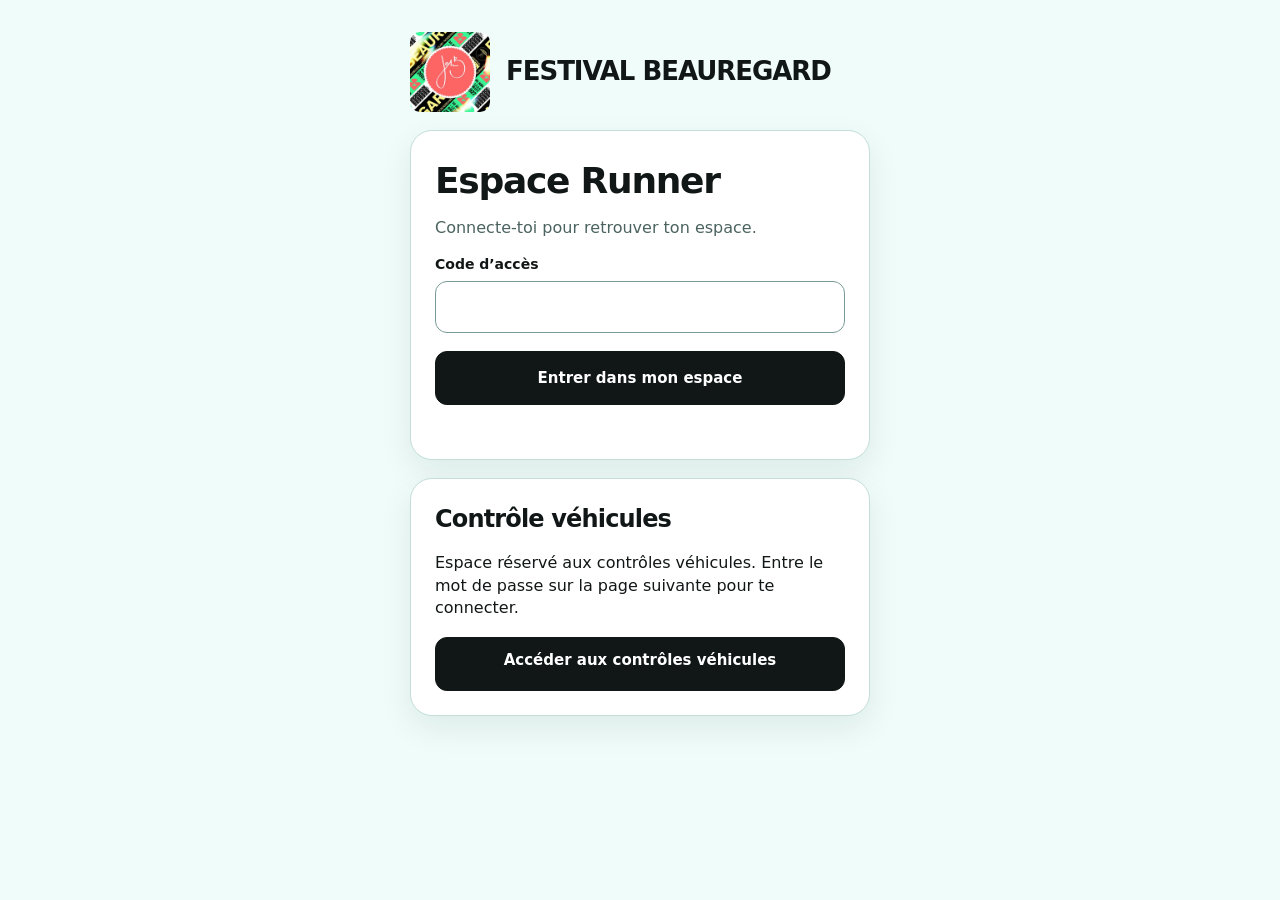
<file: index.html>
<!doctype html>
<html lang="fr">
<head>
  <meta charset="utf-8">
  <meta name="viewport" content="width=device-width, initial-scale=1, viewport-fit=cover">
  <meta name="theme-color" content="#174d43">
  <link rel="manifest" href="./manifest.json">
  <link rel="icon" href="./assets/beauregard-2027.jpg" type="image/jpeg">
  <link rel="stylesheet" href="./base.css">
  <link rel="stylesheet" href="./theme.css">
  <link rel="stylesheet" href="./themes/2027/theme.css?v=20261028-admin9">
  <title>Festival Beauregard — Espace Runner</title>
</head>
<body>
  <section id="bootScreen" class="boot-screen">
    <div class="boot-card">
      <span class="brand-mark" role="img" aria-label="Beauregard 2027"></span>
      <div class="spinner" role="status" aria-live="polite"></div>
      <p class="boot-title" id="bootTitle">Préparation de ton espace…</p>
      <p class="boot-note" id="bootNote">Le premier chargement peut prendre quelques instants.</p>
      <div class="boot-track"><i id="bootBar"></i></div>
    </div>
  </section>

  <section id="loginScreen" class="login-screen hidden">
    <div class="login-brand"><span class="brand-mark" role="img" aria-label="Beauregard 2027"></span><span>FESTIVAL BEAUREGARD</span></div>
    <div class="login-card">
      <h1>Espace Runner</h1>
      <p class="muted">Connecte-toi pour retrouver ton espace.</p>
      <form id="loginForm">
        <label for="accessCode">Code d’accès</label>
        <input id="accessCode" name="accessCode" type="password" autocomplete="current-password" required>
        <button class="button primary wide" type="submit">Entrer dans mon espace</button>
      </form>
      <p id="loginError" class="form-error" role="alert"></p>
    </div>
    <section class="login-card vehicle-access"><h2>Contrôle véhicules</h2><p>Espace réservé aux contrôles véhicules. Entre le mot de passe sur la page suivante pour te connecter.</p><a class="button primary wide" href="https://runner-fb.github.io/beauregard-vehicules/?login=1">Accéder aux contrôles véhicules</a></section>
  </section>

  <div id="appShell" class="app-shell hidden">
    <aside class="side-rail">
      <a class="brand-lockup" href="#" onclick="navigate('home');return false">
        <span class="brand-mark" role="img" aria-label="Beauregard 2027"></span><span><b>BEAUREGARD</b><span><small>ESPACE FESTIVAL</small></span></span>
      </a>
      <div class="edition-label" id="editionLabel">ÉDITION</div>
      <div id="desktopNav" class="desktop-nav"></div>
      <div class="side-bottom">
        <div class="connection-pill" data-kind=""><i></i><span id="connectionText">En ligne</span></div>
        <button class="quiet-button" id="syncNow" type="button">Synchroniser maintenant</button>
        <button class="quiet-button" onclick="logout()">Se déconnecter</button>
      </div>
    </aside>

    <main class="workspace">
      <header class="topbar">
        <div class="volunteer-brand"><span class="brand-mark volunteer-logo" role="img" aria-label="Beauregard Runner Navettes"></span><span><b>BEAUREGARD</b><small>RUNNER · 2027</small></span></div><div class="topbar-context"><span id="roleLabel">Bénévole</span><span class="separator">/</span><span id="pageCrumb">Accueil</span></div>
        <div class="topbar-user"><span id="userAvatar" class="avatar">B</span><div class="identity-label"><span id="userLabel">Mon espace</span></div><button class="icon-button" aria-label="Changer d’utilisateur" title="Changer d’utilisateur" onclick="logout()">⇄</button></div>
      </header>
      <section class="page-heading">
        <div><p class="eyebrow" id="pageEyebrow">MON FESTIVAL</p><h1 id="pageTitle">Accueil</h1><p id="pageSubtitle" class="muted">Toutes les informations utiles au même endroit.</p></div>
        <div id="headingActions" class="heading-actions"></div>
      </section>
      <div id="mobileSyncStatus" class="sync-status" role="status"><span id="mobileConnectionText">État du réseau…</span><button id="syncMobile" class="quiet-button" aria-label="Actualiser" title="Actualiser">↻</button></div>
      <div id="unsavedStatus" class="unsaved-status" role="status" hidden>Modifications non enregistrées</div>
      <div id="appNotice" class="notice hidden" role="status"><span id="noticeText"></span><button id="dismissNotice" aria-label="Fermer le message">✕</button></div>
      <section id="pageContent" class="page-content" aria-live="polite"></section>
    </main>
    <nav id="mobileNav" class="mobile-nav" aria-label="Navigation principale"></nav>
  </div>

  <div id="modalRoot"></div>

  <script src="./config.js"></script>
  <script src="./js/boot.js"></script>
  <script src="./js/queue.js?v=20261014-terrain"></script>
  <script src="./js/transport.js"></script>
  <script src="./js/screens-team.js"></script>
  <script src="./js/screens-shifts.js"></script>
  <script src="./js/admin-ux.js?v=20261014-terrain"></script>
  <script src="./contact-photos.js"></script>
  <script src="./js/terrain-state.js"></script>
  <script src="./js/handover.js"></script>
  <script src="./js/screens-handover.js"></script>
  <script src="./app.js?v=20261028-admin9"></script>
</body>
</html>
</file>
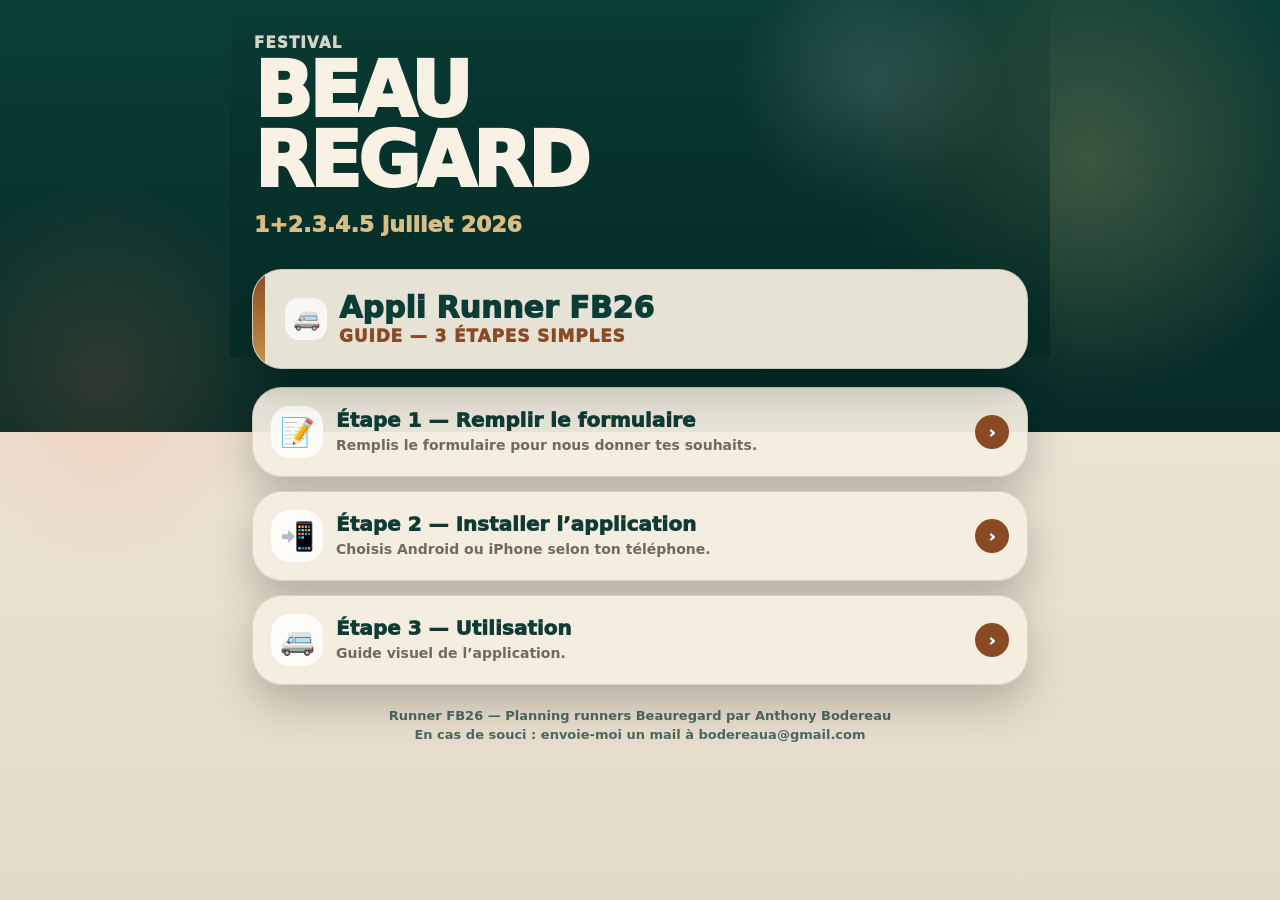
<file: appli.html>
<!DOCTYPE html>
<html lang="fr">
<head>
  <meta charset="UTF-8">
  <meta name="viewport" content="width=device-width, initial-scale=1.0, maximum-scale=1.0, user-scalable=no">

  <title>Appli runner FB26 — Guide</title>
  <meta name="theme-color" content="#111827">

  <style>
    :root {
      --green-dark: #0b3d36;
      --green-deep: #062b27;
      --cream: #f3ecdf;
      --text: #103b35;
      --muted: #74685d;
      --brown: #8a4b24;
      --gold: #c8934a;
      --border: rgba(70, 50, 30, 0.15);
      --shadow: 0 18px 42px rgba(0, 0, 0, 0.22);
      --radius-xl: 30px;
      --safe-bottom: env(safe-area-inset-bottom, 0px);
    }

    * {
      box-sizing: border-box;
      -webkit-tap-highlight-color: transparent;
    }

    body {
      margin: 0;
      min-height: 100vh;
      font-family: system-ui, -apple-system, BlinkMacSystemFont, "Segoe UI", sans-serif;
      color: var(--text);
      background:
        radial-gradient(circle at 85% 18%, rgba(243, 202, 112, 0.22), transparent 18%),
        radial-gradient(circle at 8% 42%, rgba(255, 125, 80, 0.16), transparent 15%),
        linear-gradient(180deg, var(--green-dark) 0%, var(--green-deep) 48%, #ebe2d4 48%, #e4dac8 100%);
    }

    .app-shell {
      width: 100%;
      max-width: 820px;
      margin: 0 auto;
      min-height: 100vh;
      padding-bottom: calc(34px + var(--safe-bottom));
    }

    .hero {
      min-height: 315px;
      padding: 34px 24px 120px;
      color: #f8f1e4;
      position: relative;
      overflow: hidden;
    }

    .hero::before {
      content: "";
      position: absolute;
      inset: 0;
      background:
        linear-gradient(180deg, rgba(5, 45, 39, 0.08), rgba(5, 45, 39, 0.92)),
        radial-gradient(circle at 78% 24%, rgba(255,255,255,0.18), transparent 19%);
      pointer-events: none;
    }

    .hero-content {
      position: relative;
      z-index: 1;
    }

    .brand-kicker {
      margin: 0 0 4px;
      font-weight: 950;
      font-size: 15px;
      letter-spacing: 0.08em;
      text-transform: uppercase;
      opacity: 0.85;
    }

    .brand-title {
      margin: 0;
      font-size: clamp(42px, 11vw, 76px);
      line-height: 0.92;
      font-weight: 950;
      letter-spacing: -0.045em;
      text-transform: uppercase;
    }

    .brand-subtitle {
      margin: 16px 0 0;
      color: #d7bd86;
      font-size: 22px;
      font-weight: 950;
    }

    main {
      margin-top: -88px;
      padding: 0 22px;
      position: relative;
      z-index: 2;
    }

    .intro-card,
    .accordion-card {
      border-radius: var(--radius-xl);
      background: rgba(245, 239, 226, 0.94);
      border: 1px solid var(--border);
      box-shadow: var(--shadow);
    }

    .intro-card {
      padding: 22px;
      margin-bottom: 18px;
      overflow: hidden;
      position: relative;
    }

    .intro-card::before {
      content: "";
      position: absolute;
      left: 0;
      top: 0;
      bottom: 0;
      width: 12px;
      border-radius: var(--radius-xl) 0 0 var(--radius-xl);
      background: linear-gradient(180deg, var(--brown), var(--gold));
    }

    .intro-header {
      display: flex;
      align-items: center;
      gap: 12px;
      padding-left: 10px;
    }

    .intro-icon {
      width: 42px;
      height: 42px;
      border-radius: 14px;
      display: grid;
      place-items: center;
      background: rgba(255,255,255,0.72);
      font-size: 22px;
      flex: 0 0 auto;
    }

    .intro-main {
      margin: 0;
      font-size: 30px;
      font-weight: 950;
      color: var(--green-dark);
      line-height: 1.05;
    }

    .intro-title {
      margin: 4px 0 0;
      color: var(--brown);
      font-size: 17px;
      line-height: 1.1;
      font-weight: 950;
      letter-spacing: 0.05em;
      text-transform: uppercase;
    }

    .accordion-list {
      display: grid;
      gap: 14px;
      margin-top: 18px;
    }

    .accordion-card {
      overflow: hidden;
    }

    .accordion-toggle {
      appearance: none;
      width: 100%;
      border: none;
      background: transparent;
      font: inherit;
      cursor: pointer;
      text-align: left;
      display: grid;
      grid-template-columns: 52px 1fr 34px;
      align-items: center;
      gap: 13px;
      padding: 18px;
      color: var(--text);
    }

    .accordion-icon {
      width: 52px;
      height: 52px;
      border-radius: 19px;
      display: grid;
      place-items: center;
      background: rgba(255,255,255,0.82);
      font-size: 28px;
      flex: 0 0 auto;
    }

    .accordion-title {
      display: block;
      font-size: 20px;
      font-weight: 950;
      line-height: 1.12;
    }

    .accordion-subtitle {
      display: block;
      margin-top: 5px;
      color: var(--muted);
      font-size: 14px;
      line-height: 1.35;
      font-weight: 700;
    }

    .accordion-arrow {
      width: 34px;
      height: 34px;
      border-radius: 50%;
      display: grid;
      place-items: center;
      background: var(--brown);
      color: #fff;
      font-weight: 950;
      transition: transform 0.2s ease;
    }

    .accordion-card.is-open .accordion-arrow {
      transform: rotate(90deg);
    }

    .accordion-content {
      display: none;
      padding: 0 18px 20px;
    }

    .accordion-card.is-open .accordion-content {
      display: block;
    }

    .inner-card {
      padding: 16px;
      border-radius: 22px;
      background: rgba(255,255,255,0.58);
      border: 1px solid rgba(20, 50, 45, 0.08);
    }

    .inner-title {
      margin: 0 0 12px;
      color: var(--brown);
      font-size: 21px;
      font-weight: 950;
      text-transform: uppercase;
      letter-spacing: 0.035em;
    }

    .steps {
      display: grid;
      gap: 10px;
      counter-reset: step;
    }

    .step {
      display: grid;
      grid-template-columns: 38px 1fr;
      gap: 11px;
      padding: 13px;
      border-radius: 18px;
      background: rgba(255,255,255,0.68);
      border: 1px solid rgba(20, 50, 45, 0.08);
    }

    .step::before {
      counter-increment: step;
      content: counter(step);
      width: 34px;
      height: 34px;
      border-radius: 50%;
      display: grid;
      place-items: center;
      color: #fff;
      background: var(--brown);
      font-weight: 950;
    }

    .step strong {
      display: block;
      font-size: 16px;
      line-height: 1.25;
    }

    .step span {
      display: block;
      margin-top: 3px;
      color: var(--muted);
      font-size: 14px;
      line-height: 1.35;
      font-weight: 650;
    }

    .install-choice-list {
      display: grid;
      gap: 10px;
    }

    .install-choice {
      border-radius: 22px;
      overflow: hidden;
      background: rgba(255,255,255,0.5);
      border: 1px solid rgba(20, 50, 45, 0.08);
    }

    .install-toggle {
      appearance: none;
      width: 100%;
      border: none;
      background: transparent;
      font: inherit;
      cursor: pointer;
      text-align: left;
      display: grid;
      grid-template-columns: 42px 1fr 30px;
      align-items: center;
      gap: 11px;
      padding: 14px;
      color: var(--text);
    }

    .install-icon {
      width: 42px;
      height: 42px;
      border-radius: 15px;
      display: grid;
      place-items: center;
      background: rgba(255,255,255,0.85);
      font-size: 23px;
    }

    .install-title {
      display: block;
      font-size: 17px;
      font-weight: 950;
    }

    .install-subtitle {
      display: block;
      margin-top: 3px;
      color: var(--muted);
      font-size: 13px;
      line-height: 1.3;
      font-weight: 700;
    }

    .install-arrow {
      width: 30px;
      height: 30px;
      border-radius: 50%;
      display: grid;
      place-items: center;
      background: rgba(138, 75, 36, 0.14);
      color: var(--brown);
      font-weight: 950;
      transition: transform 0.2s ease;
    }

    .install-choice.is-open .install-arrow {
      transform: rotate(90deg);
    }

    .install-content {
      display: none;
      padding: 0 14px 14px;
    }

    .install-choice.is-open .install-content {
      display: block;
    }

    .warning {
      margin-top: 14px;
      padding: 13px 14px;
      border-radius: 18px;
      background: rgba(255, 244, 218, 0.92);
      border: 1px solid rgba(201, 146, 75, 0.38);
      color: #6c431e;
      font-size: 14px;
      line-height: 1.4;
      font-weight: 760;
    }

    .slider {
      position: relative;
      overflow: hidden;
      border-radius: 22px;
      margin-top: 16px;
      background: rgba(255,255,255,0.55);
      border: 1px solid rgba(20, 50, 45, 0.08);
    }

    .slide {
      display: none;
      padding: 12px;
    }

    .slide.is-active {
      display: block;
    }

    .slide img {
      display: block;
      width: 100%;
      max-height: 620px;
      object-fit: contain;
      border-radius: 18px;
      background: #111827;
    }

    .slider-nav {
      position: absolute;
      top: 45%;
      transform: translateY(-50%);
      width: 42px;
      height: 42px;
      border-radius: 999px;
      border: none;
      background: rgba(0,0,0,0.52);
      color: #fff;
      font-size: 28px;
      font-weight: 950;
      display: grid;
      place-items: center;
      cursor: pointer;
      z-index: 5;
    }

    .slider-nav.prev {
      left: 16px;
    }

    .slider-nav.next {
      right: 16px;
    }

    .slider-dots {
      display: flex;
      justify-content: center;
      gap: 7px;
      padding: 0 0 14px;
    }

    .slider-dot {
      width: 9px;
      height: 9px;
      border-radius: 999px;
      border: none;
      background: rgba(116, 104, 93, 0.35);
      cursor: pointer;
    }

    .slider-dot.is-active {
      width: 22px;
      background: var(--brown);
    }

    .main-btn {
      appearance: none;
      width: 100%;
      min-height: 54px;
      border-radius: 999px;
      display: flex;
      align-items: center;
      justify-content: center;
      gap: 8px;
      text-align: center;
      text-decoration: none;
      font-size: 16px;
      font-weight: 950;
      border: none;
      cursor: pointer;
      margin-top: 14px;
      color: #fff;
      background: var(--brown);
      box-shadow: 0 14px 24px rgba(138, 75, 36, 0.28);
    }

    footer {
      padding: 22px 22px 0;
      text-align: center;
      color: rgba(16, 59, 53, 0.72);
      font-size: 13px;
      line-height: 1.45;
      font-weight: 700;
    }
  </style>
</head>

<body>
  <div class="app-shell">
    <header class="hero">
      <div class="hero-content">
        <p class="brand-kicker">Festival</p>
        <h1 class="brand-title">Beau<br>Regard</h1>
        <p class="brand-subtitle">1+2.3.4.5 juillet 2026</p>
      </div>
    </header>

    <main>
      <section class="intro-card">
        <div class="intro-header">
          <span class="intro-icon">🚐</span>
          <div>
            <div class="intro-main">Appli Runner FB26</div>
            <h2 class="intro-title">Guide — 3 étapes simples</h2>
          </div>
        </div>
      </section>

      <section class="accordion-list">

        <article class="accordion-card" data-accordion="formulaire">
          <button class="accordion-toggle" type="button">
            <span class="accordion-icon">📝</span>
            <span>
              <span class="accordion-title">Étape 1 — Remplir le formulaire</span>
              <span class="accordion-subtitle">Remplis le formulaire pour nous donner tes souhaits.</span>
            </span>
            <span class="accordion-arrow">›</span>
          </button>

          <div class="accordion-content">
            <div class="inner-card">
              <h3 class="inner-title">Formulaire bénévole</h3>

              <div class="steps">
                <div class="step">
                  <div>
                    <strong>Remplis les informations demandées.</strong>
                    <span>Indique tes préférences et tes souhaits.</span>
                  </div>
                </div>

                <div class="step">
                  <div>
                    <strong>Tes choix sont consultatifs.</strong>
                    <span>Ils seront pris en compte autant que possible, mais ils ne peuvent pas être garantis.</span>
                  </div>
                </div>

                <div class="step">
                  <div>
                    <strong>Valide l’envoi du formulaire.</strong>
                    <span>Une fois envoyé, tes réponses seront utilisées pour préparer le planning.</span>
                  </div>
                </div>
              </div>

              <a class="main-btn" href="https://forms.gle/xiqFxvP77rRJHLFR6" target="_blank" rel="noopener">
                📝 Répondre au formulaire
              </a>
            </div>
          </div>
        </article>

        <article class="accordion-card" data-accordion="installation">
          <button class="accordion-toggle" type="button">
            <span class="accordion-icon">📲</span>
            <span>
              <span class="accordion-title">Étape 2 — Installer l’application</span>
              <span class="accordion-subtitle">Choisis Android ou iPhone selon ton téléphone.</span>
            </span>
            <span class="accordion-arrow">›</span>
          </button>

          <div class="accordion-content">
            <div class="inner-card">
              <h3 class="inner-title">Installation</h3>

              <div class="install-choice-list">

                <div class="install-choice" data-install="android">
                  <button class="install-toggle" type="button">
                    <span class="install-icon">🤖</span>
                    <span>
                      <span class="install-title">Android</span>
                      <span class="install-subtitle">Chrome conseillé. Simple, propre, efficace.</span>
                    </span>
                    <span class="install-arrow">›</span>
                  </button>

                  <div class="install-content">
                    <div class="steps">
                      <div class="step">
                        <div>
                          <strong>Ouvre le lien avec ton navigateur.</strong>
                          <span>Si possible, utilise Chrome pour éviter les mauvaises surprises.</span>
                        </div>
                      </div>

                      <div class="step">
                        <div>
                          <strong>Appuie sur le menu ⋮.</strong>
                          <span>Ce sont les trois petits points, en haut ou en bas selon le téléphone.</span>
                        </div>
                      </div>

                      <div class="step">
                        <div>
                          <strong>Choisis “Ajouter à l’écran d’accueil”.</strong>
                          <span>Selon le navigateur, le texte peut aussi être “Installer l’application”.</span>
                        </div>
                      </div>

                      <div class="step">
                        <div>
                          <strong>Valide l’installation.</strong>
                          <span>L’icône Runner FB26 apparaîtra comme une vraie application.</span>
                        </div>
                      </div>
                    </div>

                    <div class="warning">
                      Si Google Play Protect affiche une alerte, appuie sur “Plus de détails”, puis sur “Installer quand même”.
                    </div>
                  </div>
                </div>

                <div class="install-choice" data-install="ios">
                  <button class="install-toggle" type="button">
                    <span class="install-icon">🍎</span>
                    <span>
                      <span class="install-title">iPhone</span>
                      <span class="install-subtitle">Obligatoirement avec Safari. Pas Chrome.</span>
                    </span>
                    <span class="install-arrow">›</span>
                  </button>

                  <div class="install-content">
                    <div class="steps">
                      <div class="step">
                        <div>
                          <strong>Ouvre le lien avec Safari.</strong>
                          <span>Sur iPhone, l’installation sur l’écran d’accueil passe par Safari.</span>
                        </div>
                      </div>

                      <div class="step">
                        <div>
                          <strong>Appuie sur le bouton Partager.</strong>
                          <span>C’est l’icône avec un carré et une flèche vers le haut.</span>
                        </div>
                      </div>

                      <div class="step">
                        <div>
                          <strong>Choisis “Sur l’écran d’accueil”.</strong>
                          <span>Fais défiler la liste si l’option n’apparaît pas tout de suite.</span>
                        </div>
                      </div>

                      <div class="step">
                        <div>
                          <strong>Appuie sur “Ajouter”.</strong>
                          <span>L’icône Runner FB26 sera ajoutée comme une application.</span>
                        </div>
                      </div>
                    </div>

                    <div class="warning">
                      Sur iPhone, le mode hors ligne peut être plus capricieux. Ouvre l’application une première fois avec du réseau avant le festival.
                    </div>
                  </div>
                </div>

              </div>

              <a class="main-btn" href="./">
                🚐 Ouvrir l’application
              </a>
            </div>
          </div>
        </article>

        <article class="accordion-card" data-accordion="utilisation">
          <button class="accordion-toggle" type="button">
            <span class="accordion-icon">🚐</span>
            <span>
              <span class="accordion-title">Étape 3 — Utilisation</span>
              <span class="accordion-subtitle">Guide visuel de l’application.</span>
            </span>
            <span class="accordion-arrow">›</span>
          </button>

          <div class="accordion-content">
            <div class="inner-card">
              <h3 class="inner-title">Utiliser Runner FB26</h3>

              <div class="slider" data-slider="guide-utilisation">
                <div class="slide is-active">
                  <img src="./Accueil.png" alt="Accueil Runner FB26">
                </div>

                <div class="slide">
                  <img src="./Mes_creneaux.png" alt="Mes créneaux Runner FB26">
                </div>

                <div class="slide">
                  <img src="./Planning.png" alt="Planning Runner FB26">
                </div>

                <div class="slide">
                  <img src="./Contacts.png" alt="Contacts Runner FB26">
                </div>

                <button class="slider-nav prev" type="button" aria-label="Image précédente">‹</button>
                <button class="slider-nav next" type="button" aria-label="Image suivante">›</button>
                <div class="slider-dots" aria-label="Navigation du guide visuel"></div>
              </div>

              <a class="main-btn" href="./">
                🚐 Lancer Runner FB26
              </a>
            </div>
          </div>
        </article>

      </section>
    </main>

    <footer>
      Runner FB26 — Planning runners Beauregard par Anthony Bodereau<br>
      En cas de souci : envoie-moi un mail à bodereaua@gmail.com
    </footer>
  </div>

  <script>
    (function initGuidePage() {
      const mainCards = Array.from(document.querySelectorAll("[data-accordion]"));
      const installChoices = Array.from(document.querySelectorAll("[data-install]"));

      function toggleMainAccordion(name) {
        const targetCard = document.querySelector('[data-accordion="' + name + '"]');
        if (!targetCard) return;

        const wasOpen = targetCard.classList.contains("is-open");

        mainCards.forEach(card => {
          card.classList.remove("is-open");
        });

        if (!wasOpen) {
          targetCard.classList.add("is-open");
          setTimeout(() => {
            targetCard.scrollIntoView({ behavior: "smooth", block: "start" });
          }, 60);
        }
      }

      function toggleInstallChoice(name) {
        const targetChoice = document.querySelector('[data-install="' + name + '"]');
        if (!targetChoice) return;

        const wasOpen = targetChoice.classList.contains("is-open");

        installChoices.forEach(choice => {
          choice.classList.remove("is-open");
        });

        if (!wasOpen) {
          targetChoice.classList.add("is-open");
        }
      }

      mainCards.forEach(card => {
        const toggle = card.querySelector(".accordion-toggle");
        if (!toggle) return;

        toggle.addEventListener("click", () => {
          toggleMainAccordion(card.dataset.accordion);
        });
      });

      installChoices.forEach(choice => {
        const toggle = choice.querySelector(".install-toggle");
        if (!toggle) return;

        toggle.addEventListener("click", () => {
          toggleInstallChoice(choice.dataset.install);
        });
      });

      document.querySelectorAll("[data-slider]").forEach(slider => {
        const slides = Array.from(slider.querySelectorAll(".slide"));
        const prev = slider.querySelector(".prev");
        const next = slider.querySelector(".next");
        const dotsContainer = slider.querySelector(".slider-dots");

        if (!slides.length || !prev || !next || !dotsContainer) return;

        let currentIndex = 0;
        let startX = 0;

        slides.forEach((_, index) => {
          const dot = document.createElement("button");
          dot.type = "button";
          dot.className = "slider-dot";
          dot.setAttribute("aria-label", "Voir l’écran " + (index + 1));

          dot.addEventListener("click", () => {
            showSlide(index);
          });

          dotsContainer.appendChild(dot);
        });

        const dots = Array.from(dotsContainer.querySelectorAll(".slider-dot"));

        function showSlide(index) {
          currentIndex = (index + slides.length) % slides.length;

          slides.forEach((slide, slideIndex) => {
            slide.classList.toggle("is-active", slideIndex === currentIndex);
          });

          dots.forEach((dot, dotIndex) => {
            dot.classList.toggle("is-active", dotIndex === currentIndex);
          });
        }

        next.addEventListener("click", () => {
          showSlide(currentIndex + 1);
        });

        prev.addEventListener("click", () => {
          showSlide(currentIndex - 1);
        });

        slider.addEventListener("touchstart", event => {
          startX = event.touches[0].clientX;
        }, { passive: true });

        slider.addEventListener("touchend", event => {
          const endX = event.changedTouches[0].clientX;
          const diff = startX - endX;

          if (Math.abs(diff) < 50) return;

          if (diff > 0) {
            showSlide(currentIndex + 1);
          } else {
            showSlide(currentIndex - 1);
          }
        }, { passive: true });

        showSlide(0);
      });
    })();
  </script>
</body>
</html>
</file>
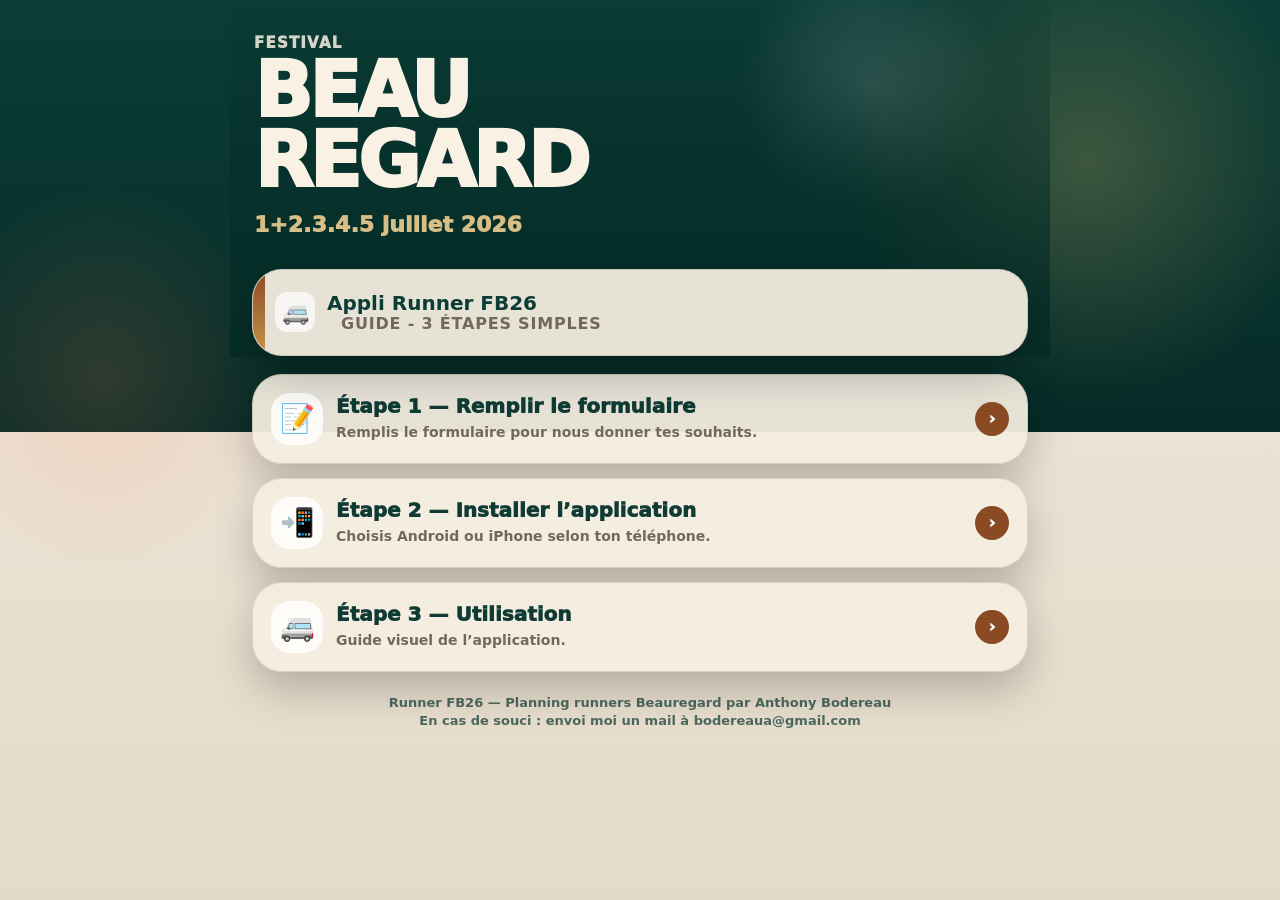
<file: install.html>
<!DOCTYPE html>
<html lang="fr">
<head>
  <meta charset="UTF-8">
  <meta name="viewport" content="width=device-width, initial-scale=1.0, maximum-scale=1.0, user-scalable=no">
  <title>Runner FB26 — Guide bénévole</title>
  <meta name="theme-color" content="#111827">

  <style>
    :root {
      --green-dark: #0b3d36;
      --green-deep: #062b27;
      --cream: #f3ecdf;
      --cream-2: #fff9ee;
      --text: #103b35;
      --muted: #74685d;
      --brown: #8a4b24;
      --gold: #c8934a;
      --border: rgba(70, 50, 30, 0.15);
      --shadow: 0 18px 42px rgba(0, 0, 0, 0.22);
      --radius-xl: 30px;
      --safe-bottom: env(safe-area-inset-bottom, 0px);
    }

    * { box-sizing: border-box; -webkit-tap-highlight-color: transparent; }

    body {
      margin: 0;
      min-height: 100vh;
      font-family: system-ui, -apple-system, BlinkMacSystemFont, "Segoe UI", sans-serif;
      color: var(--text);
      background:
        radial-gradient(circle at 85% 18%, rgba(243, 202, 112, 0.22), transparent 18%),
        radial-gradient(circle at 8% 42%, rgba(255, 125, 80, 0.16), transparent 15%),
        linear-gradient(180deg, var(--green-dark) 0%, var(--green-deep) 48%, #ebe2d4 48%, #e4dac8 100%);
    }

    .app-shell {
      width: 100%;
      max-width: 820px;
      margin: 0 auto;
      min-height: 100vh;
      padding-bottom: calc(34px + var(--safe-bottom));
    }

    .hero {
      min-height: 315px;
      padding: 34px 24px 120px;
      color: #f8f1e4;
      position: relative;
      overflow: hidden;
    }

    .hero::before {
      content: "";
      position: absolute;
      inset: 0;
      background:
        linear-gradient(180deg, rgba(5, 45, 39, 0.08), rgba(5, 45, 39, 0.92)),
        radial-gradient(circle at 78% 24%, rgba(255,255,255,0.18), transparent 19%);
      pointer-events: none;
    }

    .hero-content { position: relative; z-index: 1; }

    .brand-kicker {
      margin: 0 0 4px;
      font-weight: 950;
      font-size: 15px;
      letter-spacing: 0.08em;
      text-transform: uppercase;
      opacity: 0.85;
    }

    .brand-title {
      margin: 0;
      font-size: clamp(42px, 11vw, 76px);
      line-height: 0.92;
      font-weight: 950;
      letter-spacing: -0.045em;
      text-transform: uppercase;
    }

    .brand-subtitle {
      margin: 16px 0 0;
      color: #d7bd86;
      font-size: 22px;
      font-weight: 950;
    }

    .hero-pill {
      margin-top: 28px;
      display: inline-flex;
      align-items: center;
      gap: 10px;
      max-width: 100%;
      padding: 13px 16px;
      border-radius: 999px;
      background: rgba(245, 239, 226, 0.9);
      color: var(--text);
      box-shadow: 0 12px 26px rgba(0,0,0,0.2);
      font-weight: 950;
    }

    .hero-pill span:first-child {
      width: 34px;
      height: 34px;
      border-radius: 50%;
      display: grid;
      place-items: center;
      background: rgba(255,255,255,0.75);
    }

    main {
      margin-top: -88px;
      padding: 0 22px;
      position: relative;
      z-index: 2;
    }

    .intro-card,
    .accordion-card {
      border-radius: var(--radius-xl);
      background: rgba(245, 239, 226, 0.94);
      border: 1px solid var(--border);
      box-shadow: var(--shadow);
    }

    .intro-card {
      padding: 22px;
      margin-bottom: 18px;
      overflow: hidden;
      position: relative;
    }

    .intro-card::before {
      content: "";
      position: absolute;
      left: 0;
      top: 0;
      bottom: 0;
      width: 12px;
      border-radius: var(--radius-xl) 0 0 var(--radius-xl);
      background: linear-gradient(180deg, var(--brown), var(--gold));
    }

    .intro-title {
      margin: 0;
      padding-left: 14px;
      color: var(--brown);
      font-size: 25px;
      line-height: 1.05;
      font-weight: 950;
      letter-spacing: 0.035em;
      text-transform: uppercase;
    }

    .intro-text {
      margin: 11px 0 0;
      padding-left: 14px;
      color: var(--muted);
      font-size: 15px;
      line-height: 1.45;
      font-weight: 680;
    }

    .accordion-list {
      display: grid;
      gap: 14px;
      margin-top: 18px;
    }

    .accordion-card { overflow: hidden; }

    .accordion-toggle {
      appearance: none;
      width: 100%;
      border: none;
      background: transparent;
      font: inherit;
      cursor: pointer;
      text-align: left;
      display: grid;
      grid-template-columns: 52px 1fr 34px;
      align-items: center;
      gap: 13px;
      padding: 18px;
      color: var(--text);
    }

    .accordion-icon {
      width: 52px;
      height: 52px;
      border-radius: 19px;
      display: grid;
      place-items: center;
      background: rgba(255,255,255,0.82);
      font-size: 28px;
      flex: 0 0 auto;
    }

    .accordion-title {
      display: block;
      font-size: 20px;
      font-weight: 950;
      line-height: 1.12;
    }

    .accordion-subtitle {
      display: block;
      margin-top: 5px;
      color: var(--muted);
      font-size: 14px;
      line-height: 1.35;
      font-weight: 700;
    }

    .accordion-arrow {
      width: 34px;
      height: 34px;
      border-radius: 50%;
      display: grid;
      place-items: center;
      background: var(--brown);
      color: #fff;
      font-weight: 950;
      transition: transform 0.2s ease;
    }

    .accordion-card.is-open .accordion-arrow { transform: rotate(90deg); }

    .accordion-content {
      display: none;
      padding: 0 18px 20px;
    }

    .accordion-card.is-open .accordion-content { display: block; }

    .inner-card {
      padding: 16px;
      border-radius: 22px;
      background: rgba(255,255,255,0.58);
      border: 1px solid rgba(20, 50, 45, 0.08);
    }

    .inner-title {
      margin: 0 0 12px;
      color: var(--brown);
      font-size: 21px;
      font-weight: 950;
      text-transform: uppercase;
      letter-spacing: 0.035em;
    }

    .steps {
      display: grid;
      gap: 10px;
      counter-reset: step;
    }

    .step {
      display: grid;
      grid-template-columns: 38px 1fr;
      gap: 11px;
      padding: 13px;
      border-radius: 18px;
      background: rgba(255,255,255,0.68);
      border: 1px solid rgba(20, 50, 45, 0.08);
    }

    .step::before {
      counter-increment: step;
      content: counter(step);
      width: 34px;
      height: 34px;
      border-radius: 50%;
      display: grid;
      place-items: center;
      color: #fff;
      background: var(--brown);
      font-weight: 950;
    }

    .step strong {
      display: block;
      font-size: 16px;
      line-height: 1.25;
    }

    .step span {
      display: block;
      margin-top: 3px;
      color: var(--muted);
      font-size: 14px;
      line-height: 1.35;
      font-weight: 650;
    }

    .install-choice-list {
      display: grid;
      gap: 10px;
    }

    .install-choice {
      border-radius: 22px;
      overflow: hidden;
      background: rgba(255,255,255,0.5);
      border: 1px solid rgba(20, 50, 45, 0.08);
    }

    .install-toggle {
      appearance: none;
      width: 100%;
      border: none;
      background: transparent;
      font: inherit;
      cursor: pointer;
      text-align: left;
      display: grid;
      grid-template-columns: 42px 1fr 30px;
      align-items: center;
      gap: 11px;
      padding: 14px;
      color: var(--text);
    }

    .install-icon {
      width: 42px;
      height: 42px;
      border-radius: 15px;
      display: grid;
      place-items: center;
      background: rgba(255,255,255,0.85);
      font-size: 23px;
    }

    .install-title {
      display: block;
      font-size: 17px;
      font-weight: 950;
    }

    .install-subtitle {
      display: block;
      margin-top: 3px;
      color: var(--muted);
      font-size: 13px;
      line-height: 1.3;
      font-weight: 700;
    }

    .install-arrow {
      width: 30px;
      height: 30px;
      border-radius: 50%;
      display: grid;
      place-items: center;
      background: rgba(138, 75, 36, 0.14);
      color: var(--brown);
      font-weight: 950;
      transition: transform 0.2s ease;
    }

    .install-choice.is-open .install-arrow { transform: rotate(90deg); }

    .install-content {
      display: none;
      padding: 0 14px 14px;
    }

    .install-choice.is-open .install-content { display: block; }

    .warning {
      margin-top: 14px;
      padding: 13px 14px;
      border-radius: 18px;
      background: rgba(255, 244, 218, 0.92);
      border: 1px solid rgba(201, 146, 75, 0.38);
      color: #6c431e;
      font-size: 14px;
      line-height: 1.4;
      font-weight: 760;
    }

    .slider {
      position: relative;
      overflow: hidden;
      border-radius: 22px;
      margin-top: 16px;
      background: rgba(255,255,255,0.55);
      border: 1px solid rgba(20, 50, 45, 0.08);
    }

    .slide {
      display: none;
      padding: 12px;
    }

    .slide.is-active { display: block; }

    .slide img {
      display: block;
      width: 100%;
      max-height: 620px;
      object-fit: contain;
      border-radius: 18px;
      background: #111827;
    }

    .slider-nav {
      position: absolute;
      top: 45%;
      transform: translateY(-50%);
      width: 42px;
      height: 42px;
      border-radius: 999px;
      border: none;
      background: rgba(0,0,0,0.52);
      color: #fff;
      font-size: 28px;
      font-weight: 950;
      display: grid;
      place-items: center;
      cursor: pointer;
      z-index: 5;
    }

    .slider-nav.prev { left: 16px; }
    .slider-nav.next { right: 16px; }

    .slider-dots {
      display: flex;
      justify-content: center;
      gap: 7px;
      padding: 0 0 14px;
    }

    .slider-dot {
      width: 9px;
      height: 9px;
      border-radius: 999px;
      border: none;
      background: rgba(116, 104, 93, 0.35);
      cursor: pointer;
    }

    .slider-dot.is-active {
      width: 22px;
      background: var(--brown);
    }

    .main-btn,
    .ghost-btn {
      appearance: none;
      width: 100%;
      min-height: 54px;
      border-radius: 999px;
      display: flex;
      align-items: center;
      justify-content: center;
      gap: 8px;
      text-align: center;
      text-decoration: none;
      font-size: 16px;
      font-weight: 950;
      border: none;
      cursor: pointer;
      margin-top: 14px;
    }

    .main-btn {
      color: #fff;
      background: var(--brown);
      box-shadow: 0 14px 24px rgba(138, 75, 36, 0.28);
    }

    .ghost-btn {
      color: var(--text);
      background: rgba(255,255,255,0.68);
      border: 1px solid rgba(20, 50, 45, 0.1);
    }

    .intro-header {
  display: flex;
  align-items: center;
  gap: 12px;
}

.intro-icon {
  width: 40px;
  height: 40px;
  border-radius: 12px;
  display: grid;
  place-items: center;
  background: rgba(255,255,255,0.7);
  font-size: 22px;
}

.intro-main {
  font-size: 20px;
  font-weight: 900;
  color: var(--green-dark);
  line-height: 1.1;
}

.intro-title {
  margin: 2px 0 0;
  font-size: 16px;
  font-weight: 800;
  color: var(--muted);
  text-transform: uppercase;
  letter-spacing: 0.05em;
}

    footer {
      padding: 22px 22px 0;
      text-align: center;
      color: rgba(16, 59, 53, 0.72);
      font-size: 13px;
      line-height: 1.45;
      font-weight: 700;
    }
  </style>
</head>

<body>
  <div class="app-shell">
    <header class="hero">
      <div class="hero-content">
        <p class="brand-kicker">Festival</p>
        <h1 class="brand-title">Beau<br>Regard</h1>
        <p class="brand-subtitle">1+2.3.4.5 juillet 2026</p>
      </div>
    </header>

    <main>
     <section class="intro-card">

  <div class="intro-header">
    <span class="intro-icon">🚐</span>
    <div>
      <div class="intro-main">Appli Runner FB26</div>
      <h2 class="intro-title">Guide - 3 étapes simples</h2>
    </div>
  </div>

</section>

      <section class="accordion-list">

        <article class="accordion-card" data-accordion="formulaire">
          <button class="accordion-toggle" type="button">
            <span class="accordion-icon">📝</span>
            <span>
              <span class="accordion-title">Étape 1 — Remplir le formulaire</span>
              <span class="accordion-subtitle">Remplis le formulaire pour nous donner tes souhaits.</span>
            </span>
            <span class="accordion-arrow">›</span>
          </button>

          <div class="accordion-content">
            <div class="inner-card">
              <h3 class="inner-title">Formulaire bénévole</h3>

              <div class="steps">
                <div class="step">
                  <div>
                    <strong>Remplis les infos demandées.</strong>
                    <span>Indique tes préférences et tes souhaits.</span>
                  </div>
                </div>

                <div class="step">
                  <div>
                    <strong>Tes choix sont consultatifs.</strong>
                    <span>Ils seront pris en compte autant que possible, mais ils ne peuvent pas être garantis.</span>
                  </div>
                </div>

                <div class="step">
                  <div>
                    <strong>Valide l’envoi du formulaire.</strong>
                    <span>Une fois envoyé, tes réponses seront utilisées pour préparer le planning.</span>
                  </div>
                </div>
              </div>

              <a class="main-btn" href="https://forms.gle/xiqFxvP77rRJHLFR6" target="_blank" rel="noopener">
                📝 Répondre au formulaire
              </a>
            </div>
          </div>
        </article>

        <article class="accordion-card" data-accordion="installation">
          <button class="accordion-toggle" type="button">
            <span class="accordion-icon">📲</span>
            <span>
              <span class="accordion-title">Étape 2 — Installer l’application</span>
              <span class="accordion-subtitle">Choisis Android ou iPhone selon ton téléphone.</span>
            </span>
            <span class="accordion-arrow">›</span>
          </button>

          <div class="accordion-content">
            <div class="inner-card">
              <h3 class="inner-title">Installation</h3>

              <div class="install-choice-list">

                <div class="install-choice" data-install="android">
                  <button class="install-toggle" type="button">
                    <span class="install-icon">🤖</span>
                    <span>
                      <span class="install-title">Android</span>
                      <span class="install-subtitle">Chrome conseillé. Simple, propre, efficace.</span>
                    </span>
                    <span class="install-arrow">›</span>
                  </button>

                  <div class="install-content">
                    <div class="steps">
                      <div class="step">
                        <div>
                          <strong>Ouvre le lien avec ton navigateur.</strong>
                          <span>Si possible, utilise Chrome pour éviter les surprises.</span>
                        </div>
                      </div>

                      <div class="step">
                        <div>
                          <strong>Appuie sur le menu ⋮.</strong>
                          <span>Ce sont les trois petits points en haut ou en bas selon le téléphone.</span>
                        </div>
                      </div>

                      <div class="step">
                        <div>
                          <strong>Choisis “Ajouter à l’écran d’accueil”.</strong>
                          <span>Selon le navigateur, le texte peut aussi être “Installer l’application”.</span>
                        </div>
                      </div>

                      <div class="step">
                        <div>
                          <strong>Valide l’installation.</strong>
                          <span>L’icône Runner FB26 apparaîtra comme une vraie application.</span>
                        </div>
                      </div>
                    </div>

                    <div class="warning">
                      Si Google Play Protect affiche une alerte, appuie sur “Plus de détails”, puis sur “Installer quand même”.
                    </div>
                  </div>
                </div>

                <div class="install-choice" data-install="ios">
                  <button class="install-toggle" type="button">
                    <span class="install-icon">🍎</span>
                    <span>
                      <span class="install-title">iPhone</span>
                      <span class="install-subtitle">Obligatoirement avec Safari. Pas Chrome.</span>
                    </span>
                    <span class="install-arrow">›</span>
                  </button>

                  <div class="install-content">
                    <div class="steps">
                      <div class="step">
                        <div>
                          <strong>Ouvre le lien avec Safari.</strong>
                          <span>Sur iPhone, l’installation sur l’écran d’accueil passe par Safari.</span>
                        </div>
                      </div>

                      <div class="step">
                        <div>
                          <strong>Appuie sur le bouton Partager.</strong>
                          <span>C’est l’icône avec un carré et une flèche vers le haut.</span>
                        </div>
                      </div>

                      <div class="step">
                        <div>
                          <strong>Choisis “Sur l’écran d’accueil”.</strong>
                          <span>Fais défiler la liste si l’option n’apparaît pas tout de suite.</span>
                        </div>
                      </div>

                      <div class="step">
                        <div>
                          <strong>Appuie sur “Ajouter”.</strong>
                          <span>L’icône Runner FB26 sera ajoutée comme une application.</span>
                        </div>
                      </div>
                    </div>

                    <div class="warning">
                      Sur iPhone, le mode hors ligne peut être plus capricieux. Ouvre l’application une première fois avec du réseau avant le festival.
                    </div>
                  </div>
                </div>

              </div>

              <a class="main-btn" href="./">
                🚐 Ouvrir l’application
              </a>
            </div>
          </div>
        </article>

       <article class="accordion-card" data-accordion="utilisation">
  <button class="accordion-toggle" type="button">
    <span class="accordion-icon">🚐</span>
    <span>
      <span class="accordion-title">Étape 3 — Utilisation</span>
      <span class="accordion-subtitle">Guide visuel de l’application.</span>
    </span>
    <span class="accordion-arrow">›</span>
  </button>

  <div class="accordion-content">
    <div class="inner-card">
      <h3 class="inner-title">Utiliser Runner FB26</h3>

      <div class="slider" data-slider="guide-utilisation">
        <div class="slide is-active">
          <img src="./Accueil.png" alt="Accueil Runner FB26">
        </div>

        <div class="slide">
          <img src="./Mes_creneaux.png" alt="Mes créneaux Runner FB26">
        </div>

        <div class="slide">
          <img src="./Planning.png" alt="Planning Runner FB26">
        </div>

        <div class="slide">
          <img src="./Contacts.png" alt="Contacts Runner FB26">
        </div>

        <button class="slider-nav prev" type="button" aria-label="Image précédente">‹</button>
        <button class="slider-nav next" type="button" aria-label="Image suivante">›</button>
        <div class="slider-dots" aria-label="Navigation du guide visuel"></div>
      </div>

      <a class="main-btn" href="./">
        🚐 Lancer Runner FB26
      </a>
      
    </div>
  </div>
</article>

      </section>
    </main>

    <footer>
      Runner FB26 — Planning runners Beauregard par Anthony Bodereau<br>
      En cas de souci : envoi moi un mail à bodereaua@gmail.com
     
    </footer>
  </div>

  <script>
    (function initGuidePage() {
      const mainCards = Array.from(document.querySelectorAll("[data-accordion]"));
      const installChoices = Array.from(document.querySelectorAll("[data-install]"));

      function toggleMainAccordion(name) {
        const targetCard = document.querySelector('[data-accordion="' + name + '"]');
        if (!targetCard) return;

        const wasOpen = targetCard.classList.contains("is-open");

        mainCards.forEach(card => {
          card.classList.remove("is-open");
        });

        if (!wasOpen) {
          targetCard.classList.add("is-open");
          setTimeout(() => {
            targetCard.scrollIntoView({ behavior: "smooth", block: "start" });
          }, 60);
        }
      }

      function toggleInstallChoice(name) {
        const targetChoice = document.querySelector('[data-install="' + name + '"]');
        if (!targetChoice) return;

        const wasOpen = targetChoice.classList.contains("is-open");

        installChoices.forEach(choice => {
          choice.classList.remove("is-open");
        });

        if (!wasOpen) {
          targetChoice.classList.add("is-open");
        }
      }

      mainCards.forEach(card => {
        const toggle = card.querySelector(".accordion-toggle");
        if (!toggle) return;

        toggle.addEventListener("click", () => {
          toggleMainAccordion(card.dataset.accordion);
        });
      });

      installChoices.forEach(choice => {
        const toggle = choice.querySelector(".install-toggle");
        if (!toggle) return;

        toggle.addEventListener("click", () => {
          toggleInstallChoice(choice.dataset.install);
        });
      });

      document.querySelectorAll("[data-open-main]").forEach(button => {
        button.addEventListener("click", () => {
          toggleMainAccordion(button.dataset.openMain);
        });
      });

      document.querySelectorAll("[data-slider]").forEach(slider => {
        const slides = Array.from(slider.querySelectorAll(".slide"));
        const prev = slider.querySelector(".prev");
        const next = slider.querySelector(".next");
        const dotsContainer = slider.querySelector(".slider-dots");

        if (!slides.length || !prev || !next || !dotsContainer) return;

        let currentIndex = 0;
        let startX = 0;

        slides.forEach((_, index) => {
          const dot = document.createElement("button");
          dot.type = "button";
          dot.className = "slider-dot";
          dot.setAttribute("aria-label", "Voir l'écran " + (index + 1));

          dot.addEventListener("click", () => {
            showSlide(index);
          });

          dotsContainer.appendChild(dot);
        });

        const dots = Array.from(dotsContainer.querySelectorAll(".slider-dot"));

        function showSlide(index) {
          currentIndex = (index + slides.length) % slides.length;

          slides.forEach((slide, slideIndex) => {
            slide.classList.toggle("is-active", slideIndex === currentIndex);
          });

          dots.forEach((dot, dotIndex) => {
            dot.classList.toggle("is-active", dotIndex === currentIndex);
          });
        }

        next.addEventListener("click", () => {
          showSlide(currentIndex + 1);
        });

        prev.addEventListener("click", () => {
          showSlide(currentIndex - 1);
        });

        slider.addEventListener("touchstart", event => {
          startX = event.touches[0].clientX;
        }, { passive: true });

        slider.addEventListener("touchend", event => {
          const endX = event.changedTouches[0].clientX;
          const diff = startX - endX;

          if (Math.abs(diff) < 50) return;

          if (diff > 0) {
            showSlide(currentIndex + 1);
          } else {
            showSlide(currentIndex - 1);
          }
        }, { passive: true });

        showSlide(0);
      });
    })();
  </script>
</body>
</html>
</file>
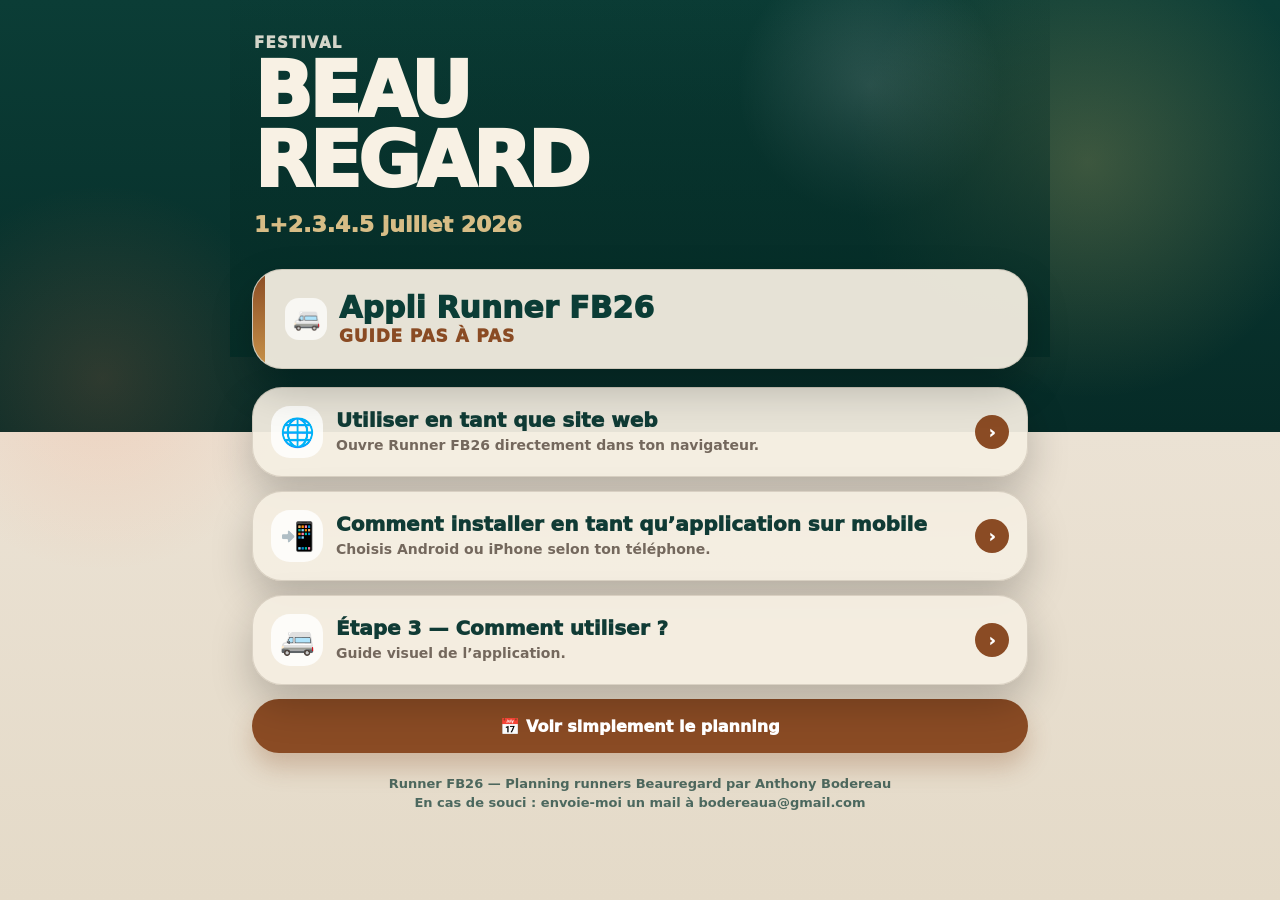
<file: planning.html>
<!DOCTYPE html>
<html lang="fr">
<head>
  <meta charset="UTF-8">
  <meta name="viewport" content="width=device-width, initial-scale=1.0, maximum-scale=1.0, user-scalable=no">

  <title>Appli runner FB26 — Guide</title>
  <meta name="theme-color" content="#111827">

  <style>
    :root {
      --green-dark: #0b3d36;
      --green-deep: #062b27;
      --cream: #f3ecdf;
      --text: #103b35;
      --muted: #74685d;
      --brown: #8a4b24;
      --gold: #c8934a;
      --border: rgba(70, 50, 30, 0.15);
      --shadow: 0 18px 42px rgba(0, 0, 0, 0.22);
      --radius-xl: 30px;
      --safe-bottom: env(safe-area-inset-bottom, 0px);
    }

    * {
      box-sizing: border-box;
      -webkit-tap-highlight-color: transparent;
    }

    body {
      margin: 0;
      min-height: 100vh;
      font-family: system-ui, -apple-system, BlinkMacSystemFont, "Segoe UI", sans-serif;
      color: var(--text);
      background:
        radial-gradient(circle at 85% 18%, rgba(243, 202, 112, 0.22), transparent 18%),
        radial-gradient(circle at 8% 42%, rgba(255, 125, 80, 0.16), transparent 15%),
        linear-gradient(180deg, var(--green-dark) 0%, var(--green-deep) 48%, #ebe2d4 48%, #e4dac8 100%);
    }

    .app-shell {
      width: 100%;
      max-width: 820px;
      margin: 0 auto;
      min-height: 100vh;
      padding-bottom: calc(34px + var(--safe-bottom));
    }

    .hero {
      min-height: 315px;
      padding: 34px 24px 120px;
      color: #f8f1e4;
      position: relative;
      overflow: hidden;
    }

    .hero::before {
      content: "";
      position: absolute;
      inset: 0;
      background:
        linear-gradient(180deg, rgba(5, 45, 39, 0.08), rgba(5, 45, 39, 0.92)),
        radial-gradient(circle at 78% 24%, rgba(255,255,255,0.18), transparent 19%);
      pointer-events: none;
    }

    .hero-content {
      position: relative;
      z-index: 1;
    }

    .brand-kicker {
      margin: 0 0 4px;
      font-weight: 950;
      font-size: 15px;
      letter-spacing: 0.08em;
      text-transform: uppercase;
      opacity: 0.85;
    }

    .brand-title {
      margin: 0;
      font-size: clamp(42px, 11vw, 76px);
      line-height: 0.92;
      font-weight: 950;
      letter-spacing: -0.045em;
      text-transform: uppercase;
    }

    .brand-subtitle {
      margin: 16px 0 0;
      color: #d7bd86;
      font-size: 22px;
      font-weight: 950;
    }

    main {
      margin-top: -88px;
      padding: 0 22px;
      position: relative;
      z-index: 2;
    }

    .intro-card,
    .accordion-card {
      border-radius: var(--radius-xl);
      background: rgba(245, 239, 226, 0.94);
      border: 1px solid var(--border);
      box-shadow: var(--shadow);
    }

    .intro-card {
      padding: 22px;
      margin-bottom: 18px;
      overflow: hidden;
      position: relative;
    }

    .intro-card::before {
      content: "";
      position: absolute;
      left: 0;
      top: 0;
      bottom: 0;
      width: 12px;
      border-radius: var(--radius-xl) 0 0 var(--radius-xl);
      background: linear-gradient(180deg, var(--brown), var(--gold));
    }

    .intro-header {
      display: flex;
      align-items: center;
      gap: 12px;
      padding-left: 10px;
    }

    .intro-icon {
      width: 42px;
      height: 42px;
      border-radius: 14px;
      display: grid;
      place-items: center;
      background: rgba(255,255,255,0.72);
      font-size: 22px;
      flex: 0 0 auto;
    }

    .intro-main {
      margin: 0;
      font-size: 30px;
      font-weight: 950;
      color: var(--green-dark);
      line-height: 1.05;
    }

    .intro-title {
      margin: 4px 0 0;
      color: var(--brown);
      font-size: 17px;
      line-height: 1.1;
      font-weight: 950;
      letter-spacing: 0.05em;
      text-transform: uppercase;
    }

    .accordion-list {
      display: grid;
      gap: 14px;
      margin-top: 18px;
    }

    .accordion-card {
      overflow: hidden;
    }

    .accordion-toggle {
      appearance: none;
      width: 100%;
      border: none;
      background: transparent;
      font: inherit;
      cursor: pointer;
      text-align: left;
      display: grid;
      grid-template-columns: 52px 1fr 34px;
      align-items: center;
      gap: 13px;
      padding: 18px;
      color: var(--text);
    }

    .accordion-icon {
      width: 52px;
      height: 52px;
      border-radius: 19px;
      display: grid;
      place-items: center;
      background: rgba(255,255,255,0.82);
      font-size: 28px;
      flex: 0 0 auto;
    }

    .accordion-title {
      display: block;
      font-size: 20px;
      font-weight: 950;
      line-height: 1.12;
    }

    .accordion-subtitle {
      display: block;
      margin-top: 5px;
      color: var(--muted);
      font-size: 14px;
      line-height: 1.35;
      font-weight: 700;
    }

    .accordion-arrow {
      width: 34px;
      height: 34px;
      border-radius: 50%;
      display: grid;
      place-items: center;
      background: var(--brown);
      color: #fff;
      font-weight: 950;
      transition: transform 0.2s ease;
    }

    .accordion-card.is-open .accordion-arrow {
      transform: rotate(90deg);
    }

    .accordion-content {
      display: none;
      padding: 0 18px 20px;
    }

    .accordion-card.is-open .accordion-content {
      display: block;
    }

    .inner-card {
      padding: 16px;
      border-radius: 22px;
      background: rgba(255,255,255,0.58);
      border: 1px solid rgba(20, 50, 45, 0.08);
    }

    .inner-title {
      margin: 0 0 12px;
      color: var(--brown);
      font-size: 21px;
      font-weight: 950;
      text-transform: uppercase;
      letter-spacing: 0.035em;
    }

    .steps {
      display: grid;
      gap: 10px;
      counter-reset: step;
    }

    .step {
      display: grid;
      grid-template-columns: 38px 1fr;
      gap: 11px;
      padding: 13px;
      border-radius: 18px;
      background: rgba(255,255,255,0.68);
      border: 1px solid rgba(20, 50, 45, 0.08);
    }

    .step::before {
      counter-increment: step;
      content: counter(step);
      width: 34px;
      height: 34px;
      border-radius: 50%;
      display: grid;
      place-items: center;
      color: #fff;
      background: var(--brown);
      font-weight: 950;
    }

    .step strong {
      display: block;
      font-size: 16px;
      line-height: 1.25;
    }

    .step span {
      display: block;
      margin-top: 3px;
      color: var(--muted);
      font-size: 14px;
      line-height: 1.35;
      font-weight: 650;
    }

    .install-choice-list {
      display: grid;
      gap: 10px;
    }

    .install-choice {
      border-radius: 22px;
      overflow: hidden;
      background: rgba(255,255,255,0.5);
      border: 1px solid rgba(20, 50, 45, 0.08);
    }

    .install-toggle {
      appearance: none;
      width: 100%;
      border: none;
      background: transparent;
      font: inherit;
      cursor: pointer;
      text-align: left;
      display: grid;
      grid-template-columns: 42px 1fr 30px;
      align-items: center;
      gap: 11px;
      padding: 14px;
      color: var(--text);
    }

    .install-icon {
      width: 42px;
      height: 42px;
      border-radius: 15px;
      display: grid;
      place-items: center;
      background: rgba(255,255,255,0.85);
      font-size: 23px;
    }

    .install-title {
      display: block;
      font-size: 17px;
      font-weight: 950;
    }

    .install-subtitle {
      display: block;
      margin-top: 3px;
      color: var(--muted);
      font-size: 13px;
      line-height: 1.3;
      font-weight: 700;
    }

    .install-arrow {
      width: 30px;
      height: 30px;
      border-radius: 50%;
      display: grid;
      place-items: center;
      background: rgba(138, 75, 36, 0.14);
      color: var(--brown);
      font-weight: 950;
      transition: transform 0.2s ease;
    }

    .install-choice.is-open .install-arrow {
      transform: rotate(90deg);
    }

    .install-content {
      display: none;
      padding: 0 14px 14px;
    }

    .install-choice.is-open .install-content {
      display: block;
    }

    .warning {
      margin-top: 14px;
      padding: 13px 14px;
      border-radius: 18px;
      background: rgba(255, 244, 218, 0.92);
      border: 1px solid rgba(201, 146, 75, 0.38);
      color: #6c431e;
      font-size: 14px;
      line-height: 1.4;
      font-weight: 760;
    }

    .slider {
      position: relative;
      overflow: hidden;
      border-radius: 22px;
      margin-top: 16px;
      background: rgba(255,255,255,0.55);
      border: 1px solid rgba(20, 50, 45, 0.08);
    }

    .slide {
      display: none;
      padding: 12px;
    }

    .slide.is-active {
      display: block;
    }

    .slide img {
      display: block;
      width: 100%;
      max-height: 620px;
      object-fit: contain;
      border-radius: 18px;
      background: #111827;
    }

    .slider-nav {
      position: absolute;
      top: 45%;
      transform: translateY(-50%);
      width: 42px;
      height: 42px;
      border-radius: 999px;
      border: none;
      background: rgba(0,0,0,0.52);
      color: #fff;
      font-size: 28px;
      font-weight: 950;
      display: grid;
      place-items: center;
      cursor: pointer;
      z-index: 5;
    }

    .slider-nav.prev {
      left: 16px;
    }

    .slider-nav.next {
      right: 16px;
    }

    .slider-dots {
      display: flex;
      justify-content: center;
      gap: 7px;
      padding: 0 0 14px;
    }

    .slider-dot {
      width: 9px;
      height: 9px;
      border-radius: 999px;
      border: none;
      background: rgba(116, 104, 93, 0.35);
      cursor: pointer;
    }

    .slider-dot.is-active {
      width: 22px;
      background: var(--brown);
    }

    .main-btn {
      appearance: none;
      width: 100%;
      min-height: 54px;
      border-radius: 999px;
      display: flex;
      align-items: center;
      justify-content: center;
      gap: 8px;
      text-align: center;
      text-decoration: none;
      font-size: 16px;
      font-weight: 950;
      border: none;
      cursor: pointer;
      margin-top: 14px;
      color: #fff;
      background: var(--brown);
      box-shadow: 0 14px 24px rgba(138, 75, 36, 0.28);
    }

    footer {
      padding: 22px 22px 0;
      text-align: center;
      color: rgba(16, 59, 53, 0.72);
      font-size: 13px;
      line-height: 1.45;
      font-weight: 700;
    }
  </style>
</head>

<body>
  <div class="app-shell">
    <header class="hero">
      <div class="hero-content">
        <p class="brand-kicker">Festival</p>
        <h1 class="brand-title">Beau<br>Regard</h1>
        <p class="brand-subtitle">1+2.3.4.5 juillet 2026</p>
      </div>
    </header>

    <main>
      <section class="intro-card">
        <div class="intro-header">
          <span class="intro-icon">🚐</span>
          <div>
            <div class="intro-main">Appli Runner FB26</div>
            <h2 class="intro-title">Guide pas à pas</h2>
          </div>
        </div>
      </section>

      <section class="accordion-list">

        <article class="accordion-card" data-accordion="siteweb">
  <button class="accordion-toggle" type="button">
    <span class="accordion-icon">🌐</span>
    <span>
      <span class="accordion-title">Utiliser en tant que site web</span>
      <span class="accordion-subtitle">Ouvre Runner FB26 directement dans ton navigateur.</span>
    </span>
    <span class="accordion-arrow">›</span>
  </button>

  <div class="accordion-content">
    <div class="inner-card">
      <h3 class="inner-title">Utiliser sans installation</h3>

      <div class="steps">
        <div class="step">
          <div>
            <strong>Ouvre l’application en ligne.</strong>
            <span>Tu peux utiliser Runner FB26 directement comme un simple site web.</span>
          </div>
        </div>

        <div class="step">
          <div>
            <strong>Aucune installation obligatoire.</strong>
            <span>Pratique si tu veux juste consulter rapidement ton planning.</span>
          </div>
        </div>

        <div class="step">
          <div>
            <strong>Connexion internet recommandée.</strong>
            <span>Pour un usage complet, l’installation mobile reste plus confortable.</span>
          </div>
        </div>
      </div>

      <a class="main-btn" href="https://runner-fb.github.io/planning-pwa/" target="_blank" rel="noopener">
        🌐 Ouvri la page web du planning (mot de passe : fb26 )
      </a>
    </div>
  </div>
</article>

        <article class="accordion-card" data-accordion="installation">
          <button class="accordion-toggle" type="button">
            <span class="accordion-icon">📲</span>
            <span>
              <span class="accordion-title">Comment installer en tant qu’application sur mobile</span>
              <span class="accordion-subtitle">Choisis Android ou iPhone selon ton téléphone.</span>
            </span>
            <span class="accordion-arrow">›</span>
          </button>

          <div class="accordion-content">
            <div class="inner-card">
              <h3 class="inner-title">Installation</h3>

              <div class="install-choice-list">

                <div class="install-choice" data-install="android">
                  <button class="install-toggle" type="button">
                    <span class="install-icon">🤖</span>
                    <span>
                      <span class="install-title">Android</span>
                      <span class="install-subtitle">Chrome conseillé. Simple, propre, efficace.</span>
                    </span>
                    <span class="install-arrow">›</span>
                  </button>

                  <div class="install-content">
                    <div class="steps">
                      <div class="step">
                        <div>
                          <strong>Ouvre le lien avec ton navigateur.</strong>
                          <span>Si possible, utilise Chrome pour éviter les mauvaises surprises.</span>
                        </div>
                      </div>

                      <div class="step">
                        <div>
                          <strong>Appuie sur le menu ⋮.</strong>
                          <span>Ce sont les trois petits points, en haut ou en bas selon le téléphone.</span>
                        </div>
                      </div>

                      <div class="step">
                        <div>
                          <strong>Choisis “Ajouter à l’écran d’accueil”.</strong>
                          <span>Selon le navigateur, le texte peut aussi être “Installer l’application”.</span>
                        </div>
                      </div>

                      <div class="step">
                        <div>
                          <strong>Valide l’installation.</strong>
                          <span>L’icône Runner FB26 apparaîtra comme une vraie application.</span>
                        </div>
                      </div>
                    </div>

                    <div class="warning">
                      Si Google Play Protect affiche une alerte, appuie sur “Plus de détails”, puis sur “Installer quand même”.
                    </div>
                  </div>
                </div>

                <div class="install-choice" data-install="ios">
                  <button class="install-toggle" type="button">
                    <span class="install-icon">🍎</span>
                    <span>
                      <span class="install-title">iPhone</span>
                      <span class="install-subtitle">Obligatoirement avec Safari. Pas Chrome.</span>
                    </span>
                    <span class="install-arrow">›</span>
                  </button>

                  <div class="install-content">
                    <div class="steps">
                      <div class="step">
                        <div>
                          <strong>Ouvre le lien avec Safari.</strong>
                          <span>Sur iPhone, l’installation sur l’écran d’accueil passe par Safari.</span>
                        </div>
                      </div>

                      <div class="step">
                        <div>
                          <strong>Appuie sur le bouton Partager.</strong>
                          <span>C’est l’icône avec un carré et une flèche vers le haut.</span>
                        </div>
                      </div>

                      <div class="step">
                        <div>
                          <strong>Choisis “Sur l’écran d’accueil”.</strong>
                          <span>Fais défiler la liste si l’option n’apparaît pas tout de suite.</span>
                        </div>
                      </div>

                      <div class="step">
                        <div>
                          <strong>Appuie sur “Ajouter”.</strong>
                          <span>L’icône Runner FB26 sera ajoutée comme une application.</span>
                        </div>
                      </div>
                    </div>

                    <div class="warning">
                      Sur iPhone, le mode hors ligne peut être plus capricieux. Ouvre l’application une première fois avec du réseau avant le festival.
                    </div>
                  </div>
                </div>

              </div>

              <a class="main-btn" href="./">
                🚐 Ouvrir l’application
              </a>
            </div>
          </div>
        </article>

        <article class="accordion-card" data-accordion="utilisation">
          <button class="accordion-toggle" type="button">
            <span class="accordion-icon">🚐</span>
            <span>
              <span class="accordion-title">Étape 3 — Comment utiliser ?</span>
              <span class="accordion-subtitle">Guide visuel de l’application.</span>
            </span>
            <span class="accordion-arrow">›</span>
          </button>

          <div class="accordion-content">
            <div class="inner-card">
              <h3 class="inner-title">Utiliser Runner FB26</h3>

              <div class="slider" data-slider="guide-utilisation">
                <div class="slide is-active">
                  <img src="./Accueil.png" alt="Accueil Runner FB26">
                </div>

                <div class="slide">
                  <img src="./Mes_creneaux.png" alt="Mes créneaux Runner FB26">
                </div>

                <div class="slide">
                  <img src="./Planning.png" alt="Planning Runner FB26">
                </div>

                <div class="slide">
                  <img src="./Contacts.png" alt="Contacts Runner FB26">
                </div>

                <button class="slider-nav prev" type="button" aria-label="Image précédente">‹</button>
                <button class="slider-nav next" type="button" aria-label="Image suivante">›</button>
                <div class="slider-dots" aria-label="Navigation du guide visuel"></div>
              </div>

              <a class="main-btn" href="./">
                🚐 Lancer Runner FB26
              </a>
              
            </div>
          </div>
        </article>
        

      </section>

      <a
  class="main-btn"
  href="https://docs.google.com/spreadsheets/d/1j-FvVzd_AW2tt8KFrMbZbyyHpr2hDrqc3xrwYJc6q5Q/edit?usp=sharing"
  target="_blank"
  rel="noopener"
>
  📅 Voir simplement le planning
</a>

    </main>

    <footer>
      Runner FB26 — Planning runners Beauregard par Anthony Bodereau<br>
      En cas de souci : envoie-moi un mail à bodereaua@gmail.com
    </footer>
  </div>

  <script>
    (function initGuidePage() {
      const mainCards = Array.from(document.querySelectorAll("[data-accordion]"));
      const installChoices = Array.from(document.querySelectorAll("[data-install]"));

      function toggleMainAccordion(name) {
        const targetCard = document.querySelector('[data-accordion="' + name + '"]');
        if (!targetCard) return;

        const wasOpen = targetCard.classList.contains("is-open");

        mainCards.forEach(card => {
          card.classList.remove("is-open");
        });

        if (!wasOpen) {
          targetCard.classList.add("is-open");
          setTimeout(() => {
            targetCard.scrollIntoView({ behavior: "smooth", block: "start" });
          }, 60);
        }
      }

      function toggleInstallChoice(name) {
        const targetChoice = document.querySelector('[data-install="' + name + '"]');
        if (!targetChoice) return;

        const wasOpen = targetChoice.classList.contains("is-open");

        installChoices.forEach(choice => {
          choice.classList.remove("is-open");
        });

        if (!wasOpen) {
          targetChoice.classList.add("is-open");
        }
      }

      mainCards.forEach(card => {
        const toggle = card.querySelector(".accordion-toggle");
        if (!toggle) return;

        toggle.addEventListener("click", () => {
          toggleMainAccordion(card.dataset.accordion);
        });
      });

      installChoices.forEach(choice => {
        const toggle = choice.querySelector(".install-toggle");
        if (!toggle) return;

        toggle.addEventListener("click", () => {
          toggleInstallChoice(choice.dataset.install);
        });
      });

      document.querySelectorAll("[data-slider]").forEach(slider => {
        const slides = Array.from(slider.querySelectorAll(".slide"));
        const prev = slider.querySelector(".prev");
        const next = slider.querySelector(".next");
        const dotsContainer = slider.querySelector(".slider-dots");

        if (!slides.length || !prev || !next || !dotsContainer) return;

        let currentIndex = 0;
        let startX = 0;

        slides.forEach((_, index) => {
          const dot = document.createElement("button");
          dot.type = "button";
          dot.className = "slider-dot";
          dot.setAttribute("aria-label", "Voir l’écran " + (index + 1));

          dot.addEventListener("click", () => {
            showSlide(index);
          });

          dotsContainer.appendChild(dot);
        });

        const dots = Array.from(dotsContainer.querySelectorAll(".slider-dot"));

        function showSlide(index) {
          currentIndex = (index + slides.length) % slides.length;

          slides.forEach((slide, slideIndex) => {
            slide.classList.toggle("is-active", slideIndex === currentIndex);
          });

          dots.forEach((dot, dotIndex) => {
            dot.classList.toggle("is-active", dotIndex === currentIndex);
          });
        }

        next.addEventListener("click", () => {
          showSlide(currentIndex + 1);
        });

        prev.addEventListener("click", () => {
          showSlide(currentIndex - 1);
        });

        slider.addEventListener("touchstart", event => {
          startX = event.touches[0].clientX;
        }, { passive: true });

        slider.addEventListener("touchend", event => {
          const endX = event.changedTouches[0].clientX;
          const diff = startX - endX;

          if (Math.abs(diff) < 50) return;

          if (diff > 0) {
            showSlide(currentIndex + 1);
          } else {
            showSlide(currentIndex - 1);
          }
        }, { passive: true });

        showSlide(0);
      });
    })();
  </script>
</body>
</html>
</file>
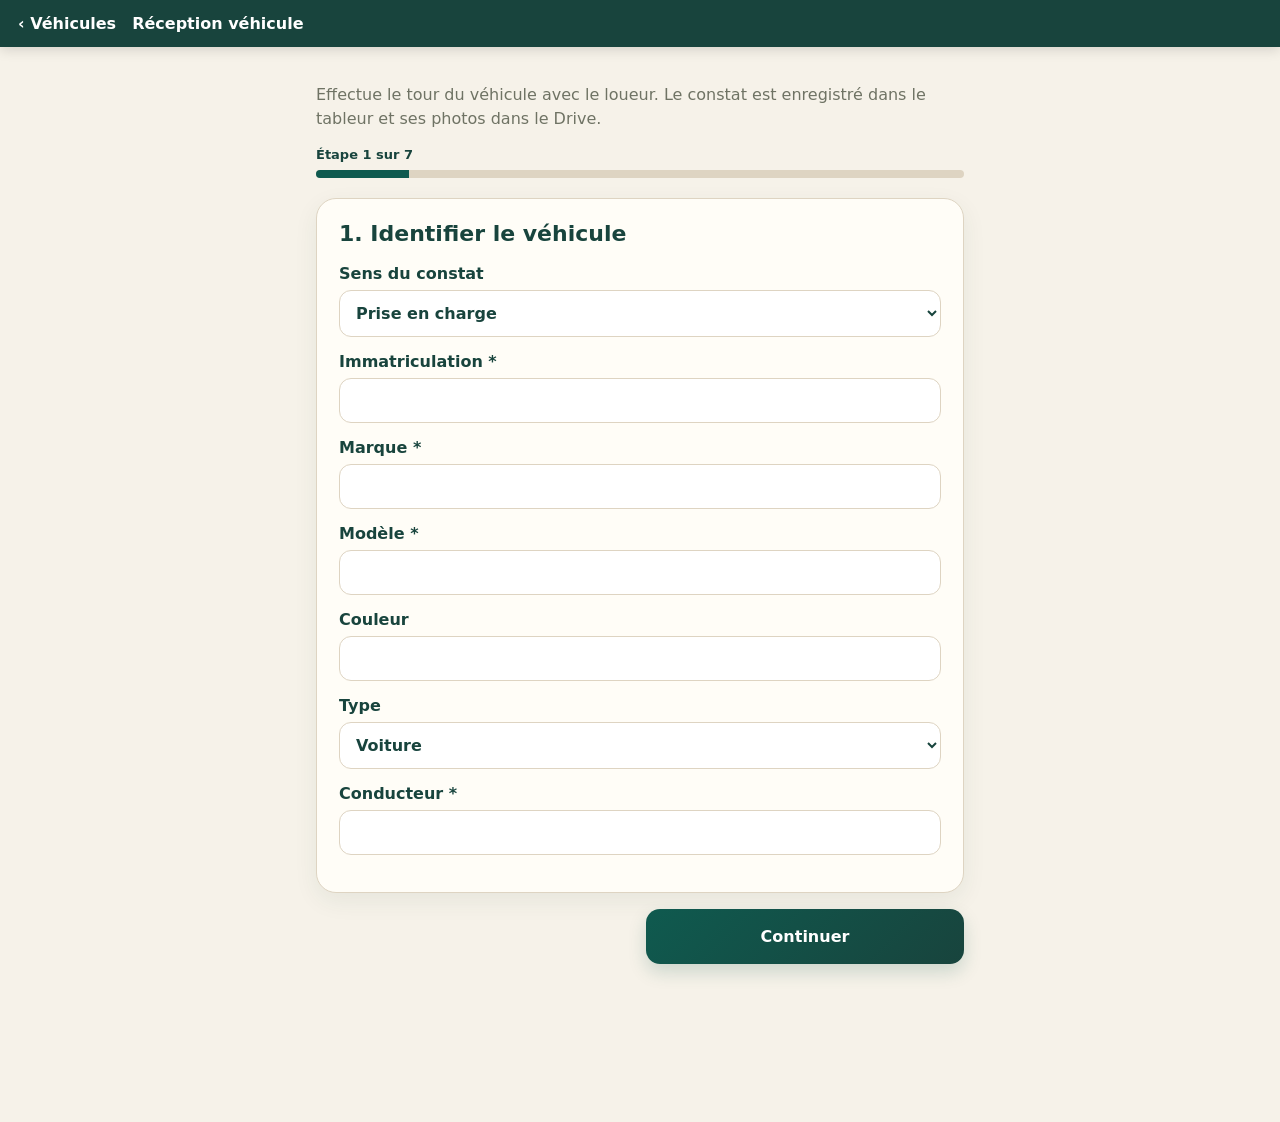
<file: reception.html>
<!doctype html>
<html lang="fr">
<head>
<meta charset="utf-8"><meta name="viewport" content="width=device-width,initial-scale=1,viewport-fit=cover"><meta name="theme-color" content="#18443d">
<link rel="manifest" href="./manifest.json"><link rel="stylesheet" href="./style.css?v=1"><script src="./config.js"></script><script src="./js/transport.js"></script>
<title>Réception véhicule — Beauregard</title>
</head>
<body class="reception-page">
<header class="reception-header"><a href="./index.html">‹ Véhicules</a><strong>Réception véhicule</strong></header>
<main class="reception-shell">
<p class="reception-lead">Effectue le tour du véhicule avec le loueur. Le constat est enregistré dans le tableur et ses photos dans le Drive.</p>
<div class="reception-progress"><span id="progressLabel"></span><div class="reception-progress-track"><i id="progressBar"></i></div></div>
<form id="receptionForm">
<section class="reception-step active">
<h1>1. Identifier le véhicule</h1>
<label>Sens du constat<select name="sens"><option value="départ">Prise en charge</option><option value="retour">Retour du véhicule</option></select></label>
<label>Immatriculation *<input name="immatriculation" required></label>
<label>Marque *<input name="marque" required></label><label>Modèle *<input name="modele" required></label><label>Couleur<input name="couleur"></label>
<label>Type<select name="type"><option>Voiture</option><option>9 places</option><option>Utilitaire</option></select></label>
<label>Conducteur *<input name="conducteur" required></label>
</section>
<section class="reception-step">
<h1>2. Compteur et carburant</h1>
<label>Compteur kilométrique *<input name="compteur" type="number" min="0" required></label>
<label>Photo du compteur *<input name="photoCompteur" type="file" accept="image/*" capture="environment" required></label><div id="previewCompteur" class="photo-preview"></div>
<label>Niveau de carburant *<select name="carburant" required><option value="">Choisir…</option><option>Vide</option><option>1/4</option><option>1/2</option><option>3/4</option><option>Plein</option></select></label>
<label>Photo de la jauge *<input name="photoCarburant" type="file" accept="image/*" capture="environment" required></label><div id="previewCarburant" class="photo-preview"></div>
</section>
<section class="reception-step">
<h1>3. Extérieur et intérieur</h1>
<label>État extérieur<select name="etatExterieur"><option>Bon état</option><option>À signaler</option><option>Non vérifié</option></select></label>
<label>État intérieur<select name="etatInterieur"><option>Bon état</option><option>À signaler</option><option>Non vérifié</option></select></label>
<label>Éléments à signaler à l’extérieur ou à l’intérieur<textarea name="etatDetails" rows="4" placeholder="Propreté, équipement manquant, voyant, élément à contrôler…"></textarea></label>
</section>
<section class="reception-step">
<h1>4. Dommages</h1>
<div id="previousDamage" class="previous-damage hidden"></div>
<label>État par rapport au précédent constat<select name="etatDommages"><option>Inchangé</option><option>Aggravé</option><option>Nouveaux dommages</option><option>Premier constat</option></select></label>
<div class="signature-label">Indique l’emplacement sur le schéma</div>
<svg class="damage-map" viewBox="0 0 180 300" role="group" aria-label="Schéma du véhicule">
<rect class="damage-zone" data-zone="Avant" x="45" y="8" width="90" height="38" rx="18"/><text x="90" y="32">Avant</text>
<rect class="damage-zone" data-zone="Capot et toit" x="53" y="53" width="74" height="143" rx="24"/><text x="90" y="126">Capot / toit</text>
<rect class="damage-zone" data-zone="Côté gauche" x="6" y="76" width="38" height="95" rx="16"/><text transform="translate(28 134) rotate(-90)">Gauche</text>
<rect class="damage-zone" data-zone="Côté droit" x="136" y="76" width="38" height="95" rx="16"/><text transform="translate(158 118) rotate(90)">Droite</text>
<rect class="damage-zone" data-zone="Arrière" x="45" y="204" width="90" height="38" rx="16"/><text x="90" y="228">Arrière</text>
<rect class="damage-zone" data-zone="Intérieur" x="53" y="251" width="74" height="40" rx="15"/><text x="90" y="276">Intérieur</text>
</svg>
<input type="hidden" name="zonesDommages" value="">
<label>Type de dommage<select name="typeDommages"><option value="">Choisir…</option><option>Rayure</option><option>Choc / enfoncement</option><option>Éclat</option><option>Fissure</option><option>Autre</option><option>Aucun nouveau dommage</option></select></label>
<label>Dommages déjà présents<textarea name="dommagesAnterieurs" rows="3" placeholder="Au retour, reporte les dommages consignés au départ."></textarea></label>
<label>Description des dommages constatés<textarea name="dommagesNouveaux" rows="4" placeholder="Décris le dommage si besoin."></textarea></label>
<label>Photo des dommages<input name="photoDommages" type="file" accept="image/*" capture="environment"></label><div id="previewDommages" class="photo-preview"></div>
</section>
<section class="reception-step">
<h1>5. Remarques</h1>
<label>Remarques complémentaires<textarea name="remarques" rows="6" placeholder="Autres observations, accessoires remis ou consignes…"></textarea></label>
</section>
<section class="reception-step">
<h1>6. Récapitulatif</h1><div id="summary" class="reception-summary"></div>
<p class="reception-note">Vérifie le constat avant de passer à la signature.</p>
</section>
<section class="reception-step">
<h1>7. Signatures</h1>
<label>Nom du loueur / représentant *<input name="nomLoueur" required></label><div class="signature-label">Signature du loueur *</div><canvas id="signatureLoueur" class="signature-pad"></canvas><button type="button" data-clear="signatureLoueur" class="clear-signature">Effacer</button>
<label>Nom du locataire / conducteur *<input name="nomLocataire" required></label><div class="signature-label">Signature du locataire *</div><canvas id="signatureLocataire" class="signature-pad"></canvas><button type="button" data-clear="signatureLocataire" class="clear-signature">Effacer</button>
<p class="reception-note">La date et l’heure sont enregistrées lors de l’envoi.</p><div id="status" role="status" aria-live="polite"></div>
</section>
<div class="reception-controls"><button id="back" type="button" class="btn-light">Retour</button><button id="next" type="button" class="btn-dark">Continuer</button><button id="send" type="button" class="btn-dark hidden">Envoyer le constat</button></div>
</form>
</main>
<iframe name="receptionResponse" id="receptionResponse" hidden title="Confirmation"></iframe>
<form id="postForm" method="post" target="receptionResponse" hidden><input id="postPayload" name="payload"></form>
<script>
(function(){
const form=document.getElementById('receptionForm'), steps=[...document.querySelectorAll('.reception-step')], pads={};
let current=0, sent=false, sending=false;
const draftId='reception-'+Transport.requestId(), pendingPosts=new Map();
let savedRow=null, signatureStep=0;
function postMutation(action,data,opId){
  return new Promise((resolve,reject)=>{
    const requestId=Transport.requestId();
    const timer=setTimeout(()=>{pendingPosts.delete(requestId); reject(new Error('Confirmation non reçue. Le même dossier sera repris au prochain essai.'));},65000);
    pendingPosts.set(requestId,{resolve,reject,timer});
    document.getElementById('postForm').action=window.BEAUREGARD_CONFIG.API_URL;
    document.getElementById('postPayload').value=JSON.stringify({action,token:Transport.token(),opId,requestId,data});
    document.getElementById('postForm').submit();
  });
}
const field=n=>form.elements.namedItem(n), val=n=>String(field(n).value||'').trim();
let previousLoadedFor='';
async function loadPreviousReception(){
const plate=val('immatriculation').replace(/[^A-Z0-9]/gi,'').toUpperCase();
if(val('sens')!=='retour'||plate.length<4||previousLoadedFor===plate)return;
try{
const data=await Transport.sync(0,'');
const p=(data.receptions||[]).filter(x=>x.signature2&&x.direction==='Prise en charge'&&String(x.plate).replace(/[^A-Z0-9]/gi,'').toUpperCase()===plate).at(-1);
previousLoadedFor=plate;if(!p)return;
const summary=(p.damages||[]).map(x=>x.zone+' : '+x.type+' '+(x.description||'')).join('\n');
if(summary&&!val('dommagesAnterieurs'))field('dommagesAnterieurs').value=summary;
const box=document.getElementById('previousDamage');box.classList.remove('hidden');box.textContent='Constat de départ : '+p.mileage+' km — '+p.fuel+'. '+summary;
}catch(error){showStatus('Constat de départ non chargé : '+error.message,'reception-error');}
}
function drawStep(){
steps.forEach((s,i)=>s.classList.toggle('active',i===current));
document.getElementById('progressLabel').textContent='Étape '+(current+1)+' sur '+steps.length;
document.getElementById('progressBar').style.width=((current+1)/steps.length*100)+'%';
document.getElementById('back').style.visibility=current===0?'hidden':'visible';
document.getElementById('next').classList.toggle('hidden',current===steps.length-1);
document.getElementById('send').classList.toggle('hidden',current!==steps.length-1);
if(current===5)renderSummary();
if(current===6)Object.values(pads).forEach(p=>p.resize());
window.scrollTo(0,0);
}
function validStep(){
for(const el of steps[current].querySelectorAll('[required]'))if(!el.value){el.reportValidity();return false;}
if(current===6&&(!pads.signatureLoueur.ink||!pads.signatureLocataire.ink)){alert('Les deux signatures sont obligatoires.');return false;}
return true;
}
function makePad(id){
const c=document.getElementById(id),ctx=c.getContext('2d'),p={ink:false};
function resize(){const r=c.getBoundingClientRect();if(r.width<1)return;const d=Math.max(1,devicePixelRatio||1);if(c.width===Math.round(r.width*d)&&c.height===150*d)return;const backup=p.ink?c.toDataURL():null;c.width=Math.round(r.width*d);c.height=150*d;ctx.setTransform(d,0,0,d,0,0);ctx.strokeStyle='#18443d';ctx.lineWidth=2.5;ctx.lineCap='round';if(backup){const img=new Image();img.onload=()=>ctx.drawImage(img,0,0,r.width,150);img.src=backup;}}
p.resize=resize;
resize();window.addEventListener('resize',resize);
function xy(e){const r=c.getBoundingClientRect();return{x:e.clientX-r.left,y:e.clientY-r.top};}
c.addEventListener('pointerdown',e=>{p.ink=true;c.setPointerCapture(e.pointerId);const q=xy(e);ctx.beginPath();ctx.moveTo(q.x,q.y);});
c.addEventListener('pointermove',e=>{if(!c.hasPointerCapture(e.pointerId))return;const q=xy(e);ctx.lineTo(q.x,q.y);ctx.stroke();});
document.querySelector('[data-clear="'+id+'"]').onclick=()=>{ctx.clearRect(0,0,c.width,c.height);p.ink=false;};
p.data=()=>c.toDataURL('image/png');return p;
}
pads.signatureLoueur=makePad('signatureLoueur');pads.signatureLocataire=makePad('signatureLocataire');
document.querySelectorAll('[data-zone]').forEach(zone=>zone.addEventListener('click',()=>{
zone.classList.toggle('selected');
field('zonesDommages').value=[...document.querySelectorAll('[data-zone].selected')].map(z=>z.dataset.zone).join(', ');
}));
field('immatriculation').addEventListener('change',loadPreviousReception);
field('sens').addEventListener('change',()=>{previousLoadedFor='';document.getElementById('previousDamage').classList.add('hidden');loadPreviousReception();});
document.getElementById('back').onclick=()=>{if(current){current--;drawStep();}};
document.getElementById('next').onclick=async()=>{if(validStep()){if(current===2)await loadPreviousReception();current++;drawStep();}};
async function photo(n){
const file=field(n).files[0];if(!file)return '';
if(file.size>14000000)throw new Error('Une photo dépasse 14 Mo. Reprends-la en résolution plus faible.');
const image=await createImageBitmap(file),scale=Math.min(1,1280/Math.max(image.width,image.height)),c=document.createElement('canvas');
c.width=Math.round(image.width*scale);c.height=Math.round(image.height*scale);c.getContext('2d').drawImage(image,0,0,c.width,c.height);image.close();return c.toDataURL('image/jpeg',0.62);
}
[['photoCompteur','previewCompteur'],['photoCarburant','previewCarburant'],['photoDommages','previewDommages']].forEach(pair=>field(pair[0]).addEventListener('change',e=>{
const box=document.getElementById(pair[1]);box.textContent='';if(e.target.files[0]){const img=document.createElement('img');img.src=URL.createObjectURL(e.target.files[0]);img.alt='Aperçu';box.append(img);}
}));
function renderSummary(){
const names=[['Sens','sens'],['Immatriculation','immatriculation'],['Marque','marque'],['Modèle','modele'],['Couleur','couleur'],['Type','type'],['Conducteur','conducteur'],['Compteur','compteur'],['Carburant','carburant'],['État extérieur','etatExterieur'],['État intérieur','etatInterieur'],['Détails véhicule','etatDetails'],['Comparaison des dommages','etatDommages'],['Zones concernées','zonesDommages'],['Type de dommage','typeDommages'],['Dommages précédents','dommagesAnterieurs'],['Dommages constatés','dommagesNouveaux'],['Remarques','remarques']];
const root=document.getElementById('summary');root.textContent='';
names.forEach(([label,name])=>{const row=document.createElement('div'),b=document.createElement('b'),span=document.createElement('span');b.textContent=label;span.textContent=val(name)||'—';row.append(b,span);root.append(row);});
}
function showStatus(text,kind){const s=document.getElementById('status');s.textContent=text;s.className=kind||'';}
window.addEventListener('message',e=>{
let origin;try{origin=new URL(e.origin).hostname;}catch{return;}
if(!(origin==='script.google.com'||origin==='script.googleusercontent.com'||origin.endsWith('-script.googleusercontent.com')||origin.endsWith('.script.googleusercontent.com'))||!e.data)return;
const item=pendingPosts.get(e.data.requestId);if(!item)return;
clearTimeout(item.timer);pendingPosts.delete(e.data.requestId);
if(e.data.ok)item.resolve(e.data.data);else item.reject(new Error(e.data.error||'Enregistrement refusé'));
});
document.getElementById('send').onclick=async()=>{
const b=document.getElementById('send');if(sent||sending||!validStep())return;
if(!navigator.onLine){showStatus('Une connexion internet est nécessaire pour transmettre le constat.','reception-error');return;}
if(!Transport.token()){showStatus('Reconnecte-toi à l’application avant de transmettre le constat.','reception-error');return;}
sending=true;b.disabled=true;b.textContent='Envoi en cours…';
try{
if(!savedRow){
const photoDamage=await photo('photoDommages');
const zoneMap={'Côté gauche':'Gauche','Côté droit':'Droite','Capot et toit':'Avant'};
const zones=val('zonesDommages').split(',').map(x=>x.trim()).filter(Boolean);
const damageType=val('typeDommages');
const damages=damageType&&damageType!=='Aucun nouveau dommage'?(zones.length?zones:['Avant']).map(zone=>({zone:zoneMap[zone]||zone,type:damageType,status:val('etatDommages'),description:val('dommagesNouveaux'),photo:photoDamage})):[];
const row={id:draftId,direction:val('sens')==='retour'?'Retour':'Prise en charge',plate:val('immatriculation'),make:val('marque'),model:val('modele'),color:val('couleur'),type:val('type'),driverName:val('conducteur'),mileage:Number(val('compteur')),fuel:val('carburant'),odometerPhoto:await photo('photoCompteur'),fuelPhoto:await photo('photoCarburant'),damages,notes:[val('etatExterieur'),val('etatInterieur'),val('etatDetails'),val('dommagesAnterieurs'),val('remarques')].filter(Boolean).join('\n')};
savedRow=(await postMutation('reception',{row,baseVersion:0},draftId+'-save')).row;
}
if(signatureStep<1){await postMutation('sign',{id:draftId,name:val('nomLoueur'),image:pads.signatureLoueur.data()},draftId+'-sign1');signatureStep=1;}
if(signatureStep<2){await postMutation('sign',{id:draftId,name:val('nomLocataire'),image:pads.signatureLocataire.data()},draftId+'-sign2');signatureStep=2;}
sent=true;showStatus('Constat enregistré et signé. Référence : '+draftId,'reception-success');b.textContent='Constat enregistré';
document.getElementById('back').disabled=true;
}catch(err){showStatus(err.message||String(err),'reception-error');b.disabled=false;b.textContent='Reprendre l’envoi';}
finally{sending=false;}
};
window.addEventListener('beforeunload',e=>{if(sending||(!sent&&savedRow)){e.preventDefault();e.returnValue='';}});
drawStep();
})();
</script>
</body></html>
</file>
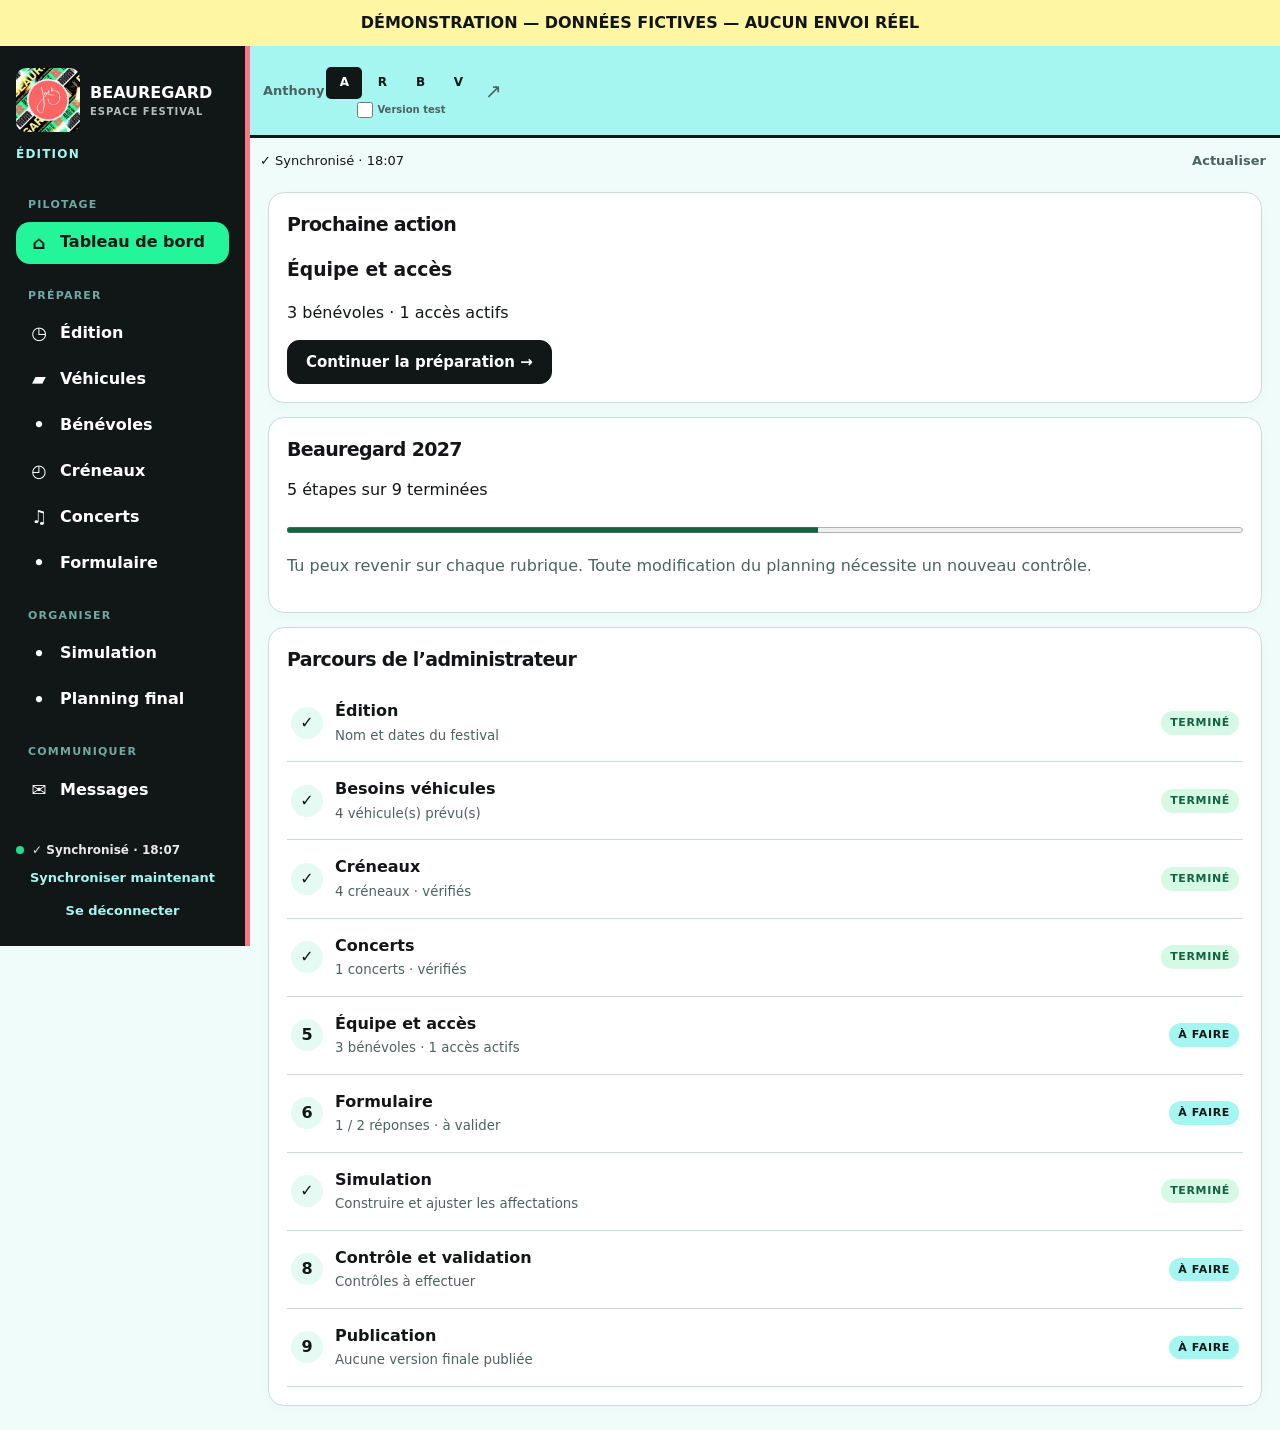
<file: tests/admin-ux-preview.html>
<!doctype html>
<html lang="fr">
<head>
  <meta charset="utf-8">
  <meta name="viewport" content="width=device-width, initial-scale=1, viewport-fit=cover">
  <meta name="theme-color" content="#174d43">
  <link rel="manifest" href="../manifest.json">
  <link rel="icon" href="../assets/beauregard-2027.jpg" type="image/jpeg">
  <link rel="stylesheet" href="../base.css">
  <link rel="stylesheet" href="../theme.css">
  <link rel="stylesheet" href="../themes/2027/theme.css?v=20261014-terrain">
  <title>Beauregard — Démonstration UX (données fictives)</title>
</head>
<body><p style="margin:0;padding:12px;background:#fff6a3;text-align:center;font-weight:bold">DÉMONSTRATION — DONNÉES FICTIVES — AUCUN ENVOI RÉEL</p>
  <section id="bootScreen" class="boot-screen">
    <div class="boot-card">
      <span class="brand-mark" role="img" aria-label="Beauregard 2027"></span>
      <div class="spinner" role="status" aria-live="polite"></div>
      <p class="boot-title" id="bootTitle">Préparation de ton espace…</p>
      <p class="boot-note" id="bootNote">Le premier chargement peut prendre quelques instants.</p>
      <div class="boot-track"><i id="bootBar"></i></div>
    </div>
  </section>

  <section id="loginScreen" class="login-screen hidden">
    <div class="login-brand"><span class="brand-mark" role="img" aria-label="Beauregard 2027"></span><span>BEAUREGARD</span></div>
    <div class="login-card">
      <p class="eyebrow">ESPACE FESTIVAL</p>
      <h1>Bonjour, bienvenue.</h1>
      <p class="muted">Connecte-toi pour retrouver ton espace.</p>
      <form id="loginForm">
        <label for="accessCode">Code d’accès</label>
        <input id="accessCode" name="accessCode" type="password" autocomplete="current-password" required>
        <label for="operatorName">Nom (espace véhicules uniquement)</label>
        <input id="operatorName" name="operatorName" type="text" autocomplete="name">
        <button class="button primary wide" type="submit">Entrer dans mon espace</button>
      </form>
      <p id="loginError" class="form-error" role="alert"></p>
    </div>
  </section>

  <div id="appShell" class="app-shell hidden">
    <aside class="side-rail">
      <a class="brand-lockup" href="#" onclick="navigate('home');return false">
        <span class="brand-mark" role="img" aria-label="Beauregard 2027"></span><span><b>BEAUREGARD</b><span><small>ESPACE FESTIVAL</small></span></span>
      </a>
      <div class="edition-label" id="editionLabel">ÉDITION</div>
      <div id="desktopNav" class="desktop-nav"></div>
      <div class="side-bottom">
        <div class="connection-pill" data-kind=""><i></i><span id="connectionText">En ligne</span></div>
        <button class="quiet-button" id="syncNow" type="button">Synchroniser maintenant</button>
        <button class="quiet-button" onclick="logout()">Se déconnecter</button>
      </div>
    </aside>

    <main class="workspace">
      <header class="topbar">
        <div class="topbar-context"><span id="roleLabel">Bénévole</span><span class="separator">/</span><span id="pageCrumb">Accueil</span></div>
        <div class="topbar-user"><span id="userAvatar" class="avatar">B</span><span id="userLabel">Mon espace</span><button class="icon-button" aria-label="Déconnexion" onclick="logout()">↗</button></div>
      </header>
      <section class="page-heading">
        <div><p class="eyebrow" id="pageEyebrow">MON FESTIVAL</p><h1 id="pageTitle">Accueil</h1><p id="pageSubtitle" class="muted">Toutes les informations utiles au même endroit.</p></div>
        <div id="headingActions" class="heading-actions"></div>
      </section>
      <div id="mobileSyncStatus" class="sync-status" role="status"><span id="mobileConnectionText">État du réseau…</span><button id="syncMobile" class="quiet-button">Actualiser</button></div>
      <div id="unsavedStatus" class="unsaved-status" role="status" hidden>Modifications non enregistrées</div>
      <div id="appNotice" class="notice hidden" role="status"><span id="noticeText"></span><button id="dismissNotice" aria-label="Fermer le message">✕</button></div>
      <section id="pageContent" class="page-content" aria-live="polite"></section>
    </main>
    <nav id="mobileNav" class="mobile-nav" aria-label="Navigation principale"></nav>
  </div>

  <div id="modalRoot"></div>

  <script src="./admin-ux-fixture.js"></script>
  
  
  
  <script src="../js/screens-team.js"></script>
  <script src="../js/screens-shifts.js"></script>
  <script src="../js/admin-ux.js?v=20261014-terrain"></script>
  <script src="../js/terrain-state.js"></script>
  <script src="../js/handover.js"></script>
  <script src="../js/screens-handover.js"></script>
  <script src="../app.js?v=20261014-terrain"></script>
</body>
</html>
</file>
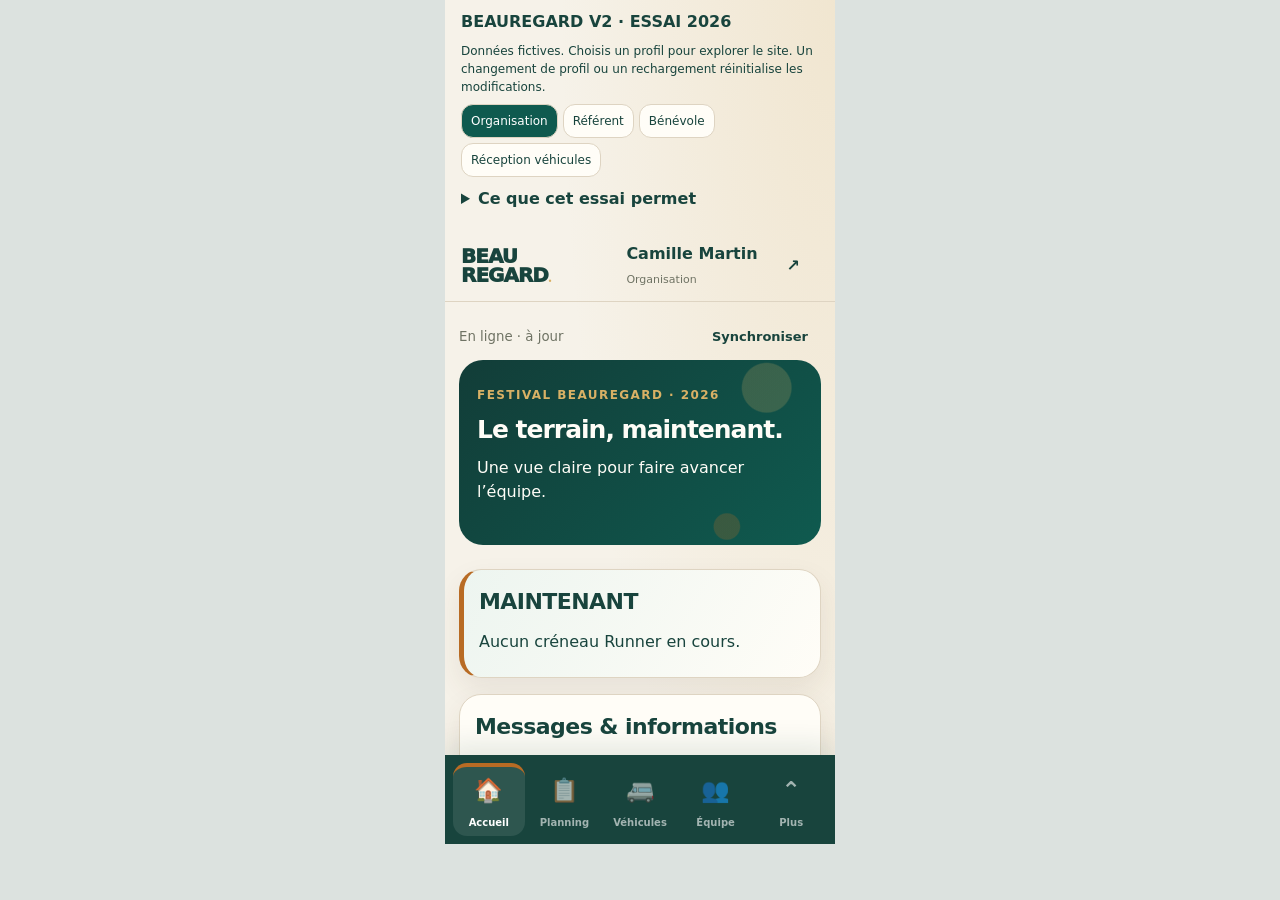
<file: tests/apercu-mobile.html>
<!doctype html><html lang="fr"><meta charset="utf-8"><meta name="viewport" content="width=device-width,initial-scale=1"><title>Vérification mobile Beauregard</title><style>body{margin:0;background:#dce2df;display:flex;justify-content:center}iframe{width:390px;height:844px;max-width:100vw;border:0;background:white}</style><iframe title="Démonstration mobile 390 pixels" src="demo-beauregard-2026.html?role=admin"></iframe></html>
</file>
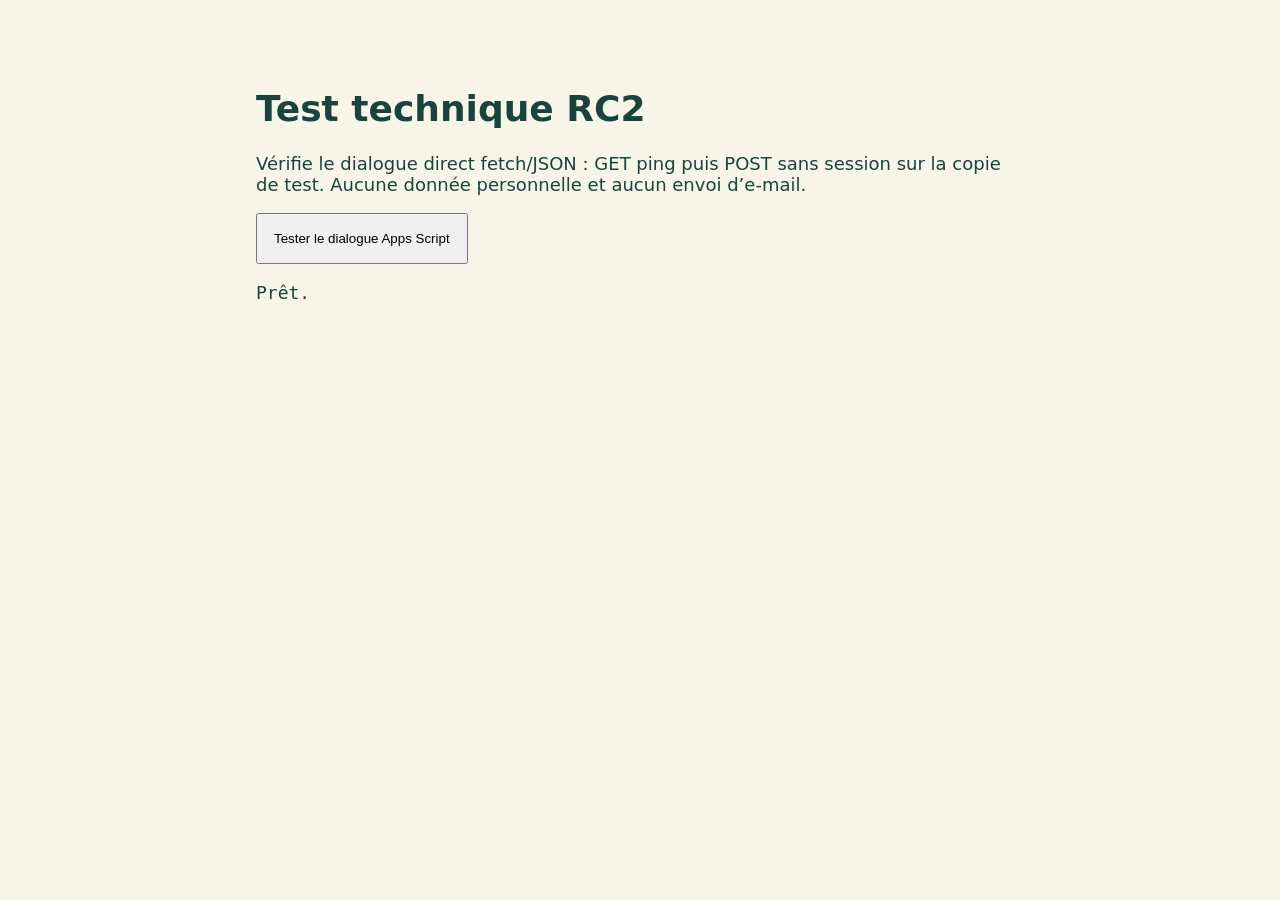
<file: tests/transport-rc2-20261003.html>
<!doctype html><html lang="fr"><meta charset="utf-8"><meta name="viewport" content="width=device-width"><title>Beauregard — test transport RC2</title><style>body{font:18px system-ui;max-width:48rem;margin:3rem auto;padding:1rem;background:#f7f4e8;color:#18443d}button{padding:1rem}pre{white-space:pre-wrap}</style><h1>Test technique RC2</h1><p>Vérifie le dialogue direct fetch/JSON : GET ping puis POST sans session sur la copie de test. Aucune donnée personnelle et aucun envoi d’e-mail.</p><button id="run">Tester le dialogue Apps Script</button><pre id="result" role="status">Prêt.</pre><script>window.BEAUREGARD_CONFIG={API_URL:"https://script.google.com/macros/s/AKfycbyWl3_KB0OEhLp9IBmoYmTfEvHvkgec9UxxPuItj0xsvokh4LvV3vxJ154Vp4YrgDcv/exec"};</script><script>/* IndexedDB : une base par utilisateur, file durable et médias conservés localement. */
window.Store = (() => {
  let db;
  function open() {
    return new Promise((resolve, reject) => {
      const r = indexedDB.open("beauregard-v21", 1);
      r.onupgradeneeded = () => r.result.createObjectStore("kv");
      r.onsuccess = () => {
        db = r.result;
        resolve();
      };
      r.onerror = () => reject(r.error);
    });
  }
  async function run(mode, fn) {
    if (!db) await open();
    return new Promise((res, rej) => {
      const tx = db.transaction("kv", mode),
        r = fn(tx.objectStore("kv"));
      let value;
      r.onsuccess = () => (value = r.result);
      tx.oncomplete = () => res(value);
      tx.onerror = () => rej(tx.error);
    });
  }
  return {
    get: (k) => run("readonly", (s) => s.get(k)),
    set: (k, v) => run("readwrite", (s) => s.put(v, k)),
    del: (k) => run("readwrite", (s) => s.delete(k)),
    clear: () => run("readwrite", (s) => s.clear()),
  };
})();
/* Dialogue direct fetch/JSON repris de la V1 (apiGet_).
 * GET pour le contrôle public ; POST pour les données et secrets V2.
 * Aucun iframe, postMessage, JSONP ou contournement no-cors.
 */
window.Transport = async function (action, data = {}, session = {}, opId) {
  const base = window.BEAUREGARD_CONFIG?.API_URL;
  if (!base) throw Error("URL Apps Script manquante");
  const requestId = crypto.randomUUID();
  const controller = new AbortController();
  const timer = setTimeout(() => controller.abort(), 60000);
  try {
    const url = new URL(base);
    const options = { cache: "no-store", redirect: "follow", credentials: "omit", signal: controller.signal };
    if (action === "ping") {
      url.searchParams.set("api", "ping");
      options.method = "GET";
    } else {
      options.method = "POST";
      options.body = new URLSearchParams({ payload: JSON.stringify({
        action, data, token: session.token || "", requestId, opId,
      }) });
    }
    const response = await fetch(url.toString(), options);
    if (!response.ok) throw Error("HTTP_" + response.status);
    let out;
    try { out = await response.json(); }
    catch (_) { throw Error("Réponse non JSON : vérifier le déploiement Apps Script et ses droits d’accès."); }
    if (action !== "ping" && out.requestId !== requestId)
      throw Error("Réponse serveur incohérente");
    if (!out.ok) throw Error(out.error || "Erreur serveur");
    return out.data;
  } catch (e) {
    if (e.name === "AbortError")
      throw Error("Le serveur ne répond pas après 60 secondes. L’action en attente est conservée.");
    throw e;
  } finally { clearTimeout(timer); }
};
</script><script>document.getElementById("run").onclick=async()=>{const out=document.getElementById("result"),button=document.getElementById("run");button.disabled=true;out.textContent="Test GET ping…";try{const ping=await Transport("ping");out.textContent="GET JSON reçu : "+JSON.stringify(ping)+"\nTest POST sans session…";try{await Transport("sync");out.textContent+="\nÉCHEC : session non exigée."}catch(e){out.textContent+=e.message==="SESSION_EXPIRED"?"\nSUCCÈS : GET JSON et POST JSON vérifiés. SESSION_EXPIRED attendu sans session.":"\nÉCHEC POST : "+e.message}}catch(e){out.textContent="ÉCHEC GET : "+e.message+"\nLe backend est privé : vérifier ses droits d’accès avant de conclure à un défaut du protocole."}finally{button.disabled=false}};</script></html>
</file>
<file: base.css>
/* ------------------------------------------------------------------
 * Beauregard V2 — base.css
 * Règles structurelles permanentes. L'identité annuelle vit dans
 * themes/<année>/theme.css.
 * ------------------------------------------------------------------ */

:root {
  --primary: #174d43;
  --secondary: #8a4b24;
  --accent: #c8934a;
  --background: #ebe2d4;
  --surface: #f5efe2;
  --text: #103b35;
  --muted: #6f7364;
  --danger: #9b1c1c;
  --warning: #a16207;
  --success: #0f5a4f;
  --border: rgba(70, 50, 30, 0.15);
  --shadow: 0 18px 42px rgba(0, 0, 0, 0.18);
  --radius: 22px;
  --radius-lg: 30px;
  --safe-bottom: env(safe-area-inset-bottom, 0px);
}

* { box-sizing: border-box; -webkit-tap-highlight-color: transparent; }
html, body { margin: 0; padding: 0; }
body {
  font-family: system-ui, -apple-system, BlinkMacSystemFont, "Segoe UI", sans-serif;
  color: var(--text);
  background: var(--background);
  min-height: 100vh;
  line-height: 1.4;
}
.hidden { display: none !important; }
.muted { color: var(--muted); }
.eyebrow {
  margin: 0; font-size: 12px; font-weight: 900; letter-spacing: 0.09em;
  text-transform: uppercase; color: var(--secondary);
}

/* ---------- Premier chargement ---------- */
.boot-screen { min-height: 100vh; display: grid; place-items: center; padding: 24px; background: var(--primary); color: var(--surface); }
.boot-card { text-align: center; max-width: 340px; width: 100%; }
.boot-card .brand-mark { display: grid; place-items: center; width: 64px; height: 64px; margin: 0 auto 20px; border-radius: 20px; background: var(--surface); color: var(--primary); font-size: 32px; font-weight: 900; }
.spinner { width: 36px; height: 36px; margin: 0 auto 16px; border: 4px solid rgba(245,239,226,0.25); border-top-color: var(--accent); border-radius: 50%; animation: spin 0.8s linear infinite; }
@keyframes spin { to { transform: rotate(360deg); } }
.boot-title { font-size: 18px; font-weight: 800; margin: 0 0 8px; }
.boot-note { font-size: 14px; opacity: 0.85; margin: 0 0 16px; }
.boot-track { height: 6px; border-radius: 999px; background: rgba(245,239,226,0.22); overflow: hidden; }
.boot-track i { display: block; height: 100%; width: 0; background: var(--accent); transition: width 0.3s ease; }
.boot-steps { margin: 16px 0 0; padding: 0; list-style: none; display: grid; gap: 6px; font-size: 13px; opacity: 0.6; }
.boot-steps li[data-done="true"] { opacity: 1; color: var(--accent); }

/* ---------- Connexion ---------- */
.login-screen { min-height: 100vh; display: grid; align-content: center; gap: 18px; padding: 28px 20px; background: linear-gradient(180deg, var(--primary), #062b27); }
.login-brand { display: flex; align-items: center; gap: 10px; color: var(--surface); font-weight: 900; letter-spacing: 0.08em; }
.brand-mark { display: grid; place-items: center; width: 38px; height: 38px; border-radius: 12px; background: var(--surface); color: var(--primary); font-weight: 900; }
.login-card { background: var(--surface); border-radius: var(--radius-lg); padding: 24px; box-shadow: var(--shadow); }
.login-card h1 { margin: 6px 0 4px; font-size: 26px; }
.login-card label { display: block; margin: 14px 0 6px; font-weight: 700; font-size: 14px; }
.login-card input { width: 100%; min-height: 52px; padding: 12px 14px; border-radius: 16px; border: 1px solid var(--border); font-size: 17px; background: #fff; color: var(--text); }
.form-error { min-height: 20px; color: var(--danger); font-weight: 700; font-size: 14px; margin: 10px 0 0; }
.fine-print { margin: 12px 0 0; font-size: 12px; color: var(--muted); }

/* ---------- Boutons ---------- */
.button { appearance: none; border: none; border-radius: 999px; padding: 12px 18px; font-size: 15px; font-weight: 800; cursor: pointer; text-decoration: none; display: inline-flex; align-items: center; justify-content: center; gap: 8px; }
.button.primary { background: var(--secondary); color: #fff; }
.button.secondary { background: rgba(255,255,255,0.7); color: var(--text); border: 1px solid var(--border); }
.button.danger { background: rgba(155,28,28,0.1); color: var(--danger); border: 1px solid rgba(155,28,28,0.35); }
.button.wide { width: 100%; min-height: 54px; }
.quiet-button { background: none; border: none; color: var(--muted); font-size: 13px; font-weight: 700; cursor: pointer; padding: 6px; }
.icon-button { background: none; border: none; font-size: 20px; cursor: pointer; color: inherit; }

/* ---------- Coquille ---------- */
.app-shell { min-height: 100vh; padding-bottom: calc(76px + var(--safe-bottom)); }
@media (min-width: 900px) { .app-shell { display: grid; grid-template-columns: 250px 1fr; padding-bottom: 0; } }
.side-rail { display: none; }
@media (min-width: 900px) {
  .side-rail { display: flex; flex-direction: column; gap: 14px; padding: 22px 16px; background: linear-gradient(180deg, var(--primary), #062b27); color: var(--surface); min-height: 100vh; }
  .brand-lockup { display: flex; align-items: center; gap: 10px; color: var(--surface); text-decoration: none; font-weight: 900; }
  .brand-lockup small { display: block; font-size: 10px; letter-spacing: 0.1em; opacity: 0.7; font-weight: 700; }
  .edition-label { font-size: 12px; letter-spacing: 0.1em; opacity: 0.7; font-weight: 800; }
  .desktop-nav { display: grid; gap: 4px; }
  .nav-group-label { font-size: 11px; letter-spacing: 0.1em; text-transform: uppercase; opacity: 0.55; margin: 10px 0 2px; font-weight: 800; }
  .side-bottom { margin-top: auto; display: grid; gap: 6px; }
  .connection-pill { display: flex; align-items: center; gap: 8px; font-size: 12px; font-weight: 700; opacity: 0.9; }
  .connection-pill i { width: 8px; height: 8px; border-radius: 50%; background: var(--accent); }
  .connection-pill[data-kind="offline"] i { background: var(--warning); }
  .connection-pill[data-kind="busy"] i { background: var(--warning); }
  .connection-pill[data-kind="bad"] i { background: var(--danger); }
}

.nav-link, .nav-more, .nav-drawer-link { appearance: none; border: none; background: transparent; font: inherit; cursor: pointer; text-align: left; display: flex; align-items: center; gap: 10px; padding: 10px 12px; border-radius: 14px; color: inherit; font-weight: 700; width: 100%; }
.side-rail .nav-link { color: var(--surface); }
.side-rail .nav-link.active { background: rgba(255,255,255,0.16); }
.nav-icon { font-size: 18px; width: 22px; text-align: center; }

/* ---------- Barre mobile ---------- */
.mobile-nav { position: fixed; left: 0; right: 0; bottom: 0; display: grid; grid-auto-flow: column; grid-auto-columns: 1fr; gap: 2px; padding: 8px 6px calc(8px + var(--safe-bottom)); background: var(--surface); border-top: 1px solid var(--border); z-index: 40; }
@media (min-width: 900px) { .mobile-nav { display: none; } }
.mobile-nav .nav-link, .mobile-nav .nav-more { flex-direction: column; align-items: center; gap: 2px; font-size: 11px; padding: 6px 2px; color: var(--muted); text-align: center; }
.mobile-nav .nav-link.active { color: var(--secondary); background: rgba(138,75,36,0.1); }
.nav-drawer { position: fixed; left: 12px; right: 12px; bottom: calc(72px + var(--safe-bottom)); background: var(--surface); border: 1px solid var(--border); border-radius: var(--radius); box-shadow: var(--shadow); padding: 8px; display: grid; gap: 2px; z-index: 45; max-height: 60vh; overflow: auto; }
@media (min-width: 900px) { .nav-drawer { display: none; } }

/* ---------- Contenu ---------- */
.workspace { padding: 0; }
.topbar { display: flex; justify-content: space-between; align-items: center; gap: 10px; padding: 14px 18px 0; font-size: 13px; color: var(--muted); font-weight: 700; }
.topbar-user { display: flex; align-items: center; gap: 8px; }
.avatar { width: 32px; height: 32px; border-radius: 50%; display: grid; place-items: center; background: var(--primary); color: var(--surface); font-weight: 900; font-size: 14px; object-fit: cover; }
.avatar.big { width: 64px; height: 64px; font-size: 24px; }
.page-heading { padding: 12px 18px 0; }
.page-heading h1 { margin: 2px 0 4px; font-size: clamp(26px, 7vw, 40px); letter-spacing: -0.02em; }
.page-content { padding: 16px 18px 24px; display: grid; gap: 14px; }
.notice { margin: 0; padding: 12px 14px; border-radius: 16px; background: var(--surface); border: 1px solid var(--border); font-weight: 700; font-size: 14px; }
.notice[data-type="error"] { border-color: var(--danger); color: var(--danger); }
.notice[data-type="success"] { border-color: var(--success); color: var(--success); }

.card { background: var(--surface); border-radius: var(--radius); padding: 18px; box-shadow: 0 8px 22px rgba(0,0,0,0.08); }
.card h2 { margin: 0 0 12px; font-size: 19px; }
.empty { padding: 26px 18px; text-align: center; color: var(--muted); }
.empty b { display: block; color: var(--text); margin-bottom: 6px; font-size: 16px; }
.hero-card { background: linear-gradient(135deg, var(--primary), #062b27); color: var(--surface); border-radius: var(--radius-lg); padding: 22px; display: flex; justify-content: space-between; align-items: flex-start; gap: 14px; }
.hero-card h2 { margin: 4px 0 6px; font-size: 24px; }
.hero-card p { margin: 0; opacity: 0.85; }
.hero-date { font-size: 12px; font-weight: 900; letter-spacing: 0.08em; }
.grid.two { display: grid; gap: 14px; }
@media (min-width: 700px) { .grid.two { grid-template-columns: 1fr 1fr; } }
.section-title { font-size: 12px; font-weight: 900; letter-spacing: 0.1em; text-transform: uppercase; color: var(--muted); margin: 6px 0 0; }

.toolbar { display: flex; align-items: center; gap: 8px; flex-wrap: wrap; }
.toolbar .search { flex: 1 1 200px; }

.list-row { display: flex; align-items: center; justify-content: space-between; gap: 10px; padding: 10px 0; border-top: 1px solid rgba(222,212,194,0.7); }
.list-row:first-of-type { border-top: none; }
.list-main { display: grid; gap: 2px; min-width: 0; }
.list-main small { color: var(--muted); font-size: 13px; }
.badge { font-size: 11px; font-weight: 900; letter-spacing: 0.06em; text-transform: uppercase; padding: 4px 9px; border-radius: 999px; background: rgba(23,77,67,0.12); color: var(--primary); white-space: nowrap; }
.badge.good { background: rgba(15,90,79,0.14); color: var(--success); }
.badge.bad { background: rgba(155,28,28,0.12); color: var(--danger); }

.contact-card .contact-head { display: flex; align-items: center; gap: 12px; }
.contact-head { display: flex; align-items: center; gap: 12px; }
.contact-head b { font-size: 20px; }
.contact-head small { display: block; color: var(--muted); font-size: 13px; }
.contact-actions { display: flex; gap: 8px; margin-top: 12px; flex-wrap: wrap; }

/* ---------- Modales et formulaires ---------- */
.modal-backdrop { position: fixed; inset: 0; background: rgba(6,43,39,0.55); display: grid; place-items: end center; z-index: 60; padding: 0; }
@media (min-width: 700px) { .modal-backdrop { place-items: center; padding: 24px; } }
.modal { background: var(--surface); border-radius: var(--radius-lg) var(--radius-lg) 0 0; padding: 20px 18px calc(20px + var(--safe-bottom)); width: 100%; max-width: 640px; max-height: 88vh; overflow: auto; }
@media (min-width: 700px) { .modal { border-radius: var(--radius-lg); } }
.modal-head { display: flex; justify-content: space-between; align-items: flex-start; gap: 12px; margin-bottom: 12px; }
.modal-head h2 { margin: 2px 0 0; font-size: 20px; }
.form-grid { display: grid; gap: 12px; background: var(--surface); border-radius: var(--radius); padding: 18px; box-shadow: 0 8px 22px rgba(0,0,0,0.08); }
@media (min-width: 700px) { .form-grid { grid-template-columns: 1fr 1fr; } }
.form-grid .full { grid-column: 1 / -1; }
.form-grid label { display: grid; gap: 6px; font-size: 14px; font-weight: 700; }
.form-grid input, .form-grid select, .form-grid textarea { min-height: 48px; padding: 10px 12px; border-radius: 14px; border: 1px solid var(--border); font-size: 16px; background: #fff; color: var(--text); width: 100%; }
.modal-actions { display: flex; gap: 10px; justify-content: flex-end; }

/* ---------- Équipe : liste ---------- */
.search { flex: 1 1 auto; min-height: 48px; padding: 10px 14px; border-radius: 999px; border: 1px solid var(--border); font-size: 16px; background: #fff; color: var(--text); min-width: 0; }
.person-row { appearance: none; border: none; background: transparent; font: inherit; cursor: pointer; text-align: left; width: 100%; display: grid; grid-template-columns: auto 1fr auto; align-items: center; gap: 12px; padding: 12px 4px; border-top: 1px solid rgba(222,212,194,0.7); color: inherit; }
.person-row:first-child { border-top: none; }
.person-row:active { background: rgba(23,77,67,0.06); }
.person-main { display: grid; gap: 2px; min-width: 0; overflow: hidden; }
.person-main b { display: block; font-size: 16px; overflow: hidden; text-overflow: ellipsis; white-space: nowrap; }
.person-main small { display: block; color: var(--muted); font-size: 13px; overflow: hidden; text-overflow: ellipsis; white-space: nowrap; }
.person-flags { font-size: 11px; font-weight: 800; letter-spacing: 0.04em; text-transform: uppercase; color: var(--secondary); text-align: right; white-space: nowrap; }

/* ---------- Contraintes et cases ---------- */
.contraintes { display: grid; gap: 8px; padding: 4px 0; }
.check { display: flex; align-items: center; gap: 12px; min-height: 48px; padding: 8px 12px; border-radius: 14px; background: rgba(255,255,255,0.6); border: 1px solid var(--border); font-weight: 700; font-size: 15px; cursor: pointer; }
.check input { width: 22px; height: 22px; flex: 0 0 auto; accent-color: var(--secondary); }

/* ---------- Codes générés ---------- */
table.codes { width: 100%; border-collapse: collapse; font-size: 15px; }
table.codes th { text-align: left; font-size: 11px; letter-spacing: 0.08em; text-transform: uppercase; color: var(--muted); padding: 6px 8px; }
table.codes td { padding: 8px; border-top: 1px solid rgba(222,212,194,0.7); }
table.codes td b { font-family: ui-monospace, SFMono-Regular, Menlo, monospace; font-size: 16px; letter-spacing: 0.06em; }

/* ---------- Formulaire Créneaux / Concerts : habillage ---------- */
.form-grid {
  gap: 14px;
  padding: 16px;
  border: 1px solid var(--border);
  box-shadow: 0 10px 30px rgba(31,53,44,0.10);
}
.form-grid label {
  gap: 7px;
  font-size: 12px;
  font-weight: 900;
  letter-spacing: 0.05em;
  text-transform: uppercase;
  color: var(--muted);
}
.form-grid input,
.form-grid select,
.form-grid textarea {
  min-height: 52px;
  padding: 12px 14px;
  border-radius: 16px;
  border: 1.5px solid var(--line-dark);
  font-size: 17px;
  font-weight: 700;
  background: #fff;
  color: var(--text);
  transition: border-color .15s ease, box-shadow .15s ease;
}
.form-grid input:focus,
.form-grid select:focus,
.form-grid textarea:focus {
  outline: none;
  border-color: var(--forest);
  box-shadow: 0 0 0 3px var(--focus);
}
.form-grid input[readonly] {
  background: rgba(23,77,67,0.05);
  border-style: dashed;
  color: var(--muted);
  font-weight: 600;
}
.form-grid input[name="date"],
.form-grid input[name="dayshow"] {
  font-weight: 800;
}
.form-grid .contraintes {
  display: grid;
  gap: 8px;
  padding: 12px;
  border-radius: var(--radius);
  background: rgba(23,77,67,0.045);
  border: 1px solid var(--border);
}
.form-grid .modal-actions {
  padding-top: 6px;
  border-top: 1px solid var(--border);
  margin-top: 2px;
}
.form-grid .modal-actions .button {
  min-height: 50px;
  min-width: 140px;
}
.danger-zone {
  margin-top: 4px;
  padding-top: 14px;
  border-top: 1px solid var(--border);
}
.danger-zone .button { min-height: 46px; }
.toolbar {
  gap: 10px;
  padding: 2px 0;
}
.toolbar .badge { margin-left: auto; }
.section-title {
  margin: 14px 0 2px;
  padding-left: 2px;
}
.person-row {
  gap: 14px;
  padding: 13px 6px;
}
.person-row:active { background: rgba(23,77,67,0.07); border-radius: 14px; }
.shift-time {
  min-width: 64px;
  padding: 8px 10px;
  border-radius: 14px;
  background: rgba(23,77,67,0.09);
}
.shift-time b { font-size: 15px; }
.person-main b { font-size: 15px; line-height: 1.25; }
.person-main small { font-size: 12.5px; }
.person-flags { color: var(--secondary); font-size: 10.5px; }

@media (max-width: 699px) {
  .form-grid { padding: 14px; }
  .form-grid .modal-actions { flex-direction: column-reverse; }
  .form-grid .modal-actions .button { width: 100%; min-height: 52px; }
  .form-grid input, .form-grid select { font-size: 16px; }
}

/* ---------- Créneaux et concerts ---------- */
.shift-time { display: grid; justify-items: center; align-content: center; min-width: 58px; padding: 6px 8px; border-radius: 12px; background: rgba(23,77,67,0.08); flex: 0 0 auto; }
.shift-time b { font-size: 14px; font-weight: 900; line-height: 1.1; }
.shift-time small { font-size: 11px; font-weight: 700; color: var(--muted); line-height: 1.1; }
.concert-thumb { width: 52px; height: 52px; border-radius: 12px; object-fit: cover; flex: 0 0 auto; background: rgba(23,77,67,0.08); }
.concert-photo { width: 100%; max-height: 220px; object-fit: cover; border-radius: var(--radius); margin-bottom: 4px; background: rgba(23,77,67,0.08); }
.danger-zone { display: flex; gap: 10px; flex-wrap: wrap; padding: 4px 0; }

/* ---------- Préparation : blocs dépliables ----------
 * Structure réellement générée par renderSetup (app.js) :
 *   <article class="card acc">
 *     <button class="acc-head" data-setup="…" aria-expanded="true|false">
 *       <span class="acc-title">…</span>
 *       <span class="acc-sub">…</span>
 *       <span class="acc-arrow">▴|▾</span>
 *     </button>
 *     <div class="acc-body">…</div>   ← présent seulement si le bloc est ouvert
 *   </article>
 * Le glyphe de la flèche change côté JS (▴ / ▾) : aucune rotation à appliquer.
 * Le corps est retiré du DOM quand il est fermé : pas de règle [hidden].
 * Le .card fournit déjà le fond, la bordure et l'ombre : .acc ne les redéclare pas,
 * il annule seulement le padding du .card pour que l'en-tête touche les bords.
 */
.acc {
  overflow: hidden;
  padding: 0;
}

.acc-head {
  appearance: none;
  width: 100%;
  min-height: 60px;
  padding: 15px 18px;
  border: 0;
  background: transparent;
  color: var(--text);
  font: inherit;
  text-align: left;
  cursor: pointer;
  display: grid;
  gap: 3px;
  grid-template-columns: 1fr auto;
  align-items: center;
}

.acc-head:active {
  background: rgba(23,77,67,0.06);
}

.acc-head:focus-visible {
  outline: 3px solid var(--accent);
  outline-offset: -3px;
}

.acc-title {
  grid-column: 1;
  font-size: 17px;
  font-weight: 900;
  line-height: 1.2;
}

.acc-sub {
  grid-column: 1;
  font-size: 13px;
  font-weight: 700;
  line-height: 1.3;
  color: var(--muted);
}

.acc-arrow {
  grid-column: 2;
  grid-row: 1 / span 2;
  flex: 0 0 auto;
  display: inline-grid;
  place-items: center;
  width: 34px;
  height: 34px;
  border-radius: 50%;
  background: rgba(23,77,67,0.08);
  color: var(--primary);
  font-size: 15px;
  line-height: 1;
  transition: background .18s ease;
}

.acc-head[aria-expanded="true"] .acc-arrow {
  background: rgba(23,77,67,0.16);
}

.acc-body {
  padding: 14px 18px 18px;
  border-top: 1px solid var(--border);
}

.acc-body .section-title {
  margin: 0 0 10px;
}

@media (max-width: 699px) {
  .acc-head {
    min-height: 58px;
    padding: 14px;
  }

  .acc-title { font-size: 16px; }

  .acc-body {
    padding: 12px 14px 14px;
  }

  .acc-arrow {
    width: 36px;
    height: 36px;
  }
}

.terrain-notice-row{display:flex;flex-wrap:wrap;align-items:center;gap:.6rem;padding:1rem 0;border-bottom:1px solid var(--line)}
.terrain-notice-row strong,.terrain-notice-row p,.terrain-notice-row small{flex-basis:100%;margin:0}
.terrain-notice-row button{white-space:normal;word-break:normal;min-height:44px}
/* Relève mobile : deux colonnes étroites sans défilement horizontal. */
.relief-board{display:grid;grid-template-columns:minmax(0,1fr) minmax(0,1fr);gap:10px}
.relief-board section{min-width:0}.relief-board h3{font-size:1rem;position:sticky;top:0;background:var(--bg,#fff);padding:10px 2px;z-index:2}
.relief-person{display:flex;flex-direction:column;gap:8px;border:2px solid var(--line,#ccc);border-left-width:6px;border-radius:14px;padding:10px 8px;margin-bottom:12px;overflow-wrap:anywhere;background:var(--surface,#fff)}
.relief-person strong{font-size:1rem}.relief-person button{min-height:48px;max-width:100%;white-space:normal;word-break:normal;font-size:.9rem;padding:10px 6px}
.relief-handle{touch-action:none;user-select:none;-webkit-user-select:none;background:var(--primary);color:white;border:0;border-radius:10px;cursor:grab}
.relief-target{background:var(--primary-soft,#e4eee8);color:var(--text,#18443d);border:1px dashed currentColor;border-radius:10px}
.relief-green{border-left-color:#1f7a5c}.relief-orange{border-left-color:#ad5c00}.relief-red{border-left-color:#b42318}.relief-neutral{border-left-color:#737373}
.relief-status{font-weight:600;font-size:.85rem}.relief-over{outline:4px solid #0f5a4f;outline-offset:1px;background:#e4eee8}.relief-dragging{opacity:.65}
.relief-legend{display:flex;flex-wrap:wrap;gap:8px;font-size:.85rem}.relief-dialog{max-height:85dvh;overflow-y:auto}.relief-dialog form{display:grid;gap:12px}.relief-dialog select,.relief-dialog input,.relief-dialog textarea{font-size:16px;max-width:100%}
@media(max-width:359px){.relief-board{gap:6px}.relief-person{padding:8px 5px}.relief-person strong{font-size:.9rem}}

/* Suivi mobile de la relève par véhicule. */
.relief-vehicles ul{list-style:none;padding:0;display:grid;grid-template-columns:repeat(auto-fit,minmax(min(100%,240px),1fr));gap:10px}
.relief-vehicle{display:flex;flex-direction:column;gap:5px;border:1px solid var(--line,#ccc);border-left-width:6px;border-radius:10px;padding:12px;overflow-wrap:anywhere}
.relief-vehicle b{font-size:.9rem}.relief-vehicle span{font-size:.85rem}
</file>
<file: theme.css>
/* Beauregard 2027 — identité inspirée de l’affiche fournie.
 * Charger après base.css et theme.css. Aucun changement de fonctionnement.
 * Palette interprétée visuellement : turquoise, vert vif, corail, jaune et noir.
 */
:root {
  color-scheme: light;
  --aqua: #a5f5f1;
  --green: #24f49a;
  --coral: #fa7885;
  --yellow: #fff6a3;
  --primary: #111716;
  --secondary: #111716;
  --accent: #fa7885;
  --background: #effcfa;
  --surface: #ffffff;
  --text: #111716;
  --muted: #4b6360;
  --danger: #a3233b;
  --warning: #765500;
  --success: #12633e;
  --border: #c5ded9;
  --forest: #111716;
  --forest-deep: #111716;
  --ink: #111716;
  --canvas: #effcfa;
  --canvas-deep: #d9f6f1;
  --paper: #ffffff;
  --soft: #e4faf3;
  --line: #c5ded9;
  --line-dark: #789c95;
  --gold: #fff6a3;
  --wash: #ffe5e9;
  --focus: rgba(17, 23, 22, .18);
  --notice-bg: #e4faf3;
  --notice-line: #86bca7;
  --shadow: 0 12px 32px rgba(17, 23, 22, .08);
  --radius: 16px;
  --radius-lg: 22px;
  --edition: "2027";
  --splash: #a5f5f1;
}

body { background: var(--background); color: var(--text); }
button, input, select, textarea { font-family: inherit; }
h1, h2, .acc-title { font-weight: 900; letter-spacing: -.035em; }
.page-heading h1 { text-transform: uppercase; line-height: 1.05; }
.eyebrow { color: var(--text); letter-spacing: .14em; }

/* Connexion : grand aplat turquoise et ruban corail. */
.login-screen {
  background: radial-gradient(ellipse at top right, #ffffff 0, transparent 48%), var(--aqua);
  border-top: 10px solid var(--coral);
  justify-items: center;
  padding: 32px 20px;
}
.login-brand, .login-card { width: 100%; max-width: 460px; }
.login-brand { color: var(--text); font-size: 22px; letter-spacing: -.04em; }
.brand-mark, .boot-card .brand-mark {
  background: var(--green); color: var(--text);
  border: 2px solid var(--text); border-radius: 10px 10px 10px 0;
}
.login-card { border: 1px solid var(--text); box-shadow: 7px 7px 0 var(--coral); }
.login-card h1 { font-size: clamp(27px, 7vw, 36px); line-height: 1.1; }
.login-card .button { margin-top: 18px; }
.boot-screen { background: var(--aqua); color: var(--text); }
.spinner { border-color: #ffffff; border-top-color: var(--text); }
.boot-track { background: #ffffff; }
.boot-track i { background: var(--text); }
.boot-steps li[data-done="true"] { color: var(--success); }

/* Navigation : noir, sélection vert vif et détails corail. */
.side-rail { background: var(--text); color: #ffffff; border-right: 5px solid var(--coral); }
.side-rail .brand-lockup { color: #ffffff; }
.side-rail .nav-link { color: #ffffff; }
.side-rail .nav-link.active { background: var(--green); color: var(--text); }
.side-rail .quiet-button { color: var(--aqua); }
.side-rail .edition-label, .side-rail .nav-group-label { opacity: 1; color: var(--aqua); }
.side-rail .connection-pill i { background: var(--green); }
.mobile-nav { background: #ffffff; border-top: 2px solid var(--text); box-shadow: 0 -4px 20px #1117160a; }
.mobile-nav .nav-link, .mobile-nav .nav-more { color: var(--muted); min-height: 48px; }
.mobile-nav .nav-link.active { background: var(--green); color: var(--text); border-radius: 10px; }
.nav-drawer { border: 2px solid var(--text); }
.topbar { color: var(--muted); }
.topbar-user { min-width: 0; }
.avatar { background: var(--text); color: var(--aqua); }
.page-heading { border-bottom: 5px solid var(--coral); padding-bottom: 16px; margin-bottom: 2px; }
.page-heading .muted { line-height: 1.5; }

/* Surfaces de travail sobres pour les listes et formulaires. */
.card, .form-grid { background: var(--surface); border: 1px solid var(--border); box-shadow: 0 4px 16px #11171605; }
.hero-card { background: var(--aqua); color: var(--text); border: 1px solid var(--text); border-bottom: 6px solid var(--coral); }
.hero-card p { opacity: 1; }
.hero-date { color: var(--text); }
.section-title { color: var(--muted); }
.list-row, .person-row, table.codes td { border-top-color: var(--border); }
.person-row:active { background: var(--soft); }
.shift-time, .concert-thumb { background: var(--soft); }
.person-flags { color: var(--text); }
.badge { background: var(--aqua); color: var(--text); }
.badge.good { background: #d5f9e5; color: var(--success); }
.badge.bad { background: #ffe5e9; color: var(--danger); }
.notice { background: #ffffff; border-left-width: 5px; }
.notice[data-type="success"] { background: #e4faf3; }
.notice[data-type="error"] { background: #fff0f3; }

.button { border-radius: 12px; min-height: 44px; }
.button.primary { background: var(--text); color: #ffffff; border: 1px solid var(--text); }
.button.secondary { background: var(--aqua); color: var(--text); border-color: #8cbeb8; }
.button.danger { background: #fff0f3; color: var(--danger); border-color: #d9a1ac; }
button:disabled { opacity: .55; cursor: not-allowed; }
button:focus-visible, a:focus-visible, input:focus-visible, select:focus-visible, textarea:focus-visible {
  outline: 3px solid var(--text); outline-offset: 3px;
}
.form-grid input:focus, .form-grid select:focus, .form-grid textarea:focus {
  outline: 2px solid var(--text); outline-offset: 2px;
  border-color: var(--text); box-shadow: none;
}
.login-card input, .form-grid input, .form-grid select, .form-grid textarea, .search {
  border-color: var(--line-dark); border-radius: 12px; background: #ffffff; color: var(--text);
}
input::placeholder, textarea::placeholder { color: #5c716d; opacity: 1; }
.form-grid input[readonly], .form-grid .contraintes { background: var(--soft); }
.check { background: #ffffff; }
.check input { accent-color: var(--text); }
.modal-backdrop { background: #11171699; }
.modal { border-top: 5px solid var(--coral); }

/* Préparation : rubriques contrastées, état ouvert immédiatement visible. */
.acc-head:active { background: var(--soft); }
.acc-head[aria-expanded="true"] { background: var(--aqua); }
.acc-arrow { background: var(--soft); color: var(--text); }
.acc-head[aria-expanded="true"] .acc-arrow { background: var(--green); }
.acc-head:focus-visible { outline-color: var(--text); }
.acc-body { border-top-color: var(--border); }

@media (hover: hover) {
  .button.primary:not(:disabled):hover { background: #29433d; }
  .button.secondary:not(:disabled):hover { background: var(--green); }
  .person-row:hover, .nav-drawer-link:hover { background: var(--soft); }
  .acc-head:hover { background: var(--aqua); }
}
@media (max-width: 380px) {
  .login-screen { padding: 24px 16px; }
  .login-card { padding: 20px; box-shadow: 4px 4px 0 var(--coral); }
  .topbar { flex-wrap: wrap; }
  .hero-card { flex-wrap: wrap; }
}
@media (prefers-reduced-motion: reduce) {
  *, *::before, *::after { animation-duration: .01ms !important; animation-iteration-count: 1 !important; transition-duration: .01ms !important; }
}
</file>
<file: themes/2027/theme.css>
/* Beauregard 2027 — identité inspirée de l’affiche fournie.
 * Charger après base.css et theme.css. Aucun changement de fonctionnement.
 * Palette interprétée visuellement : turquoise, vert vif, corail, jaune et noir.
 */
:root {
  color-scheme: light;
  --aqua: #a5f5f1;
  --green: #24f49a;
  --coral: #fa7885;
  --yellow: #fff6a3;
  --primary: #111716;
  --secondary: #111716;
  --accent: #fa7885;
  --background: #effcfa;
  --surface: #ffffff;
  --text: #111716;
  --muted: #4b6360;
  --danger: #a3233b;
  --warning: #765500;
  --success: #12633e;
  --border: #c5ded9;
  --forest: #111716;
  --forest-deep: #111716;
  --ink: #111716;
  --canvas: #effcfa;
  --canvas-deep: #d9f6f1;
  --paper: #ffffff;
  --soft: #e4faf3;
  --line: #c5ded9;
  --line-dark: #789c95;
  --gold: #fff6a3;
  --wash: #ffe5e9;
  --focus: rgba(17, 23, 22, .18);
  --notice-bg: #e4faf3;
  --notice-line: #86bca7;
  --shadow: 0 12px 32px rgba(17, 23, 22, .08);
  --radius: 16px;
  --radius-lg: 22px;
  --edition: "2027";
  --splash: #a5f5f1;
}

body { background: var(--background); color: var(--text); }
button, input, select, textarea { font-family: inherit; }
h1, h2, .acc-title { font-weight: 900; letter-spacing: -.035em; }
.page-heading h1 { text-transform: uppercase; line-height: 1.05; }
.eyebrow { color: var(--text); letter-spacing: .14em; }

/* Connexion : grand aplat turquoise et ruban corail. */
.login-screen {
  background: radial-gradient(ellipse at top right, #ffffff 0, transparent 48%), var(--aqua);
  border-top: 10px solid var(--coral);
  justify-items: center;
  padding: 32px 20px;
}
.login-brand, .login-card { width: 100%; max-width: 460px; }
.login-brand { color: var(--text); font-size: 22px; letter-spacing: -.04em; }
.brand-mark, .boot-card .brand-mark {
  background: var(--green); color: var(--text);
  border: 2px solid var(--text); border-radius: 10px 10px 10px 0;
}
.login-card { border: 1px solid var(--text); box-shadow: 7px 7px 0 var(--coral); }
.login-card h1 { font-size: clamp(27px, 7vw, 36px); line-height: 1.1; }
.login-card .button { margin-top: 18px; }
.boot-screen { background: var(--aqua); color: var(--text); }
.spinner { border-color: #ffffff; border-top-color: var(--text); }
.boot-track { background: #ffffff; }
.boot-track i { background: var(--text); }
.boot-steps li[data-done="true"] { color: var(--success); }

/* Navigation : noir, sélection vert vif et détails corail. */
.side-rail { background: var(--text); color: #ffffff; border-right: 5px solid var(--coral); }
.side-rail .brand-lockup { color: #ffffff; }
.side-rail .nav-link { color: #ffffff; }
.side-rail .nav-link.active { background: var(--green); color: var(--text); }
.side-rail .quiet-button { color: var(--aqua); }
.side-rail .edition-label, .side-rail .nav-group-label { opacity: 1; color: var(--aqua); }
.side-rail .connection-pill i { background: var(--green); }
.mobile-nav { background: #ffffff; border-top: 2px solid var(--text); box-shadow: 0 -4px 20px #1117160a; }
.mobile-nav .nav-link, .mobile-nav .nav-more { color: var(--muted); min-height: 48px; }
.mobile-nav .nav-link.active { background: var(--green); color: var(--text); border-radius: 10px; }
.nav-drawer { border: 2px solid var(--text); }
.topbar { color: var(--muted); }
.topbar-user { min-width: 0; }
.avatar { background: var(--text); color: var(--aqua); }
.page-heading { border-bottom: 5px solid var(--coral); padding-bottom: 16px; margin-bottom: 2px; }
.page-heading .muted { line-height: 1.5; }

/* Surfaces de travail sobres pour les listes et formulaires. */
.card, .form-grid { background: var(--surface); border: 1px solid var(--border); box-shadow: 0 4px 16px #11171605; }
.hero-card { background: var(--aqua); color: var(--text); border: 1px solid var(--text); border-bottom: 6px solid var(--coral); }
.hero-card p { opacity: 1; }
.hero-date { color: var(--text); }
.section-title { color: var(--muted); }
.list-row, .person-row, table.codes td { border-top-color: var(--border); }
.person-row:active { background: var(--soft); }
.shift-time, .concert-thumb { background: var(--soft); }
.person-flags { color: var(--text); }
.badge { background: var(--aqua); color: var(--text); }
.badge.good { background: #d5f9e5; color: var(--success); }
.badge.bad { background: #ffe5e9; color: var(--danger); }
.notice { background: #ffffff; border-left-width: 5px; }
.notice[data-type="success"] { background: #e4faf3; }
.notice[data-type="error"] { background: #fff0f3; }

.button { border-radius: 12px; min-height: 44px; }
.button.primary { background: var(--text); color: #ffffff; border: 1px solid var(--text); }
.button.secondary { background: var(--aqua); color: var(--text); border-color: #8cbeb8; }
.button.danger { background: #fff0f3; color: var(--danger); border-color: #d9a1ac; }
button:disabled { opacity: .55; cursor: not-allowed; }
button:focus-visible, a:focus-visible, input:focus-visible, select:focus-visible, textarea:focus-visible {
  outline: 3px solid var(--text); outline-offset: 3px;
}
.form-grid input:focus, .form-grid select:focus, .form-grid textarea:focus {
  outline: 2px solid var(--text); outline-offset: 2px;
  border-color: var(--text); box-shadow: none;
}
.login-card input, .form-grid input, .form-grid select, .form-grid textarea, .search {
  border-color: var(--line-dark); border-radius: 12px; background: #ffffff; color: var(--text);
}
input::placeholder, textarea::placeholder { color: #5c716d; opacity: 1; }
.form-grid input[readonly], .form-grid .contraintes { background: var(--soft); }
.check { background: #ffffff; }
.check input { accent-color: var(--text); }
.modal-backdrop { background: #11171699; }
.modal { border-top: 5px solid var(--coral); }

/* Préparation : rubriques contrastées, état ouvert immédiatement visible. */
.acc-head:active { background: var(--soft); }
.acc-head[aria-expanded="true"] { background: var(--aqua); }
.acc-arrow { background: var(--soft); color: var(--text); }
.acc-head[aria-expanded="true"] .acc-arrow { background: var(--green); }
.acc-head:focus-visible { outline-color: var(--text); }
.acc-body { border-top-color: var(--border); }

@media (hover: hover) {
  .button.primary:not(:disabled):hover { background: #29433d; }
  .button.secondary:not(:disabled):hover { background: var(--green); }
  .person-row:hover, .nav-drawer-link:hover { background: var(--soft); }
  .acc-head:hover { background: var(--aqua); }
}
@media (max-width: 380px) {
  .login-screen { padding: 24px 16px; }
  .login-card { padding: 20px; box-shadow: 4px 4px 0 var(--coral); }
  .topbar { flex-wrap: wrap; }
  .hero-card { flex-wrap: wrap; }
}
@media (prefers-reduced-motion: reduce) {
  *, *::before, *::after { animation-duration: .01ms !important; animation-iteration-count: 1 !important; transition-duration: .01ms !important; }
}

/* Contacts V1 : référents en tête, recherche, liste compacte. */
.contact-ref-grid { display:grid; grid-template-columns:repeat(auto-fit,minmax(95px,1fr)); gap:12px; }
.contact-ref { display:flex; flex-direction:column; align-items:center; gap:8px; padding:14px 8px; border-radius:16px; background:var(--soft); }
.contact-ref .avatar { width:64px; height:64px; border-radius:18px; object-fit:cover; }
.contact-compact { display:flex; align-items:flex-start; gap:10px; border-bottom:1px solid var(--border); padding:10px 0; }
.contact-compact[hidden] { display:none; }
.contact-compact details { min-width:0; flex:1; }
.contact-compact summary { display:flex; align-items:center; gap:12px; cursor:pointer; min-height:48px; }
.contact-compact summary b { overflow-wrap:anywhere; }
.contact-compact .avatar { width:48px; height:48px; flex-shrink:0; border-radius:14px; }
.form-grid input:disabled { background:#edf0ef; color:#5f6b68; cursor:not-allowed; }
.form-grid fieldset { min-width:0; border:1px solid var(--border); border-radius:12px; }
.form-tracking { display:grid; gap:10px; margin-top:18px; }
.message-body { white-space:pre-wrap; overflow-wrap:anywhere; }
details > summary { cursor:pointer; font-weight:800; padding:8px 0; }
.person-flags { white-space:normal; max-width:120px; }

.reception-evidence { max-width:100%; max-height:260px; object-fit:contain; border-radius:12px; }

/* Admin workflow and the single official image supplied for this edition. */
:root { --brand-image: url('../../assets/beauregard-2027.jpg'); }
.brand-mark, .boot-card .brand-mark { background: #fff var(--brand-image) center / cover no-repeat; border:0; border-radius:10px; color:transparent; }
.login-brand .brand-mark { width:80px; height:80px; }
.side-rail .brand-mark { width:64px; height:64px; flex-shrink:0; }
.login-screen { background:var(--background); border-top:0; }
.login-card { box-shadow:var(--shadow); border-color:var(--border); }
.login-brand { gap:18px; }
.workspace,.page-content { min-width:0; }
.workflow-row { width:100%; display:flex; align-items:center; gap:12px; padding:16px 4px; border:0; border-bottom:1px solid var(--border); background:transparent; color:var(--text); font:inherit; text-align:left; cursor:pointer; }
.workflow-row>span:nth-child(2) { flex:1; min-width:0; }
.workflow-row small { display:block; color:var(--muted); margin-top:4px; }
.step-number { display:grid; place-items:center; width:32px; height:32px; flex-shrink:0; background:var(--soft); border-radius:50%; font-weight:800; }
.workflow-next { display:flex; align-items:center; justify-content:space-between; flex-wrap:wrap; gap:12px; padding:18px; background:var(--soft); border-radius:14px; }
progress { width:100%; height:12px; accent-color:var(--success); }
.sync-status { display:flex; gap:12px; justify-content:space-between; align-items:center; margin:12px 18px 0; padding:8px 12px; border:1px solid var(--border); background:var(--surface); border-radius:10px; font-size:13px; }
.sync-status[data-kind="bad"],.sync-status[data-kind="offline"] { border-color:var(--danger); }
.unsaved-status { margin:10px 18px; padding:10px; background:var(--yellow); color:var(--text); border-radius:10px; }
[hidden] { display:none !important; }
#appNotice { position:fixed; bottom:calc(84px + env(safe-area-inset-bottom,0px)); left:16px; right:16px; z-index:100; display:flex; align-items:center; gap:16px; box-shadow:0 4px 24px #0002; max-height:35vh; overflow:auto; }
#noticeText { flex:1; }
#dismissNotice { flex-shrink:0; min-width:44px; min-height:44px; border:0; background:transparent; color:inherit; font:inherit; }
@media(min-width:900px){#appNotice{left:275px;bottom:24px}.planning-columns{display:grid;grid-auto-flow:column;grid-auto-columns:minmax(200px,1fr);overflow-x:auto;gap:12px;align-items:start}.planning-column{min-width:0}}
.planning-column { border:1px solid var(--border); border-radius:12px; padding:12px; background:var(--background); }
.planning-column header { margin-bottom:12px; }
.planning-column header h3,.planning-column header p { margin:4px 0; }
.assignment-card { border:1px solid var(--border); border-radius:10px; padding:12px; margin:8px 0; background:var(--surface); overflow-wrap:anywhere; }
.assignment-card small { display:block; margin-top:6px; }
.assignment-card .toolbar { margin-top:10px; }
.assignment-card button { padding:8px; font-size:13px; }
@media(max-width:899px){.planning-columns{display:grid;gap:12px}.simulation-columns{display:grid!important;grid-template-columns:1fr;overflow:visible!important}.sim-shift-column{min-width:0!important;width:100%}.workflow-row{flex-wrap:wrap}.workflow-row .badge{white-space:normal}}
.sim-destination { width:100%; margin-top:8px; min-height:48px; padding:8px; border:1px solid var(--border); border-radius:8px; background:white; color:var(--text); font:inherit; font-size:14px; }
.mail-preview { white-space:pre-wrap; overflow-wrap:anywhere; font:inherit; padding:16px; background:var(--soft); border-radius:12px; }
.modal label { display:grid; gap:8px; margin:12px 0; }
.modal input:not([type=checkbox]),.modal select,.modal textarea,#previewPerson { width:100%; min-height:48px; font:inherit; padding:10px; border:1px solid var(--border); border-radius:8px; }
.modal .check { display:flex; }
.modal-actions { margin-top:20px; flex-wrap:wrap; }
.modal-actions button { min-height:48px; }
.group-members { max-height:40vh; overflow:auto; }
#questionsPreview fieldset { margin:12px 0; border:1px solid var(--border); border-radius:10px; }
#formTrackingRows { max-height:none!important; overflow:visible!important; }
.form-tracking>.toolbar:last-child { position:static!important; }
.person-main b,.person-main small { white-space:normal; overflow-wrap:anywhere; }
@media print {.side-rail,.mobile-nav,.topbar,.sync-status,.heading-actions,button{display:none!important}.app-shell{display:block}.planning-columns{display:grid;grid-auto-flow:column;grid-auto-columns:1fr;gap:8px}.card{break-inside:avoid;box-shadow:none}}

/* Terrain : lecture et navigation au pouce, sans changer les colonnes PC. */
.field-shortcuts{display:flex;flex-wrap:wrap;gap:10px;margin-bottom:12px}
.sync-status{flex-wrap:wrap;gap:8px}.sync-status>span{flex:1;min-width:180px;font-size:13px;line-height:1.5}
.mobile-day-picker{display:none}
@media(max-width:899px){.mobile-day-picker{display:grid;gap:8px;padding:12px 0;font-weight:700}.mobile-day-picker select{width:100%;min-height:48px;font:inherit;border:1px solid var(--border);border-radius:10px;padding:10px}.plan-day.mobile-day-hidden{display:none}.field-shortcuts .button{flex:1 1 140px;min-height:48px}.form-grid input,.form-grid select,.form-grid textarea{font-size:16px}.pub-ack-panel button{min-height:48px}.contact-actions a{min-height:44px;display:inline-flex;align-items:center}}

/* Espace bénévole : navigation et lecture compactes. */
.volunteer-logo{display:none}
.volunteer-space .volunteer-logo{display:block;width:48px;height:48px;flex:0 0 48px;background-size:contain}
.volunteer-space .topbar{flex-wrap:nowrap;padding:8px 16px;gap:12px}
.volunteer-space .topbar-context,.volunteer-space #userAvatar,.volunteer-space .page-heading,.volunteer-space #showSyncDetails{display:none}
.volunteer-space .topbar-user{min-width:0;justify-content:flex-end}
.volunteer-space #userLabel{white-space:normal;word-break:normal;overflow-wrap:break-word;text-align:right}
.volunteer-space .icon-button{min-width:44px;min-height:44px;flex-shrink:0;font-size:24px}
.volunteer-space .sync-status{margin:0 16px 8px;padding:0 8px;gap:6px;flex-wrap:nowrap;border-color:transparent;background:transparent}
.volunteer-space .sync-status>span{min-width:0;font-size:12px;line-height:1.3}
.volunteer-space .sync-status button{min-width:44px;min-height:44px;font-size:21px;padding:4px}
.volunteer-space .sync-status[data-kind="bad"],.volunteer-space .sync-status[data-kind="offline"],.volunteer-space .sync-status[data-kind="busy"]{border-color:var(--border);background:var(--surface)}
.volunteer-space .sync-status[data-kind="bad"]{border-color:var(--danger);color:var(--danger)}
.volunteer-space .page-content{padding-top:0;min-width:0}
.volunteer-space .card{padding:14px;margin-bottom:12px}
.volunteer-space .card h2{font-size:18px;margin-bottom:10px}
.volunteer-space .mobile-nav{grid-template-columns:repeat(4,minmax(0,1fr));padding-bottom:env(safe-area-inset-bottom,0px)}
.volunteer-space .mobile-nav button{min-width:0;min-height:56px;word-break:normal;padding:6px 2px}
.volunteer-space .mobile-nav button>span:last-child{font-size:11px;white-space:normal}
.volunteer-space .workspace{min-width:0;padding-bottom:calc(84px + env(safe-area-inset-bottom,0px))}
.volunteer-shift{width:100%;min-width:0;text-align:left;color:inherit;font:inherit;min-height:64px}
.volunteer-shift .person-main{min-width:0;display:grid;gap:4px}
.photo-avatar{position:relative;display:inline-grid;place-items:center;flex-shrink:0;overflow:hidden}
.photo-avatar img{position:absolute;inset:0;width:100%;height:100%;object-fit:cover}
.volunteer-space .contact-ref{padding:10px;gap:8px;min-width:0}
.volunteer-space .contact-ref-grid{grid-template-columns:repeat(auto-fit,minmax(90px,1fr));gap:8px}
.volunteer-space .contact-compact{padding:8px 0;min-width:0}
.volunteer-space .contact-compact details{min-width:0;flex:1}
.volunteer-space .contact-compact summary{min-height:44px;gap:8px}
.volunteer-space .contact-compact b{overflow-wrap:break-word;word-break:normal}
.day-carousel{display:flex;gap:8px;overflow-x:auto;overscroll-behavior-x:contain;scroll-snap-type:x proximity;padding:4px 0 12px;max-width:100%}
.day-chip{flex:0 0 auto;scroll-snap-align:center;min-height:46px;padding:8px 14px;border:1px solid var(--border);border-radius:12px;background:var(--surface);color:var(--text);font:inherit}
.day-chip.active{background:var(--primary);color:white;border-color:var(--primary);font-weight:800}
.planning-tools{display:flex;justify-content:flex-end}.planning-tools button{min-height:44px}
.volunteer-space .plan-day.mobile-day-hidden{display:none}
.concert-past{color:var(--muted);opacity:.65}.concert-day{margin-top:16px}
.volunteer-space .planning-columns{min-width:0}
@media print{
  .volunteer-space .page-heading,.planning-tools,.day-carousel,#appNotice,#unsavedStatus,#modalRoot{display:none!important}
  .volunteer-space .plan-day.mobile-day-hidden{display:block!important}
  .volunteer-space .workspace,.volunteer-space .page-content{padding:0!important;margin:0!important}
  .volunteer-space .plan-day{break-inside:auto;border:0;padding:0!important}
  .volunteer-space .plan-day>summary{display:block;font-weight:bold;margin:12px 0}
  .volunteer-space .planning-columns{display:grid;grid-auto-flow:row;grid-template-columns:repeat(3,minmax(0,1fr));overflow:visible}
  .planning-column,.assignment-card{break-inside:avoid;background:white!important;color:black!important}
  .volunteer-space{background:white!important;color:black!important}
}

.volunteer-space .sync-status #volunteerSyncDetails{font-size:12px;flex-shrink:0}

/* En-tête Runner aligné sur l’espace Véhicules. */
.volunteer-brand{display:none}
.volunteer-space .topbar{background:var(--aqua,#a5f5f1);border-bottom:3px solid var(--text);padding:16px;justify-content:space-between;gap:10px;color:var(--text)}
.volunteer-space .volunteer-brand{display:flex;align-items:center;gap:6px;min-width:0}
.volunteer-space .volunteer-logo{width:32px;height:38px;flex-basis:32px;border-radius:8px 8px 8px 0;background-size:cover}
.volunteer-brand b{font-size:12px;letter-spacing:.07em;display:block}
.volunteer-brand small{display:block;font-size:12px;white-space:nowrap}
.volunteer-space .topbar-user{border:1px solid var(--border);border-radius:12px;padding:4px 6px;gap:2px;flex:0 1 auto}
.volunteer-space #userLabel{font-size:12px;font-weight:700}
.volunteer-space .topbar-user .icon-button{min-width:36px;font-size:20px}
.login-screen{align-content:start;padding-top:32px}
.login-brand{font-size:clamp(19px,5vw,26px);line-height:1.15;gap:16px}
.vehicle-access h2{margin:0 0 12px}.vehicle-access .button{display:block;text-align:center;white-space:normal}
@media(min-width:600px){.volunteer-brand b,.volunteer-brand small,.volunteer-space #userLabel{font-size:14px}}

/* Lecture commune bénévole / référent. */
.referent-space .mobile-nav{grid-template-columns:repeat(5,minmax(0,1fr))}
#personForm label.check{display:flex;align-items:center;gap:12px;flex-direction:row;text-transform:none}
#personForm label.check input{width:22px;min-width:22px;height:22px;margin:0;flex:0 0 22px}
#personForm label.check:has(input:disabled){background:#edf0ef;color:#68736f}
#personForm :disabled{background:#edf0ef;color:#68736f;opacity:1}
.form-replies{border:1px solid var(--border);border-radius:12px;padding:14px;background:#f4f6f5}
.form-preference{padding:10px;border-radius:8px;margin:8px 0}.form-preference p{margin:4px 0}
.choice-good{background:#daf4e3;color:#185735}.choice-second{background:#ffe7be;color:#754100}.choice-bad{background:#ffe0e4;color:#862737}
.shift-board{display:grid;grid-template-columns:repeat(2,minmax(0,1fr));gap:10px}.shift-column{border:2px solid var(--border);border-radius:12px;padding:10px;min-width:0}.shift-column.drag-over{border-color:var(--primary);background:#dff9f4}.shift-person{display:flex;gap:6px;align-items:center;width:100%;padding:12px 8px;margin:8px 0;border:1px solid var(--border);border-radius:10px;text-align:left;font:inherit;overflow-wrap:anywhere}.shift-person.selected{outline:3px solid var(--primary)}.drag-handle{touch-action:none;cursor:grab;padding:10px}.shift-person small{display:block}.shift-person[draggable=true]{cursor:grab}.shift-column h3{font-size:16px}.vehicle-options>summary{min-height:48px;cursor:pointer}.vehicle-options form{margin:12px 0}

/* Identité et navigation : plus lisibles dans la hauteur existante. */
.runner-header .topbar{background:var(--aqua,#a5f5f1);border-bottom:3px solid var(--text);padding:10px 16px;gap:8px;justify-content:space-between;flex-wrap:nowrap;min-height:92px;box-sizing:border-box}
.runner-header .volunteer-brand{display:flex;align-items:center;gap:7px;min-width:0}.runner-header .volunteer-logo{display:block;width:42px;height:46px;flex:0 0 42px;background-size:cover}
.runner-header .volunteer-brand b,.runner-header .volunteer-brand small{font-size:14px;line-height:1.25;letter-spacing:.02em}
.runner-header .topbar-context,.runner-header #userAvatar{display:none}.runner-header .topbar-user{display:flex;align-items:center;gap:2px;min-width:0;border:1px solid var(--border);border-radius:12px;padding:6px;flex:0 1 auto}
.identity-label{min-width:0;text-align:center}.runner-header #userLabel{font-size:13px;font-weight:750;white-space:normal}.runner-header .topbar-user .icon-button{min-width:30px;padding:2px;font-size:20px}#identityExtras small{display:block;font-size:10px;font-weight:500;line-height:1.3}
.view-switch{display:flex;gap:1px;margin-top:3px;flex-wrap:wrap;justify-content:center}.view-switch button{font:inherit;font-size:9px;border:0;border-radius:5px;padding:4px 3px;min-height:28px;background:transparent;color:var(--text)}.view-switch button[aria-pressed=true]{background:var(--text);color:white}
@media(max-width:359px){.runner-header .topbar{padding-left:10px;padding-right:10px}.runner-header .volunteer-brand b,.runner-header .volunteer-brand small{font-size:12px}.runner-header .volunteer-logo{width:36px;flex-basis:36px}.runner-header #userLabel{font-size:12px}}
.badge.priority-urgent{background:#b72b42;color:#fff}.badge.priority-important{background:#ffcb72;color:#5e3500}.badge.priority-normal{background:#d8eddf;color:#205b39}.badge.priority-info{background:#dceafb;color:#234e78}
.concert-tile{display:grid;grid-template-columns:82px minmax(0,1fr);gap:12px;align-items:center;overflow:hidden;border-radius:14px;background:#e0f4ef;margin:10px 0;min-height:92px}.concert-tile:not(:has(.concert-photo)){grid-template-columns:1fr}.concert-photo{display:block;width:82px;height:100%;min-height:100px;object-fit:cover}.concert-caption{display:grid;gap:5px;padding:10px 10px 10px 0;min-width:0}.concert-tile:not(:has(.concert-photo)) .concert-caption{padding:12px}.concert-caption b{font-size:19px;line-height:1.15;overflow-wrap:anywhere}.concert-caption>span{font-size:13px;font-weight:750}.concert-caption small{font-size:12px;color:var(--muted)}.concert-day .concert-tile:nth-of-type(even){background:#f2ebf9}
.team-search{margin-bottom:14px}.team-search .search{width:100%;box-sizing:border-box}.team-stats{display:flex;gap:4px 12px;flex-wrap:wrap;font-size:11px;color:var(--muted);padding:7px 2px;line-height:1.4}.team-card{display:grid;grid-template-columns:minmax(0,1fr) 44px;gap:10px;align-items:center;border-bottom:1px solid var(--border);padding:14px 0}.team-card:last-child{border-bottom:0}.team-person.person-row{display:grid;grid-template-columns:76px minmax(0,1fr);gap:8px 12px;padding:0;border:0;min-width:0}.team-person .avatar{width:76px;height:86px;border-radius:12px}.team-person .person-main{min-width:0;text-align:left}.team-person .person-main b{font-size:16px;line-height:1.2;overflow-wrap:break-word}.team-flags{grid-column:1/-1;display:flex;flex-wrap:wrap;gap:3px 8px;font-size:10px;color:var(--muted);font-weight:500;text-align:left}.team-flags .form-received{color:#23643c}.team-actions{display:flex;flex-direction:column;gap:8px}.contact-icon{width:44px;height:44px;display:grid;place-items:center;background:var(--aqua,#a5f5f1);color:var(--text);border:1px solid var(--border);border-radius:12px;text-decoration:none;font-size:22px}.contact-head .photo-avatar{width:100px;height:114px;border-radius:14px}
.fleet-list{display:grid;gap:12px}.fleet-card{margin:0!important}.fleet-heading{display:flex;align-items:center;gap:14px}.vehicle-letter{display:grid;place-items:center;background:var(--text);color:var(--aqua,#a5f5f1);font-size:36px;font-weight:800;width:76px;height:86px;border-radius:12px;flex-shrink:0}.fleet-heading b{font-size:20px}.fleet-heading small{display:block;margin-top:5px;color:var(--muted)}.fleet-actions{display:flex;gap:12px;margin-top:14px}.fleet-icon{display:grid;place-items:center;min-width:52px;min-height:48px;border:1px solid var(--border);border-radius:12px;background:var(--aqua,#a5f5f1);color:var(--text);font-size:26px}.fleet-icon svg{width:30px;height:26px}.fleet-icon.fuel-alert{background:#ffba55;color:#603600}.fleet-icon.vehicle-on{background:#d8f1df;color:#1a6738;font-weight:900}.fleet-icon.vehicle-off{background:#ffdce0;color:#a11d34;font-weight:900}.fleet-alert-label,.fleet-card>small{display:block;font-size:12px;margin-top:6px}.fleet-alert-label{color:#754100}

/* Admin: compact shared header, explicit workflow and editable forms. */
.admin-space .page-heading{display:none!important}
.admin-space .sync-status{margin:0 0 10px;padding:4px 10px;min-height:36px;border:0;background:transparent;font-size:12px;gap:8px}
.admin-space .sync-status button{min-width:36px;min-height:36px;padding:4px}
.admin-space #showSyncDetails{display:none}
.admin-space .page-content{padding-top:0;min-width:0}
.admin-space .plan-day.mobile-day-hidden{display:none}
.test-controls{display:flex;align-items:center;justify-content:center;gap:6px;font-size:10px;margin-top:3px}
.test-controls label{display:flex;align-items:center;gap:4px;margin:0;font-size:10px;white-space:nowrap}
.test-controls input{width:16px;height:16px;margin:0}.test-controls button{min-height:28px;min-width:28px;border:1px solid var(--border);border-radius:6px;background:#fff;font-size:18px}
.view-switch{flex-wrap:wrap;max-width:230px}.view-switch button{flex:1 0 42%;font-size:10px;min-height:28px}
.runner-header .topbar{align-items:center}.organise-steps{display:flex;flex-wrap:wrap;gap:6px;margin-bottom:12px}.organise-steps .button{flex:1;min-width:100px;font-size:12px;padding:8px}
.vehicle-need{display:grid;grid-template-columns:1fr auto;gap:8px;padding:12px 0;border-bottom:1px solid var(--border)}
.vehicle-need>b,.vehicle-need>small{grid-column:1/-1}.vehicle-need label{min-width:0}.vehicle-need select{width:100%;max-width:100%}
.message-targets .check{display:flex;align-items:center;gap:10px;min-height:44px}.message-targets input{width:20px;height:20px;flex:0 0 20px}.message-targets details{max-height:320px;overflow:auto}
.admin-space .sim-shift-column{flex-basis:250px!important;min-width:250px!important}.admin-space .sim-day>summary{font-size:15px}.admin-space .sim-destination{width:100%;min-height:44px}
.admin-space .planning-columns{display:grid;grid-template-columns:repeat(3,minmax(220px,1fr));overflow-x:auto;gap:10px}.admin-space .planning-column{min-width:0}
@media print{.organise-steps,.test-controls{display:none!important}.admin-space .plan-day.mobile-day-hidden{display:block}.admin-space .planning-columns{grid-template-columns:repeat(3,minmax(0,1fr));overflow:visible}}
/* Compact identity, readable branding and focused preparation. */
.runner-header .topbar{width:100%;min-width:0;min-height:92px;padding:8px 10px;gap:6px}
.runner-header .volunteer-logo{width:52px;height:60px;flex-basis:52px}
.runner-header .volunteer-brand{gap:5px;flex:1 1 auto}
.runner-header .volunteer-brand b{font-size:clamp(14px,3.8vw,21px);letter-spacing:0;white-space:normal;overflow-wrap:normal}
.runner-header .volunteer-brand small{font-size:clamp(12px,3.3vw,18px);white-space:nowrap}
.runner-header .topbar-user{padding:3px;border:0;flex:0 0 auto;max-width:45%}
.view-switch{display:flex;flex-wrap:nowrap;gap:2px;max-width:none}
.view-switch button{flex:0 0 28px;width:28px;min-width:28px;min-height:32px;padding:3px;font-size:12px;font-weight:800}
.test-controls{gap:3px}.test-controls label{font-size:10px}.test-controls input{width:16px;height:16px}
.main-shell,.main-content,#pageContent{min-width:0;max-width:100%}
.team-tools summary{font-size:15px;font-weight:650;padding:4px 0;cursor:pointer}
.team-tools .toolbar{margin-top:12px}.team-tools .button{font-size:13px;padding:10px}
#formSettings details>summary{cursor:pointer;font-weight:650;padding:12px 0}
#formSettings details label{display:flex;flex-direction:column;margin-bottom:12px}
#formSettings .check,.form-recipients .check{display:flex;align-items:center;gap:10px}
.form-recipients{max-height:50vh;overflow:auto}.form-recipients .check{padding:10px 0}
.form-recipients input[type=checkbox],#formSettings input[type=checkbox]{width:20px;height:20px;flex:0 0 20px}
.vehicles-app{display:block;border:0;width:100%;height:calc(100dvh - 185px);min-height:420px;border-radius:12px}
@media(min-width:600px){.runner-header .volunteer-logo{width:64px;height:68px;flex-basis:64px}.view-switch button{width:36px;flex-basis:36px}}
</file>
<file: style.css>
/* =========================================================
   FESTIVAL Beauregard APP — CSS NETTOYÉ & DOCUMENTÉ
   ========================================================= */
:root {
  --bg: #F6F2E9;
  --bg-soft: #EFE8DB;
  --bg-soft-2: #F3EEE4;
  --card: #FFFDF7;
  --card-soft: #F8F3EA;
  --text: #18443D;
  --text-strong: #0F5A4F;
  --muted: #6F7364;
  --muted-2: #8C7A63;
  --line: #DED4C2;
  --line-soft: rgba(222, 212, 194, 0.72);
  --primary: #0F5A4F;
  --primary-dark: #18443D;
  --primary-deep: #123D38;
  --primary-soft: #E4EEE8;
  --primary-soft-2: #EDF5F0;
  --accent: #B86B24;
  --accent-dark: #96561D;
  --accent-soft: #FFF0DF;
  --accent-gold: #D9B165;
  --success: #1F7A5C;
  --warning: #C7772F;
  --neutral: #8A7E70;
  --ref-bg: #EEF4EC;
  --ref-line: #C8D8C7;
  --dark: #18443D;
  --shadow-xs: 0 2px 8px rgba(78, 57, 31, 0.06);
  --shadow-soft: 0 6px 18px rgba(78, 57, 31, 0.08);
  --shadow: 0 12px 28px rgba(78, 57, 31, 0.10);
  --shadow-strong: 0 18px 40px rgba(78, 57, 31, 0.14);
  --radius-xs: 12px;
  --radius-sm: 16px;
  --radius: 18px;
  --radius-lg: 24px;
  --radius-pill: 999px;
  --bottomnav-h: 88px;
}
html,
body {
  margin: 0;
  padding: 0;
  width: 100%;
  min-height: 100%;
  background:
    radial-gradient(circle at top right, rgba(184, 107, 36, 0.16), transparent 30%),
    radial-gradient(circle at top left, rgba(123, 79, 163, 0.10), transparent 24%),
    radial-gradient(circle at bottom left, rgba(15, 90, 79, 0.10), transparent 34%),
    linear-gradient(180deg, #F8F4EC 0%, #F3EEE4 48%, #EFE8DB 100%);
  font-family: -apple-system, BlinkMacSystemFont, "Segoe UI", system-ui, sans-serif;
  color: var(--text);
}
* {
  box-sizing: border-box;
  -webkit-tap-highlight-color: transparent;
}
body {
  text-rendering: optimizeLegibility;
}
.app-shell {
  min-height: 100vh;
  display: flex;
  flex-direction: column;
}
.hidden {
  display: none !important;
}
.main-content {
  flex: 1 1 auto;
  min-height: 0;
  overflow-y: auto;
  padding: 12px;
  padding-bottom: calc(var(--bottomnav-h) + 18px);
  -webkit-overflow-scrolling: touch;
  scroll-behavior: auto;
}
.main-content,
#contactsContent,
#contactsPeopleList {
  overflow-anchor: none;
}
.mini-page-title {
  font-size: 0.84rem;
  font-weight: 1000;
  color: var(--primary-dark);
  text-transform: uppercase;
  letter-spacing: 0.10em;
  text-align: center;
  padding: 4px 4px 12px 4px;
  text-shadow: 0 1px 0 rgba(255, 255, 255, 0.5);
}
/* Titre de page avec action référent */
.mini-page-title.has-action {
  position: relative;
  display: flex;
  align-items: center;
  justify-content: center;
  min-height: 34px;
  padding-right: 58px;
  padding-left: 58px;
}
.mini-page-title-print-btn {
  position: absolute;
  right: 8px;
  top: 50%;
  transform: translateY(-50%);
  width: 38px;
  height: 38px;
  border: 1px solid rgba(222, 212, 194, 0.9);
  border-radius: 999px;
  background: rgba(255, 253, 247, 0.92);
  box-shadow: 0 6px 16px rgba(78, 57, 31, 0.12);
  color: var(--primary-dark);
  font-size: 18px;
  line-height: 1;
  cursor: pointer;
}
.mini-page-title-print-btn:active {
  transform: translateY(-50%) scale(0.94);
}
.mini-page-title.home-title {
  display: none !important;
}
.page {
  display: none;
}
.page.active {
  display: block;
}
.card {
  position: relative;
  background: linear-gradient(180deg, rgba(255, 253, 248, 0.98) 0%, rgba(255, 249, 241, 0.98) 100%);
  border-radius: 16px;
  padding: 10px 12px !important;
  box-shadow: var(--shadow);
  margin-bottom: 10px;
  transition:
    transform 0.16s ease,
    box-shadow 0.16s ease,
    border-color 0.16s ease,
    background 0.16s ease;
  border: 1px solid rgba(222, 212, 194, 0.78);
  backdrop-filter: blur(3px);
}
.contact-section-card {
  border-radius: 20px;
  padding: 8px;
}
.ref-card.contact-section-card {
  padding: 12px;
}
.card.compact {
  padding: 8px 10px !important;
}
.card.ref-card {
  background: linear-gradient(180deg, #F1F7EF 0%, #EDF4EB 100%);
  border: 1px solid var(--ref-line);
}
.card.user-card {
  background: linear-gradient(135deg, #F7F1E7 0%, #FBF7EF 100%);
  border: 1px solid #E4D7C4;
  padding: 9px 10px;
}
.card.home-main-card {
  position: relative;
  border: 1px solid rgba(15, 90, 79, 0.12);
  border-left: 7px solid var(--accent);
  background:
    linear-gradient(135deg, rgba(15, 90, 79, 0.10), rgba(184, 107, 36, 0.12)),
    linear-gradient(180deg, #FFFDF8 0%, #FFF6EB 100%);
  box-shadow: 0 14px 28px rgba(78, 57, 31, 0.10);
  overflow: hidden;
}
.card.home-main-card::after {
  content: "✿";
  position: absolute;
  top: 12px;
  right: 14px;
  font-size: 1.3rem;
  color: rgba(184, 107, 36, 0.26);
  font-weight: 900;
}
.card.home-meta-card {
  background: linear-gradient(180deg, #F7F2E9 0%, #F1EBDD 100%);
  border: 1px solid #E2D6C3;
  border-radius: 22px;
}
.clickable-card {
  cursor: pointer;
}
.clickable-card:hover {
  transform: translateY(-1px);
  box-shadow: 0 14px 30px rgba(78, 57, 31, 0.13);
}
.clickable-card:active {
  transform: scale(0.995);
}
.auth-wrap {
  min-height: 100vh;
  display: flex;
  align-items: center;
  justify-content: center;
  padding: 16px;
}
.auth-card {
  width: 100%;
  max-width: 440px;
  background: linear-gradient(180deg, #FFFDF7 0%, #FFF8EF 100%);
  border-radius: 20px;
  box-shadow: var(--shadow-strong);
  padding: 22px;
  border: 1px solid rgba(222, 212, 194, 0.9);
}
.auth-title {
  font-size: 24px;
  font-weight: 1000;
  margin-bottom: 8px;
  color: var(--primary-dark);
}
.auth-subtitle {
  color: var(--muted);
  font-size: 14px;
  margin-bottom: 16px;
  line-height: 1.45;
}
.input {
  width: 100%;
  border-radius: 14px;
  border: 1px solid #d6e3db;
  background: linear-gradient(180deg, #ffffff 0%, #f6fbf8 100%);
  padding: 10px 14px;
  font-size: 15px;
  box-shadow:
    0 4px 10px rgba(15, 90, 79, 0.07),
    inset 0 1px 0 rgba(255, 255, 255, 0.8);
  transition: all 0.15s ease;
}
.input::placeholder {
  color: #9B9287;
}
.input:focus {
  outline: none;
  border-color: #9fc9b8;
  box-shadow:
    0 0 0 3px rgba(159, 201, 184, 0.25),
    0 6px 14px rgba(15, 90, 79, 0.10);
}
.btn-dark,
.btn-light {
  width: 100%;
  border: none;
  border-radius: 14px;
  padding: 13px 14px;
  font-size: 15px;
  cursor: pointer;
  font-weight: 900;
  transition: transform 0.14s ease, box-shadow 0.14s ease, opacity 0.14s ease;
}
.btn-dark:active,
.btn-light:active,
.btn:active,
.direct-main-btn:active,
.action-icon-btn:active,
.phone-btn:active,
.home-profile-btn:active,
.nav-item:active {
  transform: scale(0.96);
  opacity: 0.85;
}
.btn-dark {
  background: linear-gradient(135deg, var(--primary) 0%, var(--primary-dark) 100%);
  color: white;
  box-shadow: 0 8px 18px rgba(15, 90, 79, 0.18);
}
.btn-light {
  background: #FFFDF8;
  color: var(--primary-dark);
  border: 1px solid var(--line);
  margin-top: 10px;
}
.error {
  color: #b91c1c;
  margin-top: 10px;
  white-space: pre-wrap;
  word-break: break-word;
  font-weight: 700;
}
.success {
  color: #047857;
  margin-top: 10px;
  font-weight: 700;
}
.user-list {
  display: flex;
  flex-direction: column;
  gap: 8px;
  max-height: 50vh;
  overflow-y: auto;
  margin-top: 12px;
}
.user-row {
  width: 100%;
  text-align: left;
  background: #FFFDF8;
  border: 1px solid #DCCFB9;
  border-radius: 14px;
  padding: 12px;
  font-size: 15px;
  cursor: pointer;
  color: var(--text);
  font-weight: 800;
  transition: transform 0.14s ease, border-color 0.14s ease, box-shadow 0.14s ease, background 0.14s ease;
}
.user-row.active-user {
  background: linear-gradient(135deg, rgba(15, 90, 79, 0.10), rgba(184, 107, 36, 0.08));
  border-color: var(--primary);
  font-weight: 1000;
  box-shadow: var(--shadow-xs);
}
.user-bar {
  display: flex;
  align-items: center;
  justify-content: space-between;
  gap: 10px;
  border-radius: 14px;
  padding: 0;
  margin-bottom: 0;
  box-shadow: none;
}
.user-info {
  min-width: 0;
  display: flex;
  flex-direction: column;
  gap: 4px;
}
.user-label {
  font-size: 0.64rem;
  color: var(--muted);
  font-weight: 800;
  text-transform: none;
  letter-spacing: 0.01em;
  line-height: 1.08;
}
.user-name {
  font-size: 0.94rem;
  font-weight: 1000;
  color: var(--primary-dark);
  line-height: 1.1;
  word-break: break-word;
}
    .test-inline-controls {
  display: flex;
  gap: 5px;
  margin-top: 5px;
}
.test-inline-controls button {
  width: 24px;
  height: 24px;
  border-radius: 999px;
  border: 1px solid rgba(15,90,79,0.18);
  background: rgba(255,255,255,0.75);
  font-size: 12px;
  padding: 0;
}
.test-inline-controls button.active {
  background: #18443D;
  color: white;
}
    
.action-icon-btn {
  width: 38px;
  height: 38px;
  border: 1px solid #E0D3BF;
  border-radius: 12px;
  background: #FFF9EF;
  color: var(--primary-dark);
  font-size: 0.92rem;
  display: inline-flex;
  align-items: center;
  justify-content: center;
  cursor: pointer;
  box-shadow: var(--shadow-xs);
  flex-shrink: 0;
  transition: transform 0.14s ease, box-shadow 0.14s ease, background 0.14s ease;
}
.meta-line {
  font-size: 0.80rem;
  color: #887A68;
  margin-bottom: 10px;
  font-weight: 1000;
  text-transform: uppercase;
  letter-spacing: 0.05em;
}
.badge {
  display: inline-flex;
  align-items: center;
  justify-content: center;
  flex-shrink: 0;
  white-space: nowrap;
  padding: 7px 12px;
  border-radius: 999px;
  color: white;
  font-weight: 1000;
  font-size: 0.76rem;
  margin-bottom: 0;
  line-height: 1;
  box-shadow: 0 4px 10px rgba(78, 57, 31, 0.10);
}
.badge.current { background: linear-gradient(135deg, #1F7A5C, #0F5A4F); }
.badge.next { background: linear-gradient(135deg, #D28A3E, #B86B24); }
.badge.previous { background: linear-gradient(135deg, #9A8B7B, #7B6F62); }
.shift-header {
  display: flex;
  align-items: flex-start;
  justify-content: space-between;
  gap: 10px;
  margin-bottom: 10px;
}
.shift-line {
  flex: 1;
  min-width: 0;
  font-size: 1.14rem;
  font-weight: 1000;
  margin: 0;
  color: var(--primary-dark);
  line-height: 1.1 !important;
  text-transform: uppercase;
  letter-spacing: -0.02em;
  white-space: nowrap;
  overflow: hidden;
  text-overflow: ellipsis;
}
.helper-text {
  color: #3F4F48;
  font-size: 1rem;
  font-weight: 850;
  line-height: 1.4;
  margin-bottom: 10px;
}
.subtle-text {
  color: var(--muted);
  font-size: 0.95rem;
  line-height: 1.1 !important;
}
.no-slot {
  text-align: center;
  padding: 18px 10px 8px;
}
.no-slot-title {
  font-size: 1.18rem;
  font-weight: 1000;
  margin-top: 0;
  color: var(--primary-dark);
}
.no-slot-sub {
  font-size: 0.98rem;
  color: var(--muted);
  margin-top: 10px;
  line-height: 1.4;
}
.no-slot-emoji {
  display: none;
}
.timer-line {
  margin-top: 12px;
  font-size: 1rem;
  font-weight: 1000;
  color: var(--accent-dark);
  text-align: center;
}
.group-label {
  font-weight: 1000;
  font-size: 0.84rem;
  color: #8C7A63;
  margin: 18px 0 10px 0;
  text-transform: uppercase;
  letter-spacing: 0.07em;
  padding-bottom: 6px;
  border-bottom: 1px solid rgba(184, 107, 36, 0.18);
}
.team-member {
  display: flex;
  align-items: center;
  gap: 14px;
  padding: 13px 0;
  border-top: 1px solid rgba(222, 212, 194, 0.65);
  font-size: 1rem;
  min-width: 0;
}
.team-member:first-child {
  border-top: none;
}
.person-row {
  display: flex;
  align-items: center;
  gap: 10px;
  padding: 2px 0;
  margin: 0 0 8px 0;
  border-top: none;
  font-size: 1rem;
  min-width: 0;
  min-height: 50px;
}
.person-row:last-child {
  margin-bottom: 0;
}
.team-member-button,
.person-row-button {
  width: 100%;
  border: none;
  background: transparent;
  text-align: left;
  cursor: pointer;
  padding: 0;
  margin: 0;
}
.role-icon {
  background: linear-gradient(135deg, #F6EFE3, #F2E8D8);
  color: var(--accent-dark);
  width: 36px;
  height: 36px;
  border-radius: 12px;
  display: flex;
  align-items: center;
  justify-content: center;
  font-size: 0.92rem;
  flex-shrink: 0;
  border: 1px solid rgba(184, 107, 36, 0.12);
  box-shadow: var(--shadow-xs);
}
.person-photo,
.person-avatar {
  width: 52px;
  height: 52px;
  border-radius: 16px;
  flex-shrink: 0;
  object-fit: cover;
  background: linear-gradient(135deg, #E5DED0, #D7CCB7);
  display: flex;
  align-items: center;
  justify-content: center;
  font-size: 1.08rem;
  font-weight: 1000;
  color: var(--primary-dark);
  overflow: hidden;
  border: 2px solid rgba(255, 255, 255, 0.78);
  box-shadow: 0 4px 12px rgba(78, 57, 31, 0.08);
}
.person-photo.large,
.person-avatar.large {
  width: 72px;
  height: 72px;
  border-radius: 18px;
  font-size: 1.3rem;
}
.person-main {
  display: flex;
  align-items: center;
  justify-content: space-between;
  gap: 10px;
  min-width: 0;
  width: 100%;
}
.member-main {
  flex: 1;
  min-width: 0;
}
.member-left,
.person-left {
  min-width: 0;
  flex: 1;
}
.member-inline {
  display: flex;
  align-items: center;
  justify-content: space-between;
  gap: 14px;
  min-width: 0;
  width: 100%;
}
.test-controls {
  margin: 8px 12px 10px;
  padding: 10px;
  border-radius: 18px;
  background: rgba(255,255,255,0.82);
  border: 1px solid rgba(255,255,255,0.65);
  box-shadow: 0 8px 22px rgba(0,0,0,0.12);
  backdrop-filter: blur(8px);
}
.test-controls-title {
  font-size: 0.72rem;
  font-weight: 1000;
  text-transform: uppercase;
  letter-spacing: 0.08em;
  color: #8C5A2B;
  margin-bottom: 8px;
}
.test-controls-grid {
  display: grid;
  grid-template-columns: 1fr 1fr;
  gap: 8px;
}
.test-control-btn {
  border: 1px solid rgba(15,90,79,0.22);
  border-radius: 999px;
  background: rgba(255,255,255,0.88);
  color: #18443D;
  padding: 8px 10px;
  font-weight: 900;
  font-size: 0.78rem;
}
.test-control-btn.active {
  background: #18443D;
  color: white;
}
    
.person-name {
  font-size: 0.98rem;
  line-height: 1.2;
  font-weight: 1000;
  color: var(--primary-dark);
}
.member-name {
  font-size: 1rem;
  line-height: 1.25;
  white-space: nowrap;
  overflow: hidden;
  text-overflow: ellipsis;
  flex: 1;
}
.member-role {
  font-size: 0.94rem;
  font-weight: 800;
  color: #7B756C;
  white-space: nowrap;
  flex-shrink: 0;
  text-align: right;
}
.highlight-me {
  background: linear-gradient(135deg, rgba(15, 90, 79, 0.10), rgba(184, 107, 36, 0.06));
  border-radius: 12px;
  padding: 10px 12px;
}
.phone-btn {
  width: 38px;
  height: 38px;
  border: none;
  border-radius: 12px;
  background: linear-gradient(135deg, #FFF2E5, #FFEAD2);
  color: var(--accent-dark);
  font-size: 0.88rem;
  display: inline-flex;
  align-items: center;
  justify-content: center;
  cursor: pointer;
  flex-shrink: 0;
  text-decoration: none;
  box-shadow: 0 3px 10px rgba(184, 107, 36, 0.10);
  transition: transform 0.14s ease, box-shadow 0.14s ease, background 0.14s ease;
  margin-left: auto;
}
.person-row.no-photo {
  padding-left: 2px;
}
.btn-group {
  display: grid;
  grid-template-columns: 1fr 1fr;
  gap: 12px;
  margin-top: 2px;
}
.btn {
  border: none;
  padding: 14px;
  border-radius: 16px;
  font-weight: 1000;
  cursor: pointer;
  text-align: center;
  font-size: 0.95rem;
  line-height: 1.1;
  transition: transform 0.14s ease, box-shadow 0.14s ease, opacity 0.14s ease;
}
.btn-prev {
  background: linear-gradient(135deg, #E8E0D2, #DDD2C1);
  color: var(--primary-dark);
  box-shadow: var(--shadow-xs);
}
.btn-next {
  background: linear-gradient(135deg, var(--primary) 0%, var(--primary-dark) 100%);
  color: white;
  box-shadow: 0 6px 14px rgba(15, 90, 79, 0.18);
}
.btn[disabled] {
  opacity: 0.45;
  cursor: not-allowed;
  box-shadow: none;
}
.person-row.status-current {
  background: rgba(76, 175, 80, 0.15);
  border-left: 4px solid #4CAF50;
}
.person-row.status-next {
  background: rgba(255, 193, 7, 0.15);
  border-left: 4px solid #FFC107;
}
.person-row.status-done {
  opacity: 0.6;
}
.team-badge {
  font-size: 0.7rem;
  padding: 4px 8px;
  border-radius: 999px;
  font-weight: 700;
}
.team-badge.status-current {
  background: #4CAF50;
  color: white;
}
.team-badge.status-next {
  background: #FFC107;
  color: #333;
}
.team-badge.status-done {
  background: #999;
  color: white;
}
    
.btn-link {
  width: 100%;
  margin-top: 12px;
  border: none;
  background: none;
  color: var(--accent-dark);
  font-size: 0.96rem;
  font-weight: 1000;
  padding: 8px;
  cursor: pointer;
}
.bottom-return-wrap {
  margin-top: 10px;
}
.bottom-return-btn {
  width: 100%;
  border: none;
  border-radius: 14px;
  padding: 13px;
  font-weight: 1000;
  cursor: pointer;
  text-align: center;
  font-size: 0.96rem;
  line-height: 1.1;
  background: linear-gradient(135deg, var(--primary) 0%, var(--primary-dark) 100%);
  color: white;
  box-shadow: 0 6px 14px rgba(15, 90, 79, 0.18);
}
.placeholder-text {
  color: var(--muted);
  font-size: 0.96rem;
  line-height: 1.45;
}
.sync-bar {
  font-size: 11px;
  line-height: 1.1;
  padding: 4px 10px;
  text-align: center;
  background: #EAF5EF;
  color: #2F6E5E;
  border-bottom: 1px solid rgba(15,90,79,0.08);
}
.sync-bar.hidden {
  display: none;
}
.sync-bar.ok {
  background: #EAF5EF;
  color: #2F6E5E;
}
.sync-bar.offline {
  background: #FFF1E9;
  color: #B45309;
}
.section-title {
  font-size: 1.02rem;
  font-weight: 1000;
  text-transform: uppercase;
  letter-spacing: 0.05em;
  color: var(--primary-dark);
  margin-bottom: 12px;
}
.mini-note {
  font-size: 0.8rem;
  color: var(--muted);
  margin-top: 2px !important;
  line-height: 1.1 !important;
  font-weight: 800;
}
.back-row {
  display: flex;
  align-items: center;
  gap: 8px;
  margin-bottom: 8px;
}
.back-btn {
  border: none;
  background: none;
  font-size: 1.05rem;
  font-weight: 1000;
  color: var(--accent-dark);
  cursor: pointer;
  padding: 4px 0;
}
.person-head {
  display: flex;
  align-items: center;
  gap: 12px;
  min-width: 0;
}
.sync-overlay {
  position: fixed;
  inset: 0;
  background: rgba(255,255,255,0.6);
  display: flex;
  align-items: center;
  justify-content: center;
  z-index: 9999;
}
.sync-overlay.hidden {
  display: none;
}
.sync-spinner {
  width: 40px;
  height: 40px;
  border: 4px solid #ddd;
  border-top: 4px solid var(--primary);
  border-radius: 50%;
  animation: spin 0.8s linear infinite;
}
@keyframes spin {
  to { transform: rotate(360deg); }
}
    
.person-head-text {
  min-width: 0;
  flex: 1;
}
.test-inline {
  margin-top: 4px;
  display: flex;
  gap: 7px;
  justify-content: flex-end;
}
.test-inline span {
  font-size: 14px;
  opacity: 0.45;
  cursor: pointer;
}
.test-inline span.active {
  opacity: 1;
  transform: scale(1.15);
}
    
.person-head-name {
  font-size: 1.12rem;
  font-weight: 1000;
  line-height: 1.2;
  margin-bottom: 6px;
  color: var(--primary-dark);
}
.status-box {
  display: flex;
  align-items: center;
  justify-content: space-between;
  gap: 8px;
  padding: 12px 14px;
  border-radius: 14px;
  background: #F8FAF8;
}
.status-box.current {
  background: linear-gradient(135deg, #EEF8F2, #E7F4ED);
}
.status-box.next {
  background: linear-gradient(135deg, #FFF4E8, #FEECD9);
}
.status-box.previous {
  background: linear-gradient(135deg, #F5EFE4, #EFE7DA);
}
.status-main {
  min-width: 0;
  flex: 1;
}
.status-title {
  font-size: 0.84rem;
  font-weight: 1000;
  color: var(--muted);
  text-transform: uppercase;
  letter-spacing: 0.05em;
  margin-bottom: 6px;
}
.status-line {
  font-size: 1rem;
  font-weight: 850;
  color: var(--primary-dark);
  line-height: 1.35;
}
.search-wrap {
  margin-bottom: 10px;
}
.skeleton {
  position: relative;
  overflow: hidden;
  background: #E7DED0;
  border-radius: 10px;
}
.skeleton::after {
  content: "";
  position: absolute;
  inset: 0;
  transform: translateX(-100%);
  background: linear-gradient(90deg, transparent, rgba(255,255,255,0.7), transparent);
  animation: shimmer 1.1s infinite;
}
.skeleton-line {
  height: 12px;
  margin-bottom: 8px;
}
.skeleton-line:last-child {
  margin-bottom: 0;
}
.skeleton-line.w40 { width: 40%; }
.skeleton-line.w55 { width: 55%; }
.skeleton-line.w65 { width: 65%; }
.skeleton-line.w80 { width: 80%; }
.skeleton-line.w100 { width: 100%; }
.skeleton-avatar {
  width: 46px;
  height: 46px;
  border-radius: 12px;
  flex-shrink: 0;
}
@keyframes shimmer {
  100% {
    transform: translateX(100%);
  }
}
/* HOME FESTIVAL B */
.home-hero {
  position: relative;
  height: 190px !important;
  margin: -12px -12px 0 -12px;
  overflow: hidden;
  background:
    radial-gradient(circle at 10% 18%, rgba(255,255,255,0.14) 0 7%, transparent 8%),
    radial-gradient(circle at 84% 16%, rgba(214,176,122,0.22) 0 9%, transparent 10%),
    radial-gradient(circle at 22% 74%, rgba(15,90,79,0.18) 0 12%, transparent 13%),
    radial-gradient(circle at 76% 76%, rgba(184,107,36,0.18) 0 9%, transparent 10%),
    linear-gradient(135deg, #1C5A51 0%, #18443D 42%, #2B625A 100%);
}
.home-hero.compact-home-hero {
  height: 120px;
}
.home-hero.compact-home-hero::after {
  bottom: -58px;
  height: 96px;
}
.home-card-raise {
  border-radius: 20px;
}
.home-main-title {
  font-size: 0.96rem;
  color: var(--accent-dark);
  font-weight: 1000;
  text-transform: uppercase;
  letter-spacing: 0.08em;
  margin-bottom: 4px !important;
  line-height: 1.1 !important;
}
.pre-festival-card .home-main-title {
  color: #8C5A2B !important;
}
.home-hero::before {
  content: "";
  position: absolute;
  inset: 0;
  background:
    linear-gradient(140deg, rgba(255,255,255,0.08) 0 12%, transparent 12% 100%),
    linear-gradient(220deg, rgba(255,255,255,0.05) 0 8%, transparent 8% 100%);
  opacity: 0.9;
}
.home-hero::after {
  content: "";
  position: absolute;
  left: -8%;
  right: -8%;
  bottom: -46px;
  height: 122px;
  background:
    radial-gradient(circle at 10% 32%, #7D9A55 0 10px, transparent 11px),
    radial-gradient(circle at 18% 72%, #5D7A45 0 8px, transparent 9px),
    radial-gradient(circle at 32% 36%, #8A3D80 0 9px, transparent 10px),
    radial-gradient(circle at 46% 68%, #B86B24 0 8px, transparent 9px),
    radial-gradient(circle at 61% 28%, #E0B86E 0 10px, transparent 11px),
    radial-gradient(circle at 78% 62%, #7A9C63 0 9px, transparent 10px),
    radial-gradient(circle at 90% 34%, #A04488 0 8px, transparent 9px),
    linear-gradient(180deg, rgba(246,242,233,0) 0%, var(--bg) 72%);
  filter: blur(1px);
  opacity: 0.95;
}
.home-hero-content {
  position: relative;
  z-index: 2;
  height: 100%;
  display: flex;
  align-items: flex-start;
  justify-content: space-between;
  padding: 18px 16px 0 !important;
}
.home-countdown-line {
  display: flex;
  align-items: center;
  gap: 6px;
  margin-bottom: 10px;
}
.home-countdown-value {
  font-size: 1.9rem;
  line-height: 1.02;
  font-weight: 1000;
  color: var(--primary-dark);
  margin-bottom: 10px;
}
.home-countdown-sep {
  font-size: 1rem;
  color: var(--muted);
}
.home-countdown-label {
  font-size: 0.9rem;
  font-weight: 900;
  text-transform: uppercase;
  letter-spacing: 0.06em;
  color: var(--accent-dark);
}
.home-countdown-kicker {
  font-size: 0.78rem;
  font-weight: 1000;
  text-transform: uppercase;
  letter-spacing: 0.08em;
  color: var(--accent-dark);
  margin-bottom: 8px;
}
.home-countdown-note {
  font-size: 0.98rem;
  line-height: 1.35;
  color: #43544E;
  font-weight: 850;
}
@media (max-width: 380px) {
  .home-countdown-value {
    font-size: 1.65rem;
  }
  .home-countdown-note {
    font-size: 0.92rem;
  }
}
.home-hero-brand {
  max-width: 180px;
  color: white;
  text-shadow: 0 2px 10px rgba(0,0,0,0.18);
}
.home-hero-brand-top {
  font-size: 0.72rem;
  font-weight: 1000;
  letter-spacing: 0.06em;
  text-transform: uppercase;
  opacity: 0.95;
}
.home-hero-brand-main {
  margin-top: 4px;
  font-size: 1.25rem !important;
  line-height: 0.92;
  font-weight: 1000;
  text-transform: uppercase;
}
.home-hero-brand-date {
  margin-top: 6px;
  font-size: 0.74rem;
  font-weight: 1000;
  color: #F3D39A;
  letter-spacing: 0.03em;
}
.home-profile-btn {
  width: 52px;
  height: 52px;
  border-radius: 999px;
  border: 2px solid rgba(255,255,255,0.84);
  background: rgba(255,255,255,0.94);
  color: var(--primary-dark);
  display: inline-flex;
  align-items: center;
  justify-content: center;
  font-size: 1.2rem;
  box-shadow: 0 10px 20px rgba(15,68,61,0.16);
  cursor: pointer;
  flex-shrink: 0;
  transition: transform 0.14s ease, box-shadow 0.14s ease, background 0.14s ease;
}
    .sync-overlay {
  position: fixed;
  top: 0;
  left: 0;
  width: 100%;
  height: 100%;
  background: rgba(0,0,0,0.4);
  display: flex;
  align-items: center;
  justify-content: center;
  z-index: 9999;
}
.sync-overlay.hidden {
  display: none;
}
.sync-box {
  background: white;
  padding: 20px 24px;
  border-radius: 12px;
  text-align: center;
  box-shadow: 0 8px 30px rgba(0,0,0,0.2);
}
.sync-spinner {
  width: 30px;
  height: 30px;
  border: 4px solid #ddd;
  border-top: 4px solid #0F5A4F;
  border-radius: 50%;
  animation: spin 1s linear infinite;
  margin: 0 auto 10px;
}
.sync-text {
  font-size: 14px;
  color: #333;
}
@keyframes spin {
  to { transform: rotate(360deg); }
}
    
.home-stack {
  position: relative;
  z-index: 3;
  margin-top: -14px !important;
  gap: 6px !important;
}
.home-main-big {
  font-size: 2rem;
  font-weight: 1000;
  line-height: 1.1;
  margin-bottom: 8px;
  color: var(--primary-dark);
}
/* BOTTOM NAV FESTIVAL */
.bottom-nav {
  position: fixed;
  left: 0;
  right: 0;
  bottom: 0;
  height: 88px;
  background: linear-gradient(180deg, #164842 0%, #123d38 100%);
  border-top: none;
  display: flex;
  justify-content: space-around;
  align-items: flex-end;
  padding: 8px 8px calc(env(safe-area-inset-bottom) + 10px);
  z-index: 60;
  box-shadow: 0 -10px 26px rgba(15,68,61,0.22);
}
.nav-item {
  background: none;
  border: none;
  color: rgba(255,255,255,0.80);
  display: flex;
  flex-direction: column;
  align-items: center;
  justify-content: center;
  text-decoration: none;
  font-size: 0.80rem;
  font-weight: 800;
  line-height: 1.08;
  min-width: 0;
  flex: 1;
  text-align: center;
  padding: 8px 3px 6px;
  cursor: pointer;
  margin: 0 2px;
  border-radius: 18px;
  transition: transform 0.15s ease, opacity 0.15s ease, color 0.15s ease, background 0.15s ease;
  opacity: 0.78;
}
.nav-item.active {
  color: #ffffff;
  opacity: 1;
  background: linear-gradient(180deg, rgba(214,176,122,0.22), rgba(214,176,122,0.10));
  box-shadow: inset 0 4px 0 var(--accent);
}
.nav-icon {
  font-size: 1.34rem;
  margin-bottom: 4px;
  line-height: 1;
}
.admin-btn {
  width:28px;
  height:28px;
  border-radius:999px;
  border:1px solid rgba(255,255,255,0.5);
  background:rgba(255,255,255,0.25);
  display:flex;
  align-items:center;
  justify-content:center;
  cursor:pointer;
  font-size:14px;
}
.admin-btn.active {
  background:rgba(255,255,255,0.95);
}
.admin-btn.danger {
  background:rgba(0,0,0,0.45);
  color:white;
}
.time-chip {
  font-size:14px;
  opacity:0.5;
}
.time-chip.active {
  opacity:1;
}
    
/* DIRECT */
.direct-main-btn {
  width: 100%;
  border: none;
  border-radius: 22px;
  padding: 18px 16px;
  font-weight: 1000;
  cursor: pointer;
  text-align: center;
  font-size: 1.05rem;
  line-height: 1.1;
  background: linear-gradient(135deg, #1B5A51 0%, #164842 100%);
  color: white;
  box-shadow: 0 8px 18px rgba(15, 90, 79, 0.18);
  transition: transform 0.14s ease, box-shadow 0.14s ease, opacity 0.14s ease;
}
.direct-main-btn[disabled] {
  opacity: 0.45;
  cursor: not-allowed;
  box-shadow: none;
}
/* PLANNING B */
.planning-tabs {
  position: sticky;
  top: 0;
  z-index: 25;
  display: flex;
  overflow-x: auto;
  gap: 10px;
  padding: 8px 2px 12px 2px;
  margin: 0 0 12px 0;
  -webkit-overflow-scrolling: touch;
  scrollbar-width: none;
  background:
    linear-gradient(180deg, rgba(248,244,236,0.96) 0%, rgba(248,244,236,0.92) 72%, rgba(248,244,236,0) 100%);
  backdrop-filter: blur(6px);
}
.planning-tabs::-webkit-scrollbar {
  display: none;
}
.planning-tab {
  position: relative;
  flex-shrink: 0;
  padding: 11px 16px 10px;
  border-radius: 999px;
  background: linear-gradient(135deg, #EFE5D4, #E5D9C5);
  font-weight: 1000;
  font-size: 0.90rem;
  cursor: pointer;
  border: 1px solid rgba(184,107,36,0.10);
  color: var(--primary-dark);
  box-shadow:
    inset 0 0 0 1px rgba(255,255,255,0.45),
    0 4px 10px rgba(78,57,31,0.05);
  transition: transform 0.15s ease, box-shadow 0.15s ease, background 0.15s ease, color 0.15s ease;
}
.planning-tab:active {
  transform: scale(0.98);
}
.planning-tab.active {
  background: linear-gradient(135deg, var(--primary) 0%, #1F6B5E 100%);
  color: white;
  border-color: transparent;
  box-shadow:
    inset 0 3px 0 rgba(255,255,255,0.10),
    0 8px 18px rgba(15,90,79,0.20);
}
.planning-tab.active::after {
  content: "●";
  font-size: 0.58rem;
  margin-left: 8px;
  vertical-align: middle;
  color: #F3D39A;
}
.planning-day-header {
  display: flex;
  align-items: center;
  justify-content: space-between;
  gap: 12px;
  margin: 4px 2px 12px;
}
.planning-day-title {
  font-size: 1.18rem;
  font-weight: 1000;
  color: var(--primary-dark);
  line-height: 1.1;
}
.planning-day-subtitle {
  font-size: 0.86rem;
  font-weight: 1000;
  color: var(--accent-dark);
  text-transform: uppercase;
  letter-spacing: 0.06em;
}
.planning-count-badge {
  flex-shrink: 0;
  padding: 8px 12px;
  border-radius: 999px;
  background: linear-gradient(135deg, rgba(184,107,36,0.14), rgba(15,90,79,0.10));
  color: var(--primary-dark);
  font-weight: 1000;
  font-size: 0.82rem;
  border: 1px solid rgba(184,107,36,0.12);
}
.planning-shift-card {
  position: relative;
  overflow: hidden;
}
.planning-shift-card::before {
  content: "";
  position: absolute;
  left: 0;
  top: 14px;
  bottom: 14px;
  width: 5px;
  border-radius: 999px;
  background: linear-gradient(180deg, var(--accent), #D9B165);
  opacity: 0.9;
}
.planning-shift-card.is-current::before {
  background: linear-gradient(180deg, var(--success), var(--primary));
}
.planning-shift-card.is-future::before {
  background: linear-gradient(180deg, var(--warning), var(--accent));
}
.planning-shift-card.is-past::before {
  background: linear-gradient(180deg, #9A8B7B, #7B6F62);
}
.planning-shift-card:active {
  transform: scale(0.995);
}
.planning-shift-inner {
  padding-left: 10px;
}
.planning-chevron {
  font-size: 1rem;
  opacity: 0.52;
  flex-shrink: 0;
  transition: transform 0.12s ease, box-shadow 0.12s ease, opacity 0.12s ease;
}
.planning-chevron.open {
  transform: rotate(180deg);
}
.planning-empty {
  text-align: center;
  padding: 22px 14px;
}
.referents-row {
  display: grid;
  grid-template-columns: repeat(3, 1fr);
  gap: 10px;
}
.referents {
  background: linear-gradient(180deg, #E6F1EB 0%, #D6E8DF 100%);
  border: 1px solid #C4D9CE;
  border-radius: 20px;
  padding: 10px;
  box-shadow:
    inset 0 1px 0 rgba(255,255,255,0.7),
    0 8px 18px rgba(15,90,79,0.10);
}
.referent-tile,
.referent-tile:visited,
.referent-tile:hover,
.referent-tile:active {
  color: var(--primary-dark);
  text-decoration: none;
}
.referent-tile * {
  text-decoration: none !important;
}
.referent-tile-inner {
  border-radius: 18px;
  padding: 8px 6px 6px;
  min-height: 98px;
  background: linear-gradient(180deg, #FFFFFF 0%, #F6FBF8 100%);
  border: 1px solid #D0E2D8;
  display: flex;
  flex-direction: column;
  align-items: center;
  justify-content: center;
  gap: 6px;
  text-align: center;
  box-shadow:
    0 10px 20px rgba(15,90,79,0.10),
    inset 0 1px 0 rgba(255,255,255,0.85);
  transition: transform 0.12s ease, box-shadow 0.12s ease;
}
.referent-tile:active .referent-tile-inner {
  transform: scale(0.97);
  box-shadow:
    0 4px 10px rgba(15,90,79,0.12),
    inset 0 1px 0 rgba(255,255,255,0.6);
}
.referent-tile-inner:active {
  transform: scale(0.97);
  box-shadow:
    0 4px 10px rgba(15,90,79,0.10),
    inset 0 1px 0 rgba(255,255,255,0.75);
}
.referent-tile .person-photo,
.referent-tile .person-avatar {
  width: 50px;
  height: 50px;
  border-radius: 16px;
  margin: 0 auto;
  object-fit: cover;
  border: 2px solid #E3EFE8;
  box-shadow: 0 5px 10px rgba(0,0,0,0.09);
}
.referent-firstname {
  font-size: 0.92rem;
  font-weight: 1000;
  color: var(--primary-dark);
  line-height: 1.1;
  text-decoration: none;
}
@media (max-width: 380px) {
  .referents-row {
    gap: 8px;
  }
  .referent-tile-inner {
    min-height: 108px;
    padding: 8px 6px;
  }
  .referent-tile .person-photo,
  .referent-tile .person-avatar {
    width: 50px;
    height: 50px;
  }
  .referent-firstname {
    font-size: 0.84rem;
  }
}
@media (max-width: 380px) {
  .nav-item {
    font-size: 0.74rem;
  }
  .badge {
    padding: 5px 8px;
    font-size: 0.68rem;
  }
  .user-bar {
    padding: 0;
  }
  .shift-line {
    font-size: 1.02rem;
  }
  .planning-tab {
    font-size: 0.86rem;
    padding: 9px 14px;
  }
  .member-inline {
    gap: 10px;
  }
  .ref-card .person-row,
  #contactsContent .card .person-row {
    min-height: 60px;
  }
  .member-role {
    font-size: 0.88rem;
  }
  .home-hero-brand-main {
    font-size: 1.84rem;
  }
  .home-main-line {
    font-size: 1.28rem;
  }
}
.day-block-title {
  font-size: 0.84rem;
  font-weight: 1000;
  color: var(--muted-2);
  margin: 18px 0 10px;
  text-transform: uppercase;
  letter-spacing: 0.07em;
  padding-bottom: 6px;
  border-bottom: 1px solid rgba(184,107,36,0.16);
}
.soft-divider {
  height: 1px;
  background: linear-gradient(90deg, rgba(184,107,36,0.18), rgba(15,90,79,0.06), transparent);
  margin: 10px 0 4px;
  border: none;
}
.shift-card-soft {
  border-radius: 22px;
  overflow: hidden;
}
.shift-card-soft.is-past {
  opacity: 0.55;
  filter: saturate(0.7);
}
.shift-card-soft.is-current {
  border: 2px solid rgba(31,122,92,0.55);
  background:
    linear-gradient(180deg, rgba(239,248,243,0.98) 0%, rgba(232,245,237,0.98) 100%);
  box-shadow:
    0 14px 30px rgba(15,90,79,0.18),
    0 0 0 4px rgba(31,122,92,0.10);
  transform: scale(1.01);
}
.shift-card-soft.is-current .shift-line {
  color: #0F5A4F;
}
.shift-card-soft.is-current .shift-role-line {
  color: #18443D;
  font-weight: 1000;
}
.shift-card-soft.is-current .shift-timer-line {
  color: #0F5A4F;
  font-size: 1rem;
}
.shift-card-soft.is-future {
  opacity: 0.92;
  border-color: rgba(184,107,36,0.18);
  box-shadow: 0 6px 16px rgba(78,57,31,0.08);
}
.shift-card-soft .shift-header {
  margin-bottom: 12px;
  padding-left: 8px;
}
.shift-card-soft .shift-role-line,
.shift-card-soft .shift-timer-line {
  padding-left: 8px;
}
.shift-card-soft {
  position: relative;
  border-radius: 22px;
  overflow: hidden;
}
.shift-card-soft.is-current::before,
.shift-card-soft.is-future::before {
  content: "";
  position: absolute;
  left: 0;
  top: 12px;
  bottom: 12px;
  width: 6px;
  border-radius: 999px;
}
.shift-card-soft.is-current::before {
  background: linear-gradient(180deg, #1F7A5C, #0F5A4F);
}
.shift-card-soft.is-future::before {
  background: linear-gradient(180deg, #D28A3E, #B86B24);
}
.shift-role-line {
  font-size: 1.02rem;
  font-weight: 850;
  color: #43544E;
}
.shift-timer-line {
  margin-top: 10px;
  font-size: 0.95rem;
  font-weight: 900;
  color: var(--accent-dark);
}
.direct-rest-card {
  text-align: center;
  padding-top: 18px;
  padding-bottom: 14px;
}
.direct-rest-title {
  font-size: 1.42rem;
  font-weight: 1000;
  color: var(--primary-dark);
  margin-bottom: 8px;
}
.direct-rest-subtitle {
  font-size: 1.02rem;
  color: var(--muted);
  line-height: 1.4;
}
.direct-main-card {
  border-radius: 24px;
}
.direct-main-card .group-label {
  margin-top: 16px;
}
.contact-search-sticky {
  position: sticky;
  top: 0;
  z-index: 30;
  padding: 2px 0;
  background: transparent;
}
.contact-search-wrap {
  position: relative;
  margin-bottom: 10px;
}
.contact-search-wrap::before {
  content: "🔍";
  position: absolute;
  left: 13px;
  top: 50%;
  transform: translateY(-50%);
  font-size: 0.9rem;
  opacity: 0.5;
  pointer-events: none;
  z-index: 2;
}
.contact-search-wrap .input {
  margin-bottom: 0;
  min-height: 0;
  height: 44px;
  padding: 9px 14px 9px 40px;
}
.person-row + .person-row {
  margin-top: 0px;
}
.person-row .person-name {
  font-size: 0.98rem;
  line-height: 1.2;
}
.empty-state-card {
  text-align: center;
  padding: 24px 16px;
}
.empty-state-title {
  font-size: 1.16rem;
  font-weight: 1000;
  color: var(--primary-dark);
  margin-bottom: 8px;
}
.empty-state-subtitle {
  font-size: 0.96rem;
  color: var(--muted);
  line-height: 1.45;
}
.detail-top-card {
  border-radius: 24px;
}
.detail-top-card .shift-line {
  white-space: normal;
  overflow: visible;
  text-overflow: unset;
}
.planning-shift-card .shift-line {
  white-space: normal;
  overflow: visible;
  text-overflow: unset;
}
.mes-user-card,
.home-user-card {
  border-radius: 22px;
}
@media (max-width: 380px) {
  .direct-rest-title {
    font-size: 1.26rem;
  }
  .person-row {
    min-height: 50px;
  }
}
/* ================================
   PRINT MODAL
================================ */
.print-modal-backdrop {
  position: fixed;
  inset: 0;
  background: rgba(24, 68, 61, 0.4);
  backdrop-filter: blur(4px);
  display: flex;
  align-items: flex-end;
  justify-content: center;
  z-index: 999;
  padding: 16px;
}
.print-modal {
  width: 100%;
  max-width: 520px;
  background: linear-gradient(180deg, #FFFDF7 0%, #FFF8EF 100%);
  border-radius: 24px;
  border: 1px solid rgba(222,212,194,0.9);
  box-shadow: 0 12px 30px rgba(0,0,0,0.15);
  padding: 18px;
  animation: printModalSlideUp 0.2s ease-out;
}
@keyframes printModalSlideUp {
  from {
    transform: translateY(20px);
    opacity: 0;
  }
  to {
    transform: translateY(0);
    opacity: 1;
  }
}
.print-modal-title {
  font-size: 1.1rem;
  font-weight: 800;
  color: var(--primary-dark);
  margin-bottom: 6px;
}
.print-modal-subtitle {
  font-size: 0.92rem;
  color: var(--muted);
  margin-bottom: 16px;
}
.print-modal-actions {
  display: flex;
  flex-direction: column;
  gap: 10px;
}
.print-option-btn {
  width: 100%;
  border-radius: 16px;
  padding: 14px;
  border: none;
  font-weight: 700;
  cursor: pointer;
  text-align: left;
  transition: all 0.15s ease;
}
.print-option-btn:active {
  transform: scale(0.98);
  opacity: 0.9;
}
.print-option-btn.primary {
  background: var(--primary);
  color: white;
}
.print-option-btn.secondary {
  background: #F7F1E7;
  border: 1px solid #E4D7C4;
  color: var(--primary-dark);
}
.print-option-btn.light {
  background: #FFF;
  border: 1px solid var(--line);
  color: var(--primary-dark);
}
.print-option-title {
  display: block;
  font-size: 0.95rem;
  font-weight: 800;
}
.print-option-sub {
  display: block;
  font-size: 0.82rem;
  opacity: 0.8;
  margin-top: 2px;
}
.print-modal-close-row {
  display: flex;
  justify-content: flex-end;
  margin-top: 12px;
}
/* Compression globale */
.card {
  padding: 10px 12px !important;
}
.card.compact {
  padding: 8px 10px !important;
}
/* Réduction espace entre lignes */
.home-main-line {
  line-height: 1.1 !important;
  margin-bottom: 2px !important;
}
.home-subline {
  line-height: 1.15 !important;
  margin-bottom: 2px !important;
}
.mini-note {
  line-height: 1.1 !important;
  margin-top: 2px !important;
}
/* Titres */
.home-main-title {
  margin-bottom: 4px !important;
  line-height: 1.1 !important;
}
/* Concerts */
.shift-line {
  line-height: 1.1 !important;
  margin-bottom: 2px !important;
}
.subtle-text {
  line-height: 1.1 !important;
}
/* Espacement global entre blocs */
.home-stack {
  gap: 6px !important;
}
/* Cards rapprochées */
.home-stack > * {
  margin-bottom: 6px !important;
}
/* Header encore plus compact */
.home-hero-content {
  padding: 8px 10px 0 !important;
}
/* ===== HOME UNIFORME ===== */
.home-topbar {
  position: absolute;
  top: 12px;
  right: 14px;
  z-index: 3;
  width: 62%;
  max-width: 430px;
}
.home-user-mini {
  display: flex;
  align-items: center;
  justify-content: space-between;
  gap: 8px;
  border-radius: 999px;
  padding: 8px 10px 8px 12px;
  background: rgba(255, 250, 243, 0.96);
  border: 1px solid rgba(255,255,255,0.55);
  box-shadow: 0 8px 20px rgba(15,68,61,0.12);
}
.home-user-mini-left {
  min-width: 0;
  flex: 1;
  display: flex;
  flex-direction: column;
  gap: 1px;
}
.home-user-mini-label {
  font-size: 0.64rem;
  line-height: 1.05;
  font-weight: 900;
  color: #5f6258;
}
.home-user-mini-name {
  font-size: 0.88rem;
  line-height: 1.02;
  font-weight: 1000;
  color: var(--primary-dark);
  white-space: nowrap;
  overflow: hidden;
  text-overflow: ellipsis;
}
.home-user-mini-actions {
  display: flex;
  align-items: center;
  gap: 6px;
  flex-shrink: 0;
}
.home-user-mini-btn {
  width: 40px;
  height: 40px;
  border-radius: 999px;
  border: 1px solid rgba(0,0,0,0.08);
  background: rgba(255,255,255,0.92);
  font-size: 1rem;
  cursor: pointer;
  flex-shrink: 0;
}
.home-hero {
  height: 190px !important;
  margin: -12px -12px 0 -12px;
}
.home-hero-content {
  padding: 18px 16px 0 !important;
}
.home-hero-brand {
  max-width: 180px;
}
.home-hero-brand-top {
  font-size: 0.72rem;
}
.home-hero-brand-main {
  font-size: 1.25rem !important;
  line-height: 0.92;
}
.home-hero-brand-date {
  margin-top: 6px;
  font-size: 0.74rem;
}
.home-stack {
  margin-top: -14px !important;
}
.home-test-row {
  display: flex;
  gap: 8px;
  margin: 6px 0 8px 0;
}
.home-test-row button {
  border: 1px solid #aaa;
  background: #fff;
  border-radius: 8px;
  padding: 6px 12px;
  font-size: 0.9rem;
}
.home-primary-card {
  border-radius: 22px !important;
  padding: 14px 16px !important;
  min-height: 132px;
}
.home-primary-card .home-main-title {
  font-size: 0.9rem !important;
  line-height: 1.02 !important;
  margin-bottom: 8px !important;
}
.home-primary-card .home-main-line {
  font-size: 0.98rem !important;
  line-height: 1.04 !important;
  margin-bottom: 8px !important;
}
.home-primary-card .home-subline {
  font-size: 0.9rem !important;
  line-height: 1.04 !important;
  margin-bottom: 4px !important;
}
.home-primary-card .mini-note {
  font-size: 0.82rem !important;
  line-height: 1.04 !important;
  margin-top: 0 !important;
}
.home-section-card {
  border-radius: 22px !important;
  padding: 12px 14px !important;
}
.home-section-card .section-title {
  margin-bottom: 10px !important;
}
.concert-row {
  display: flex;
  align-items: center;
  justify-content: space-between;
  gap: 10px;
  padding: 10px 0;
  border-top: 1px solid rgba(222,212,194,0.7);
}
.concert-row:first-child {
  border-top: none;
}
.concert-row-main {
  min-width: 0;
  flex: 1;
}
.concert-row-kicker {
  font-size: 0.8rem;
  font-weight: 1000;
  text-transform: uppercase;
  letter-spacing: 0.04em;
  color: var(--accent-dark);
  margin-bottom: 3px;
  line-height: 1.02;
}
.concert-row-title {
  font-size: 0.96rem;
  font-weight: 1000;
  color: var(--primary-dark);
  line-height: 1.04;
  margin-bottom: 2px;
}
.concert-row-meta {
  font-size: 0.86rem;
  color: var(--muted);
  line-height: 1.04;
}
.home-dropdown-btn {
  width: 100%;
  margin-top: 8px;
  border: 1px solid rgba(222,212,194,0.9);
  background: #fffdf8;
  border-radius: 16px;
  padding: 12px 14px;
  display: flex;
  align-items: center;
  justify-content: space-between;
  font-size: 0.95rem;
  font-weight: 1000;
  color: var(--primary-dark);
  cursor: pointer;
}
.home-dropdown-panel {
  margin-top: 8px;
  border-top: 1px solid rgba(222,212,194,0.8);
  padding-top: 8px;
}
.home-stack > .card {
  margin-bottom: 8px !important;
}
@media (max-width: 380px) {
  .home-topbar {
    width: 66%;
    right: 10px;
    top: 10px;
  }
  .home-user-mini {
    padding: 6px 8px 6px 10px;
  }
  .home-user-mini-name {
    font-size: 0.8rem;
  }
  .home-user-mini-btn {
    width: 36px;
    height: 36px;
  }
  .home-hero {
    height: 172px !important;
  }
  .home-hero-brand-main {
    font-size: 1.08rem !important;
  }
  .home-primary-card {
    min-height: 122px;
    padding: 12px 14px !important;
  }
  .home-primary-card .home-main-line {
    font-size: 0.9rem !important;
  }
}
/* ================================
   HOME - BADGES / TIMING / HEADER
   ================================ */
.status-row {
  display:flex;
  align-items:center;
  justify-content:space-between;
  gap:12px;
  margin-top:8px;
  flex-wrap:wrap;
}
.status-badge {
  display:inline-flex;
  align-items:center;
  justify-content:center;
  padding:8px 16px;
  border-radius:999px;
  font-size:14px;
  font-weight:800;
  line-height:1;
  white-space:nowrap;
}
.status-badge.current {
  background:#0F7B63;
  color:#FFFFFF;
  box-shadow:0 4px 10px rgba(15,123,99,0.18);
}
.status-badge.next {
  background:#C97A2B;
  color:#FFFFFF;
  box-shadow:0 4px 10px rgba(201,122,43,0.18);
}
.status-badge.done {
  background:#A0A0A0;
  color:#FFFFFF;
}
.status-time {
  font-size:15px;
  font-weight:700;
  color:#6F7364;
}
.slot-role {
  font-size:18px;
  font-weight:800;
  color:#18443D;
  margin-top:4px;
}
.slot-time-line {
  font-size:20px;
  font-weight:900;
  color:#18443D;
  line-height:1.15;
  margin-top:2px;
}
.current-slot-card {
  position: relative;
  background: linear-gradient(180deg, #E4F3EC 0%, #DCEEE6 100%) !important;
  border: 1px solid rgba(15,90,79,0.22) !important;
  border-left: 7px solid #1F7A5C !important;
  box-shadow: 0 10px 24px rgba(15,90,79,0.14) !important;
  transform: none !important;
  z-index: 2;
}
.current-slot-card::before,
.current-slot-card::after {
  content: none !important;
}
.current-slot-card .home-main-title {
  color: #7A4E24 !important;
  font-size: 0.96rem !important;
  font-weight: 1000 !important;
  margin-bottom: 8px !important;
  letter-spacing: 0.08em !important;
}
.current-slot-card .home-main-line {
  color: #083A34 !important;
  font-size: 1.46rem !important;
  font-weight: 1000 !important;
  line-height: 1.14 !important;
  margin-bottom: 8px !important;
}
.current-slot-card .home-subline {
  color: #163F39 !important;
  font-size: 1.05rem !important;
  font-weight: 900 !important;
  line-height: 1.2 !important;
  margin-bottom: 4px !important;
}
.current-slot-card .mini-note {
  color: #0B6B58 !important;
  font-size: 0.95rem !important;
  font-weight: 1000 !important;
  margin-top: 2px !important;
}
.user-pill-clean {
  display:flex;
  align-items:center;
  justify-content:flex-start;
  min-height:56px;
  padding:10px 18px;
  border-radius:999px;
  background:#F8F3EA;
  color:#18443D;
  font-weight:800;
  font-size:16px;
  line-height:1.2;
}
.user-pill-clean strong {
  font-size:18px;
  font-weight:900;
  color:#0F5A4F;
}
/* ================================
   HOME - BANDEAU CONCERTS DISCRET
   ================================ */
.home-concert-strip {
  display: flex;
  align-items: center;
  gap: 10px;
  margin: 4px 0 8px 0;
  padding: 10px 14px;
  border-radius: 16px;
  background: rgba(255, 253, 247, 0.88);
  border: 1px solid rgba(24,68,61,0.08);
  box-shadow: 0 3px 10px rgba(78,57,31,0.04);
  overflow: hidden;
}
.home-concert-strip-icon {
  flex-shrink: 0;
  font-size: 0.95rem;
  opacity: 0.8;
}
.home-concert-strip-text {
  min-width: 0;
  flex: 1;
  font-size: 0.88rem;
  line-height: 1.15;
  color: #35524C;
  font-weight: 800;
  white-space: nowrap;
  overflow: hidden;
  text-overflow: ellipsis;
}
.home-concert-strip-text strong {
  color: var(--primary-dark);
  font-weight: 1000;
}
.home-concert-strip-soft {
  opacity: 0.92;
}
.home-concert-strip.marquee .home-concert-strip-text-inner {
  display: inline-block;
  padding-left: 100%;
  white-space: nowrap;
  animation: concertMarquee 18s linear infinite;
}
@keyframes concertMarquee {
  0% { transform: translateX(0); }
  100% { transform: translateX(-100%); }
}
  /* ================================
   CONCERTS = MODULE SECONDAIRE
   ================================ */
.concerts-card {
  background: linear-gradient(180deg, #FBFAF6 0%, #F6F2EA 100%) !important;
  border: 1px solid rgba(24,68,61,0.05) !important;
  box-shadow: 0 4px 10px rgba(78,57,31,0.035) !important;
}
.concerts-card .section-title {
  font-size: 0.94rem !important;
  color: #2F5A53 !important;
  margin-bottom: 8px !important;
}
.concerts-card .card,
.concerts-card .compact {
  background: #FCFBF8 !important;
  border: 1px solid rgba(24,68,61,0.05) !important;
  box-shadow: none !important;
  border-radius: 16px !important;
  padding: 9px 11px !important;
}
.concerts-card .home-main-title,
.concerts-card .concert-row-kicker {
  font-size: 0.72rem !important;
  color: #9A6B3A !important;
  margin-bottom: 4px !important;
  letter-spacing: 0.04em !important;
}
.concerts-card .home-main-line,
.concerts-card .concert-row-title {
  font-size: 0.84rem !important;
  font-weight: 900 !important;
  color: #234E48 !important;
  margin-bottom: 2px !important;
  line-height: 1.05 !important;
}
.concerts-card .home-subline,
.concerts-card .concert-row-meta,
.concerts-card .subtle-text,
.concerts-card .mini-note {
  font-size: 0.76rem !important;
  color: #747A72 !important;
  line-height: 1.05 !important;
}
.concerts-card .badge,
.concerts-card .status-badge {
  transform: scale(0.78) !important;
  box-shadow: none !important;
  opacity: 0.9 !important;
}
  /* ================================
   BOX CONCERTS COMPACTE
   ================================ */
.concerts-panel {
  background: linear-gradient(180deg, #FFFFFF 0%, #F8F4EC 100%) !important;
  border: 1px solid rgba(140,90,43,0.12) !important;
  box-shadow: 0 6px 16px rgba(0,0,0,0.06) !important;
  border-radius: 20px !important;
  padding: 14px 14px !important;
}
.concerts-panel-head {
  display: flex;
  align-items: baseline;
  justify-content: space-between;
  gap: 10px;
  margin-bottom: 8px;
}
.concerts-panel-title {
  font-size: 0.98rem;
  font-weight: 1000;
  text-transform: uppercase;
  letter-spacing: 0.05em;
  color: #2F5A53;
}
.concerts-panel {
  background: linear-gradient(180deg, #FCFBF8 0%, #F7F3EC 100%) !important;
  border: 1px solid rgba(24,68,61,0.04) !important;
  box-shadow: 0 2px 8px rgba(78,57,31,0.03) !important;
  border-radius: 20px !important;
  padding: 12px 14px !important;
}
.concerts-panel::before {
  content: none !important;
}
.concerts-panel-head {
  display: flex;
  align-items: baseline;
  justify-content: space-between;
  gap: 10px;
  margin-bottom: 6px;
}
.concerts-panel-title {
  font-size: 0.92rem;
  font-weight: 1000;
  text-transform: uppercase;
  letter-spacing: 0.05em;
  color: #35524C;
}
.concerts-panel-subtitle {
  font-size: 0.74rem;
  font-weight: 800;
  color: #8E8A82;
}
.concert-compact-row {
  display: flex;
  align-items: center;
  justify-content: space-between;
  gap: 12px;
  padding: 4px 0;
  border-top: 1px solid rgba(24,68,61,0.05);
}
.concert-compact-row:first-of-type {
  border-top: none;
}
.concert-compact-main {
  min-width: 0;
  flex: 1;
}
.concert-compact-topline {
  margin-bottom: 2px;
}
.concert-compact-label {
  font-size: 0.68rem;
  font-weight: 1000;
  text-transform: uppercase;
  letter-spacing: 0.06em;
  color: #9C8B78;
  background: none;
  padding: 0;
  border-radius: 0;
  display: inline;
}
.concert-compact-name {
  font-size: 0.88rem;
  font-weight: 900;
  color: #234E48;
  line-height: 1.08;
  margin-bottom: 2px;
}
.concert-compact-meta {
  font-size: 0.72rem;
  color: #7B8078;
  line-height: 1.08;
}
.concert-compact-topline {
  margin-bottom: 1px !important;
}
.concert-compact-name {
  margin-bottom: 1px !important;
}
.concert-compact-badge {
  flex-shrink: 0;
  padding: 4px 8px;
  border-radius: 999px;
  font-size: 0.62rem;
  font-weight: 1000;
  line-height: 1;
  white-space: nowrap;
  opacity: 0.88;
}
.concert-compact-badge.current {
  background: #2B8468;
  color: #fff;
}
.concert-compact-badge.next {
  background: #C8853E;
  color: #fff;
}
.concerts-panel {
  padding: 10px 12px !important;
}
.concerts-more-btn {
  width: 100%;
  margin-top: 8px;
  border: 1px solid rgba(140,90,43,0.08);
  background: #F3E8DA;
  border-radius: 14px;
  padding: 6px 10px;
  display: flex;
  align-items: center;
  justify-content: space-between;
  font-size: 0.80rem;
  font-weight: 900;
  color: #6B5137;
  cursor: pointer;
  box-shadow: none !important;
}
.concerts-more-panel {
  margin-top: 8px;
  padding-top: 6px;
  border-top: 1px solid rgba(24,68,61,0.05);
}
.concert-more-row {
  padding: 7px 0;
  border-top: 1px solid rgba(24,68,61,0.04);
}
.concert-more-row:first-child {
  border-top: none;
}
.concert-more-name {
  font-size: 0.84rem;
  font-weight: 900;
  color: #35524C;
  margin-bottom: 2px;
}
.concert-more-meta {
  font-size: 0.76rem;
  color: #8A8A82;
}
  .concert-empty-line {
  padding: 8px 0 4px 0;
  font-size: 0.84rem;
  font-weight: 800;
  color: #7B8078;
  line-height: 1.2;
}
  .pre-festival-card {
  background: #FFFDF7; /* même que les autres cartes */
}
.pre-festival-card .home-main-title {
  color: #8C5A2B;
  font-weight: 900;
}
  .next-slot-card .home-main-title {
  color: #8C5A2B !important;
  font-size: 0.96rem !important;
  font-weight: 1000 !important;
  margin-bottom: 8px !important;
  letter-spacing: 0.08em !important;
}
.next-slot-card .home-main-line {
  color: #18443D !important;
  font-size: 1.18rem !important;
  font-weight: 900 !important;
  line-height: 1.12 !important;
  margin-bottom: 6px !important;
}
.next-slot-card .home-subline {
  color: #2F4E48 !important;
  font-size: 0.98rem !important;
  font-weight: 850 !important;
  line-height: 1.15 !important;
  margin-bottom: 4px !important;
}
.next-slot-card .mini-note {
  color: #6F7364 !important;
  font-size: 0.90rem !important;
  font-weight: 900 !important;
  margin-top: 2px !important;
}
.home-hero {
  position: relative;
}
.ref-mode-banner {
  position: absolute;
  left: 50%;
  bottom: 16px;
  transform: translateX(-50%);
  padding: 7px 13px;
  border-radius: 999px;
  background: rgba(0, 0, 0, 0.72);
  color: white;
  font-size: 12px;
  font-weight: 800;
  white-space: nowrap;
  backdrop-filter: blur(6px);
  z-index: 12;
  pointer-events: none;
}
  body {
  padding-bottom: 110px;
}
@keyframes messagesScroll {
  0% {
    transform: translateX(0);
  }
  100% {
    transform: translateX(-50%);
  }
}
 #view-login .btn-dark {
  display: block !important;
  opacity: 1 !important;
  visibility: visible !important;
  background: linear-gradient(135deg, #0F5A4F 0%, #18443D 100%) !important;
  color: #ffffff !important;
  border: none !important;
  box-shadow: 0 8px 18px rgba(15, 90, 79, 0.18) !important;
}

/* Réception des véhicules — styles du formulaire */
.reception-page { min-height:100vh; background:var(--bg,#F6F2E9); color:var(--text,#18443D); }
.reception-header { position:sticky; top:0; z-index:10; display:flex; align-items:center; gap:16px; padding:14px 18px; background:var(--primary-dark,#18443D); color:#fff; box-shadow:0 3px 12px #0002; }
.reception-header a { color:#fff; text-decoration:none; font-weight:800; }
.reception-shell { max-width:680px; margin:0 auto; padding:20px 16px 48px; }
.reception-lead,.reception-note { color:var(--muted,#6F7364); line-height:1.5; }
.reception-progress { margin:14px 0 20px; font-size:13px; font-weight:800; }
.reception-progress-track { height:8px; margin-top:8px; background:#ded4c2; border-radius:99px; overflow:hidden; }
.reception-progress-track i { display:block; height:100%; background:var(--primary,#0F5A4F); transition:width .25s ease; }
.reception-step { display:none; padding:22px; background:var(--card,#FFFDF7); border:1px solid var(--line,#DED4C2); border-radius:20px; box-shadow:0 8px 24px #18443d12; }
.reception-step.active { display:block; }
.reception-step h1 { margin:0 0 18px; font-size:22px; }
.reception-step label { display:block; margin:15px 0; font-weight:800; }
.reception-step input:not([type=file]),.reception-step select,.reception-step textarea { display:block; width:100%; box-sizing:border-box; margin-top:7px; padding:12px; color:var(--text,#18443D); background:#fff; border:1px solid var(--line,#DED4C2); border-radius:12px; font:inherit; }
.reception-step input[type=file] { display:block; width:100%; margin-top:8px; font:inherit; }
.reception-step textarea { resize:vertical; }
.photo-preview img { max-width:100%; max-height:210px; margin:4px 0; border-radius:12px; }
.signature-label { margin:18px 0 6px; font-weight:900; }
.signature-pad { display:block; width:100%; height:150px; border:1px dashed var(--muted-2,#8C7A63); border-radius:12px; background:#fff; touch-action:none; }
.clear-signature { margin:6px 0 12px; padding:8px 12px; border:0; border-radius:9px; color:var(--primary-dark,#18443D); background:var(--primary-soft,#E4EEE8); font-weight:800; }
.reception-controls { display:flex; justify-content:space-between; gap:12px; margin-top:16px; }
.reception-controls button { min-width:130px; padding:13px 18px; border:0; border-radius:14px; font:inherit; font-weight:900; }
.reception-summary > div { display:grid; grid-template-columns:minmax(120px,38%) 1fr; gap:10px; padding:9px 0; border-bottom:1px solid var(--line-soft,#ded4c2b8); overflow-wrap:anywhere; }
.reception-success,.reception-error { margin-top:14px; padding:12px; border-radius:12px; font-weight:800; }
.reception-success { background:#e2f3e5; color:#17652b; }
.reception-error { background:#fff0df; color:#8a3b20; }
.reception-link { display:block; margin:0 0 12px; padding:14px; border-radius:14px; color:#fff; background:var(--primary,#0F5A4F); text-align:center; text-decoration:none; font-weight:900; box-shadow:0 8px 18px #0f5a4f30; }
@media(max-width:420px){.reception-step{padding:17px}.reception-controls button{min-width:0;flex:1}}
.damage-map{display:block;width:min(100%,230px);height:auto;margin:8px auto 18px;overflow:visible}.damage-map text{font:700 10px system-ui,sans-serif;text-anchor:middle;dominant-baseline:middle;fill:#18443d;pointer-events:none}.damage-zone{fill:#e4eee8;stroke:#0f5a4f;stroke-width:2;cursor:pointer;transition:fill .15s ease,stroke-width .15s ease}.damage-zone.selected{fill:#d9b165;stroke:#96561d;stroke-width:3}.previous-damage{padding:12px;margin:8px 0 14px;border-radius:12px;background:#fff0df;color:#704014;line-height:1.5;white-space:pre-line;overflow-wrap:anywhere}.previous-damage a{font-weight:900;color:#18443d}
</file>
